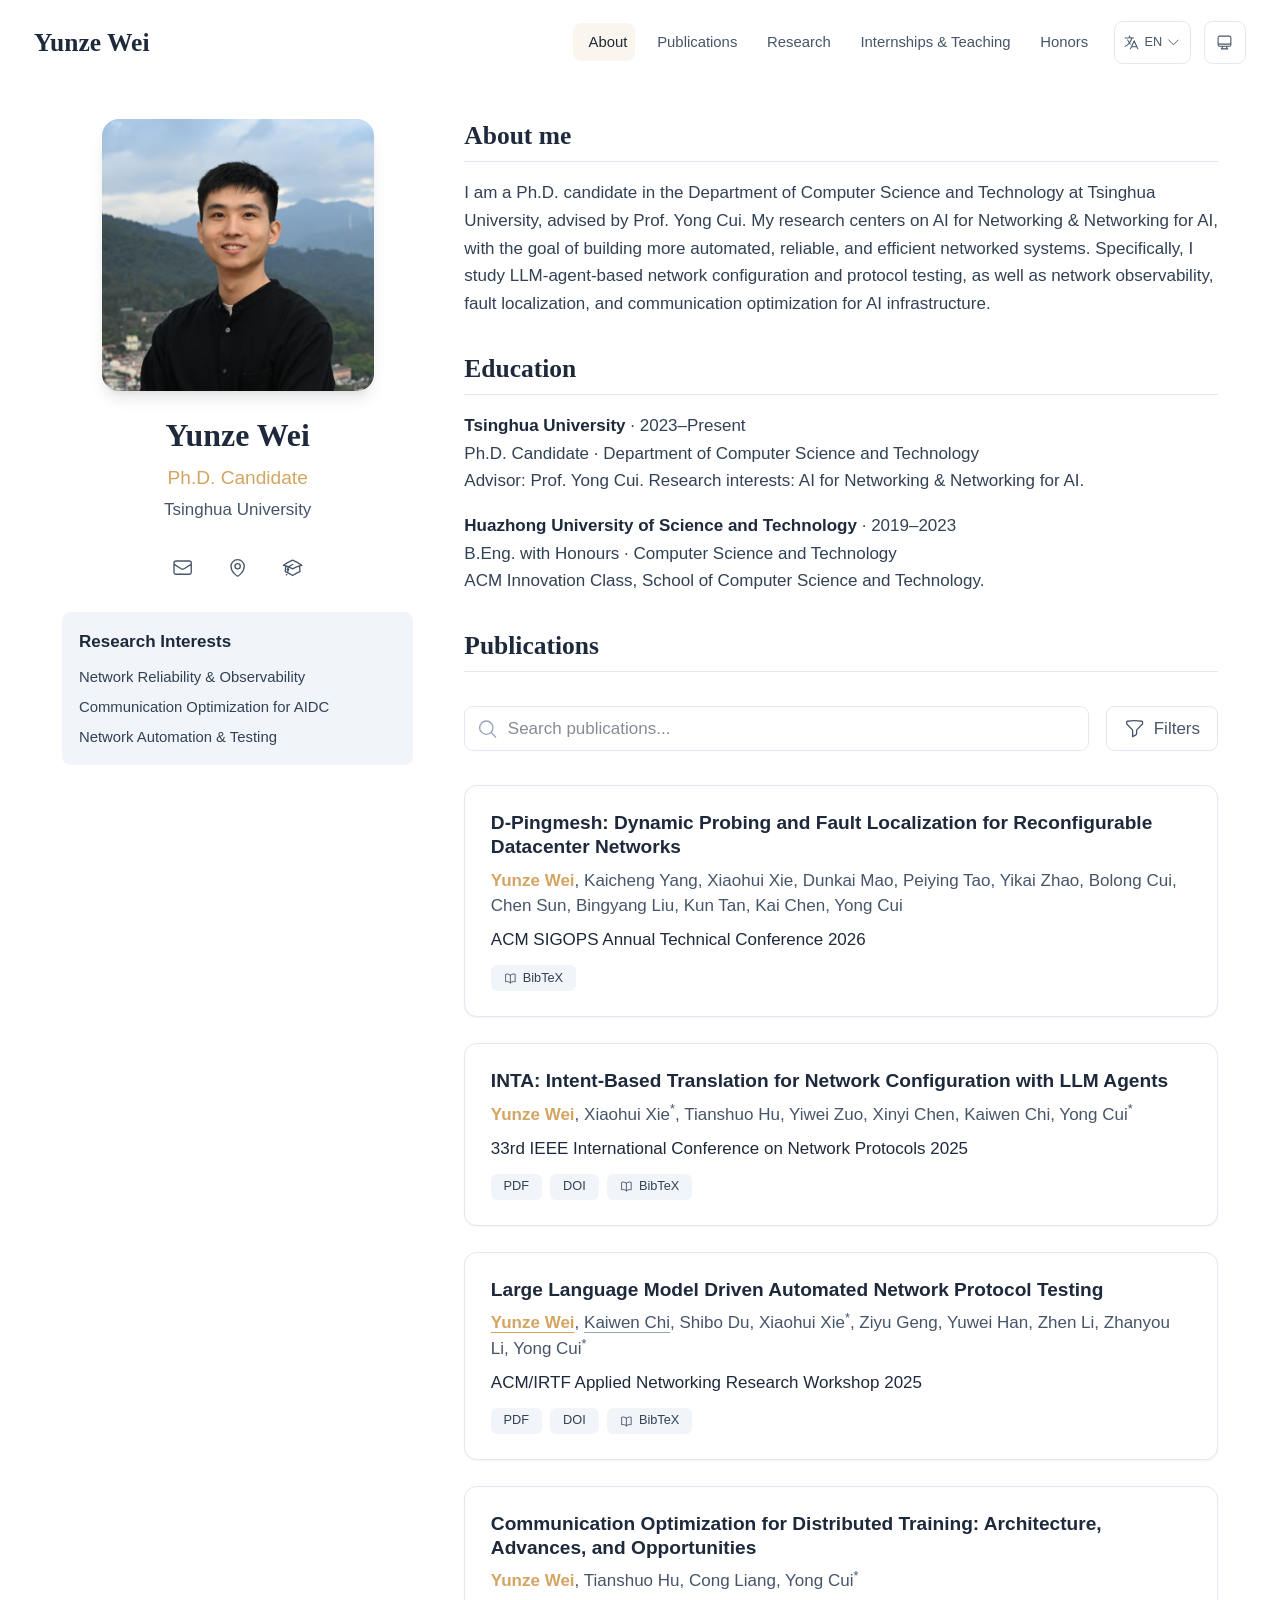
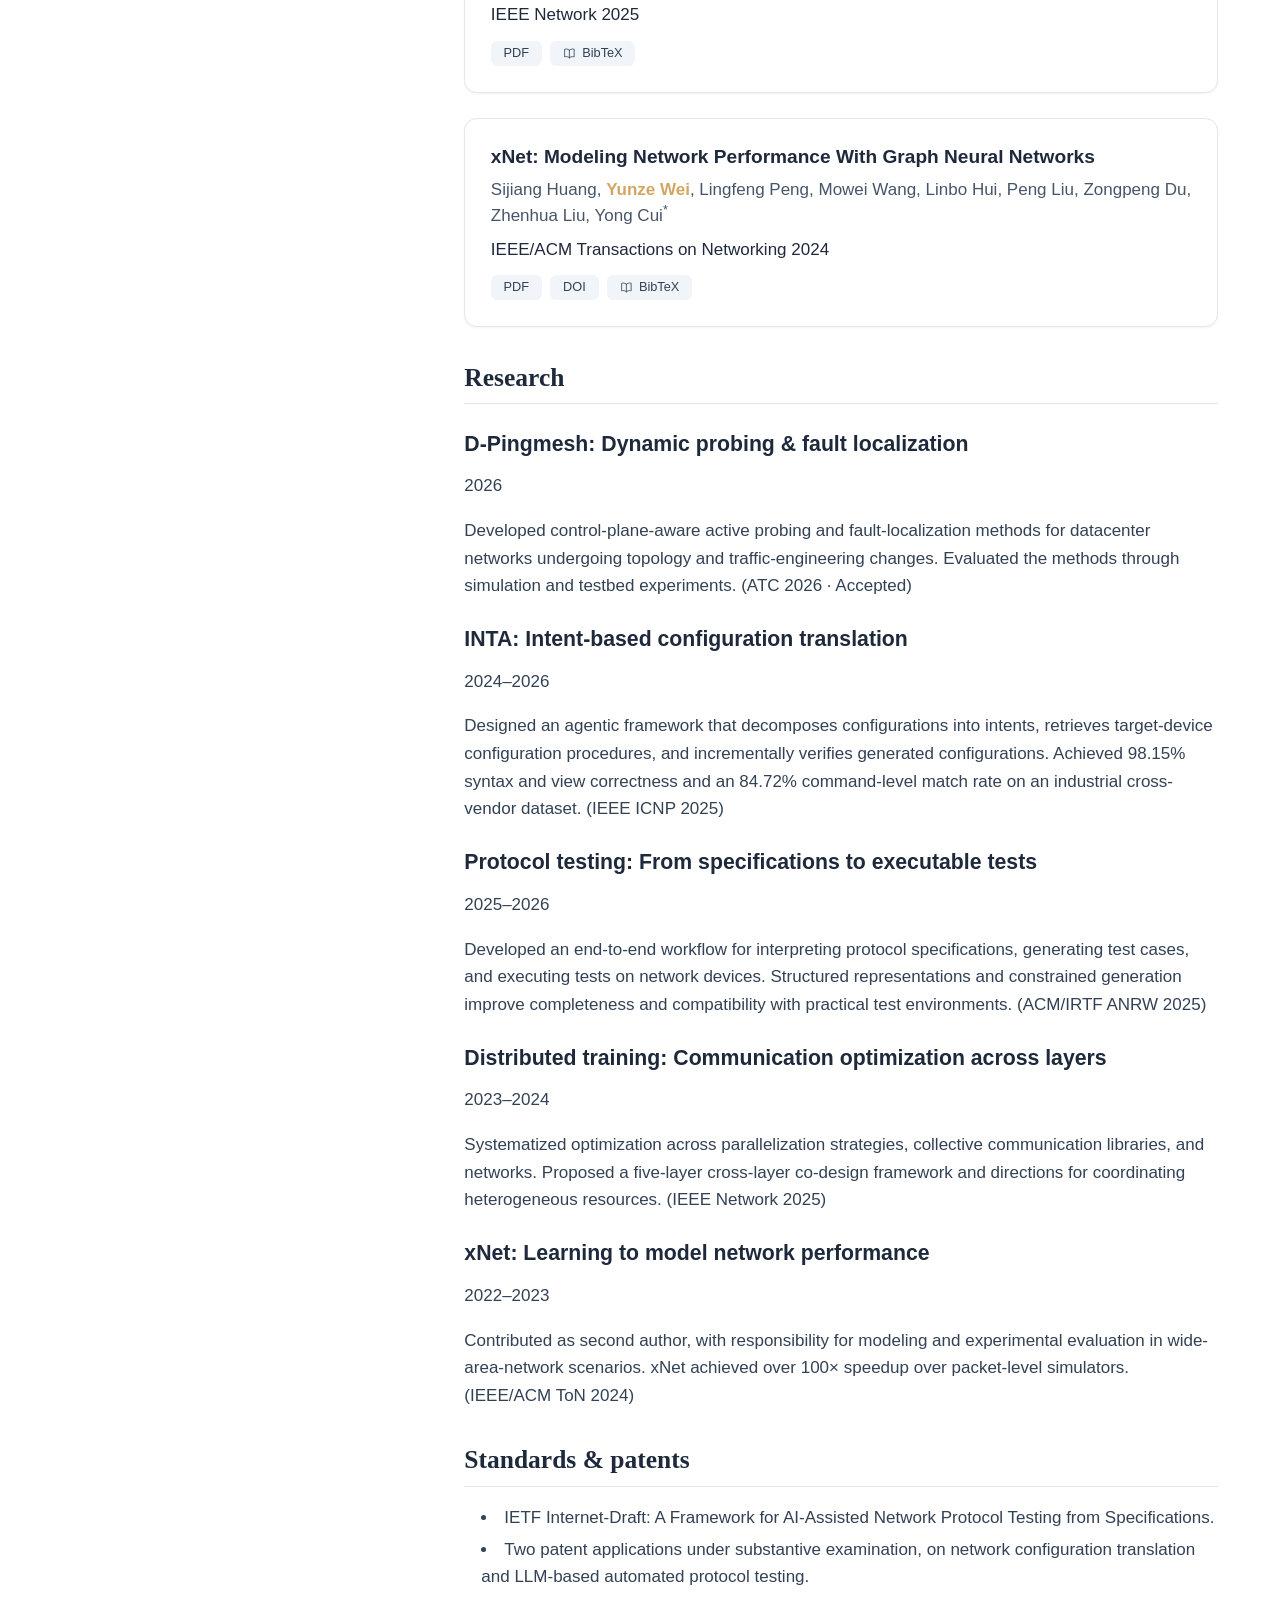
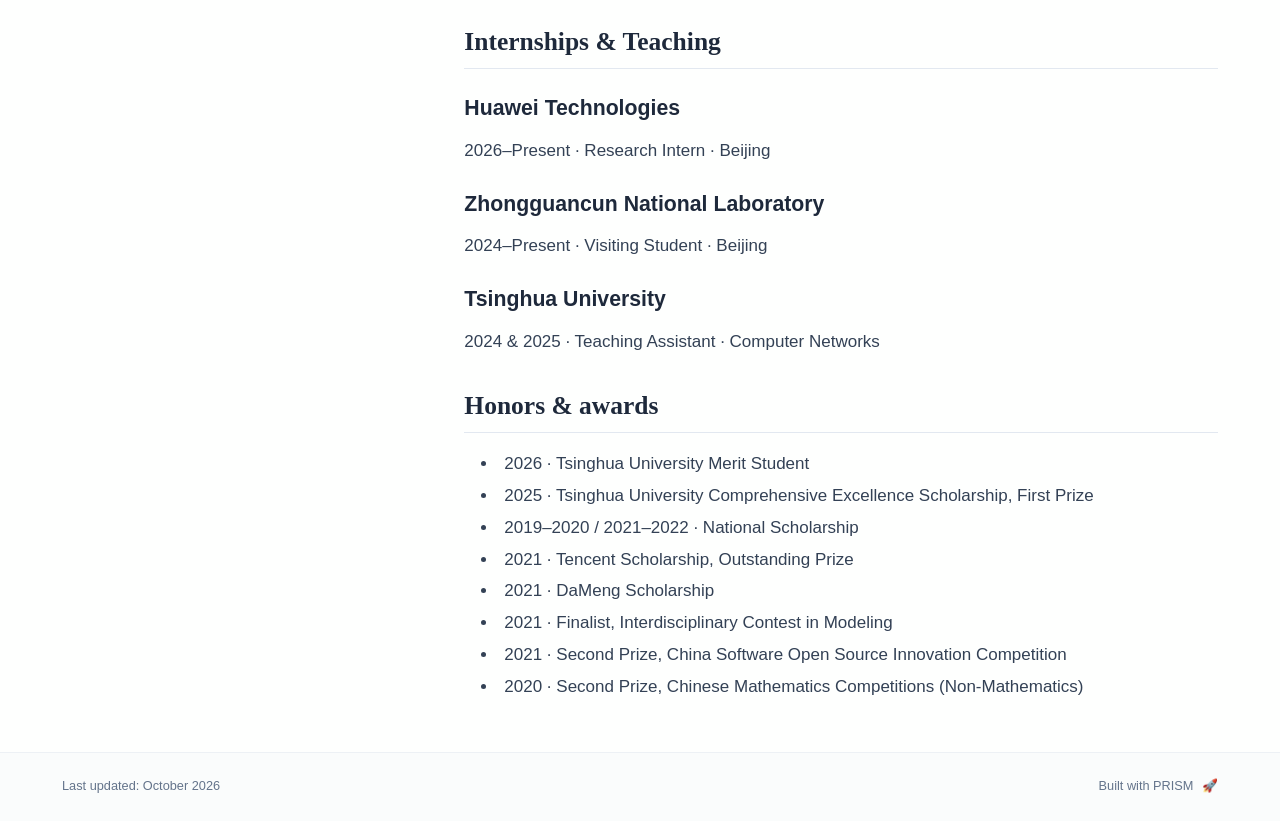
<file: index.html>
<!DOCTYPE html><html lang="en" class="scroll-smooth"><head><meta charSet="utf-8"/><meta name="viewport" content="width=device-width, initial-scale=1"/><link rel="preload" as="image" href="/bio.jpg"/><link rel="stylesheet" href="/_next/static/css/4e24a5f51312d075.css" data-precedence="next"/><link rel="preload" as="script" fetchPriority="low" href="/_next/static/chunks/webpack-679b75d1c4c2027c.js"/><script src="/_next/static/chunks/4bd1b696-70b6d399998de86a.js" async=""></script><script src="/_next/static/chunks/684-5aaa8290a129f299.js" async=""></script><script src="/_next/static/chunks/main-app-5a9e0c9a00fca289.js" async=""></script><script src="/_next/static/chunks/461-a9a5d7b05a71d978.js" async=""></script><script src="/_next/static/chunks/874-6cc630662f3664af.js" async=""></script><script src="/_next/static/chunks/291-e39730cc9327e39b.js" async=""></script><script src="/_next/static/chunks/app/layout-a68a4ec8c9a90234.js" async=""></script><script src="/_next/static/chunks/178-595a94b9af1e67b5.js" async=""></script><script src="/_next/static/chunks/748-1b493219cdc8b791.js" async=""></script><script src="/_next/static/chunks/app/page-a76b5cdf10793e28.js" async=""></script><link rel="icon" href="/favicon.svg" type="image/svg+xml"/><script>
              try {
                const theme = localStorage.getItem('theme-storage');
                const parsed = theme ? JSON.parse(theme) : null;
                const setting = parsed?.state?.theme || 'system';
                const prefersDark = typeof window !== 'undefined' && window.matchMedia && window.matchMedia('(prefers-color-scheme: dark)').matches;
                const effective = setting === 'dark' ? 'dark' : (setting === 'light' ? 'light' : (prefersDark ? 'dark' : 'light'));
                var root = document.documentElement;
                root.classList.add(effective);
                root.setAttribute('data-theme', effective);
              } catch (e) {
                var root = document.documentElement;
                root.classList.add('light');
                root.setAttribute('data-theme', 'light');
              }
            </script><script>
    try {
      const cfg = {"enabled":true,"locales":["en","zh"],"defaultLocale":"en","mode":"fixed","fixedLocale":"en","persist":true,"switcher":true,"labels":{"en":"EN","zh":"中文"}};
      const storageKey = 'locale-storage';
      const normalize = (value) => typeof value === 'string' ? value.trim().replace('_', '-').toLowerCase() : '';
      const matchLocale = (candidate) => {
        const normalized = normalize(candidate);
        if (!normalized) return null;
        if (cfg.locales.includes(normalized)) return normalized;
        const language = normalized.split('-')[0];
        if (cfg.locales.includes(language)) return language;
        return null;
      };

      let resolved = null;

      if (!cfg.enabled) {
        resolved = cfg.defaultLocale;
      } else if (cfg.persist) {
        resolved = matchLocale(localStorage.getItem(storageKey));
      }

      if (!resolved) {
        if (cfg.mode === 'fixed') {
          resolved = cfg.fixedLocale;
        } else {
          resolved = matchLocale(navigator.language);
        }
      }

      if (!resolved) {
        resolved = cfg.defaultLocale;
      }

      const root = document.documentElement;
      root.lang = resolved;
      root.setAttribute('data-locale', resolved);

      if (cfg.persist) {
        localStorage.setItem(storageKey, resolved);
      }
    } catch (e) {
      const root = document.documentElement;
      root.lang = 'en';
      root.setAttribute('data-locale', 'en');
    }
  </script><title>Yunze Wei (WheaterW) | Ph.D. Candidate | Tsinghua University</title><meta name="description" content="Yunze Wei, Ph.D. candidate at Tsinghua University. AI for Networking &amp; Networking for AI: network configuration, protocol testing, reliability, and communication optimization."/><meta name="author" content="Yunze Wei"/><meta name="keywords" content="Yunze Wei,PhD,Research,Tsinghua University"/><meta name="creator" content="Yunze Wei"/><meta name="publisher" content="Yunze Wei"/><meta property="og:title" content="Yunze Wei (WheaterW) | Ph.D. Candidate | Tsinghua University"/><meta property="og:description" content="Yunze Wei, Ph.D. candidate at Tsinghua University. AI for Networking &amp; Networking for AI: network configuration, protocol testing, reliability, and communication optimization."/><meta property="og:site_name" content="Yunze Wei&#x27;s Academic Website"/><meta property="og:locale" content="en_US"/><meta property="og:type" content="website"/><meta name="twitter:card" content="summary"/><meta name="twitter:title" content="Yunze Wei (WheaterW) | Ph.D. Candidate | Tsinghua University"/><meta name="twitter:description" content="Yunze Wei, Ph.D. candidate at Tsinghua University. AI for Networking &amp; Networking for AI: network configuration, protocol testing, reliability, and communication optimization."/><link rel="icon" href="/favicon.svg"/><script>document.querySelectorAll('body link[rel="icon"], body link[rel="apple-touch-icon"]').forEach(el => document.head.appendChild(el))</script><script src="/_next/static/chunks/polyfills-42372ed130431b0a.js" noModule=""></script></head><body class="font-sans antialiased"><div style="visibility:hidden"><nav class="fixed top-0 left-0 right-0 z-50" data-headlessui-state=""><div class="transition-all duration-300 ease-out bg-transparent" style="transform:translateY(-100px)"><div class="max-w-7xl mx-auto px-4 sm:px-6 lg:px-8"><div class="flex justify-between items-center h-16 lg:h-20"><div class="flex-shrink-0" tabindex="0"><a class="text-xl lg:text-2xl font-serif font-semibold text-primary hover:text-accent transition-colors duration-200" href="/">Yunze Wei</a></div><div class="hidden lg:block"><div class="ml-10 flex items-center space-x-3"><div class="relative flex items-baseline space-x-1"><a data-nav-href="/#about" class="relative px-3 py-2 text-sm font-medium rounded-lg transition-colors duration-150 text-primary" href="/#about">About</a><a data-nav-href="/#publications" class="relative px-3 py-2 text-sm font-medium rounded-lg transition-colors duration-150 text-neutral-600" href="/#publications">Publications</a><a data-nav-href="/#research" class="relative px-3 py-2 text-sm font-medium rounded-lg transition-colors duration-150 text-neutral-600" href="/#research">Research</a><a data-nav-href="/#experience" class="relative px-3 py-2 text-sm font-medium rounded-lg transition-colors duration-150 text-neutral-600" href="/#experience">Internships &amp; Teaching</a><a data-nav-href="/#awards" class="relative px-3 py-2 text-sm font-medium rounded-lg transition-colors duration-150 text-neutral-600" href="/#awards">Honors</a></div><div class="flex items-center justify-center w-14 h-10 rounded-lg border border-neutral-200 dark:border-[rgba(148,163,184,0.24)] bg-background dark:bg-neutral-800"><div class="w-6 h-4 rounded bg-neutral-300 animate-pulse"></div></div><div class="flex items-center justify-center w-10 h-10 rounded-lg border border-neutral-200 dark:border-[rgba(148,163,184,0.24)] bg-background dark:bg-neutral-800"><div class="w-4 h-4 rounded-full bg-neutral-300 animate-pulse"></div></div></div></div><div class="lg:hidden flex items-center space-x-2"><div class="flex items-center justify-center w-14 h-10 rounded-lg border border-neutral-200 dark:border-[rgba(148,163,184,0.24)] bg-background dark:bg-neutral-800"><div class="w-6 h-4 rounded bg-neutral-300 animate-pulse"></div></div><div class="flex items-center justify-center w-10 h-10 rounded-lg border border-neutral-200 dark:border-[rgba(148,163,184,0.24)] bg-background dark:bg-neutral-800"><div class="w-4 h-4 rounded-full bg-neutral-300 animate-pulse"></div></div><button class="inline-flex items-center justify-center p-2 rounded-md text-neutral-600 hover:text-primary hover:bg-neutral-100 dark:hover:bg-neutral-800 focus:outline-none focus:ring-2 focus:ring-inset focus:ring-accent transition-colors duration-200" id="headlessui-disclosure-button-«R7pdb»" type="button" aria-expanded="false" data-headlessui-state=""><span class="sr-only">Open main menu</span><div><svg xmlns="http://www.w3.org/2000/svg" fill="none" viewBox="0 0 24 24" stroke-width="1.5" stroke="currentColor" aria-hidden="true" data-slot="icon" class="block h-6 w-6"><path stroke-linecap="round" stroke-linejoin="round" d="M3.75 6.75h16.5M3.75 12h16.5m-16.5 5.25h16.5"></path></svg></div></button></div></div></div></div></nav><main class="min-h-screen pt-16 lg:pt-20"><div class="max-w-6xl mx-auto px-4 sm:px-6 lg:px-8 py-8 bg-background min-h-screen"><div class="grid grid-cols-1 lg:grid-cols-3 gap-12"><div class="lg:col-span-1"><div class="sticky top-28" style="opacity:0;transform:translateY(20px)"><div class="w-64 h-64 mx-auto mb-6 rounded-2xl overflow-hidden shadow-lg hover:shadow-xl transition-all duration-200 hover:scale-105"><img alt="Yunze Wei" width="256" height="256" decoding="async" data-nimg="1" class="w-full h-full object-cover object-[32%_center]" style="color:transparent" src="/bio.jpg"/></div><div class="text-center mb-6"><h1 class="text-3xl font-serif font-bold text-primary mb-2">Yunze Wei</h1><p class="text-lg text-accent font-medium mb-1">Ph.D. Candidate</p><p class="text-neutral-600 mb-2">Tsinghua University</p></div><div class="flex flex-wrap justify-center gap-3 sm:gap-4 mb-6 relative px-2"><div class="relative"><button class="p-2 sm:p-2 transition-colors duration-200 text-neutral-600 dark:text-neutral-400 hover:text-accent" aria-label="Email"><svg xmlns="http://www.w3.org/2000/svg" fill="none" viewBox="0 0 24 24" stroke-width="1.5" stroke="currentColor" aria-hidden="true" data-slot="icon" class="h-5 w-5"><path stroke-linecap="round" stroke-linejoin="round" d="M21.75 6.75v10.5a2.25 2.25 0 0 1-2.25 2.25h-15a2.25 2.25 0 0 1-2.25-2.25V6.75m19.5 0A2.25 2.25 0 0 0 19.5 4.5h-15a2.25 2.25 0 0 0-2.25 2.25m19.5 0v.243a2.25 2.25 0 0 1-1.07 1.916l-7.5 4.615a2.25 2.25 0 0 1-2.36 0L3.32 8.91a2.25 2.25 0 0 1-1.07-1.916V6.75"></path></svg></button></div><div class="relative"><button class="p-2 sm:p-2 transition-colors duration-200 text-neutral-600 dark:text-neutral-400 hover:text-accent" aria-label="Location"><svg xmlns="http://www.w3.org/2000/svg" fill="none" viewBox="0 0 24 24" stroke-width="1.5" stroke="currentColor" aria-hidden="true" data-slot="icon" class="h-5 w-5"><path stroke-linecap="round" stroke-linejoin="round" d="M15 10.5a3 3 0 1 1-6 0 3 3 0 0 1 6 0Z"></path><path stroke-linecap="round" stroke-linejoin="round" d="M19.5 10.5c0 7.142-7.5 11.25-7.5 11.25S4.5 17.642 4.5 10.5a7.5 7.5 0 1 1 15 0Z"></path></svg></button></div><a href="https://scholar.google.com/citations?user=lNP6GM8AAAAJ" target="_blank" rel="noopener noreferrer" class="p-2 sm:p-2 text-neutral-600 dark:text-neutral-400 hover:text-accent transition-colors duration-200" aria-label="Google Scholar"><svg xmlns="http://www.w3.org/2000/svg" fill="none" viewBox="0 0 24 24" stroke-width="1.5" stroke="currentColor" aria-hidden="true" data-slot="icon" class="h-5 w-5"><path stroke-linecap="round" stroke-linejoin="round" d="M4.26 10.147a60.438 60.438 0 0 0-.491 6.347A48.62 48.62 0 0 1 12 20.904a48.62 48.62 0 0 1 8.232-4.41 60.46 60.46 0 0 0-.491-6.347m-15.482 0a50.636 50.636 0 0 0-2.658-.813A59.906 59.906 0 0 1 12 3.493a59.903 59.903 0 0 1 10.399 5.84c-.896.248-1.783.52-2.658.814m-15.482 0A50.717 50.717 0 0 1 12 13.489a50.702 50.702 0 0 1 7.74-3.342M6.75 15a.75.75 0 1 0 0-1.5.75.75 0 0 0 0 1.5Zm0 0v-3.675A55.378 55.378 0 0 1 12 8.443m-7.007 11.55A5.981 5.981 0 0 0 6.75 15.75v-1.5"></path></svg></a></div><div class="bg-neutral-100 dark:bg-neutral-800 rounded-lg p-4 mb-6 hover:shadow-lg transition-all duration-200 hover:scale-[1.02]"><h3 class="font-semibold text-primary mb-3">Research Interests</h3><div class="space-y-2 text-sm text-neutral-700 dark:text-neutral-500"><div>Network Reliability &amp; Observability</div><div>Communication Optimization for AIDC</div><div>Network Automation &amp; Testing</div></div></div></div></div><div class="lg:col-span-2 space-y-8"><section id="about" class="scroll-mt-24 space-y-8"><section style="opacity:0;transform:translateY(20px)"><h2 class="text-2xl font-serif font-bold text-primary mb-4 border-b border-neutral-200 dark:border-neutral-800 pb-2">About me</h2><div class="text-neutral-700 dark:text-neutral-600 leading-relaxed"><p class="mb-4 last:mb-0">I am a Ph.D. candidate in the Department of Computer Science and Technology at Tsinghua University, advised by Prof. Yong Cui. My research centers on AI for Networking &amp; Networking for AI, with the goal of building more automated, reliable, and efficient networked systems. Specifically, I study LLM-agent-based network configuration and protocol testing, as well as network observability, fault localization, and communication optimization for AI infrastructure.</p>
<h2 class="text-2xl font-serif font-bold text-primary mt-8 mb-4 border-b border-neutral-200 dark:border-neutral-800 pb-2">Education</h2>
<p class="mb-4 last:mb-0"><strong class="font-semibold text-primary">Tsinghua University</strong> · 2023–Present<br/>
<!-- -->Ph.D. Candidate · Department of Computer Science and Technology<br/>
<!-- -->Advisor: Prof. Yong Cui. Research interests: AI for Networking &amp; Networking for AI.</p>
<p class="mb-4 last:mb-0"><strong class="font-semibold text-primary">Huazhong University of Science and Technology</strong> · 2019–2023<br/>
<!-- -->B.Eng. with Honours · Computer Science and Technology<br/>
<!-- -->ACM Innovation Class, School of Computer Science and Technology.</p></div></section></section><section id="publications" class="scroll-mt-24 space-y-8"><div style="opacity:0;transform:translateY(20px)"><div class="mb-8"><h1 class="text-2xl font-serif font-bold text-primary mb-4 border-b border-neutral-200 dark:border-neutral-800 pb-2">Publications</h1></div><div class="mb-8 space-y-4"><div class="flex flex-col sm:flex-row gap-4"><div class="relative flex-grow"><svg xmlns="http://www.w3.org/2000/svg" fill="none" viewBox="0 0 24 24" stroke-width="1.5" stroke="currentColor" aria-hidden="true" data-slot="icon" class="absolute left-3 top-1/2 transform -translate-y-1/2 h-5 w-5 text-neutral-400"><path stroke-linecap="round" stroke-linejoin="round" d="m21 21-5.197-5.197m0 0A7.5 7.5 0 1 0 5.196 5.196a7.5 7.5 0 0 0 10.607 10.607Z"></path></svg><input type="text" placeholder="Search publications..." class="w-full pl-10 pr-4 py-2 rounded-lg border border-neutral-200 dark:border-neutral-800 bg-white dark:bg-neutral-900 focus:ring-2 focus:ring-accent focus:border-transparent transition-all duration-200" value=""/></div><button class="flex items-center justify-center px-4 py-2 rounded-lg border transition-all duration-200 bg-white dark:bg-neutral-900 border-neutral-200 dark:border-neutral-800 text-neutral-600 hover:border-accent hover:text-accent"><svg xmlns="http://www.w3.org/2000/svg" fill="none" viewBox="0 0 24 24" stroke-width="1.5" stroke="currentColor" aria-hidden="true" data-slot="icon" class="h-5 w-5 mr-2"><path stroke-linecap="round" stroke-linejoin="round" d="M12 3c2.755 0 5.455.232 8.083.678.533.09.917.556.917 1.096v1.044a2.25 2.25 0 0 1-.659 1.591l-5.432 5.432a2.25 2.25 0 0 0-.659 1.591v2.927a2.25 2.25 0 0 1-1.244 2.013L9.75 21v-6.568a2.25 2.25 0 0 0-.659-1.591L3.659 7.409A2.25 2.25 0 0 1 3 5.818V4.774c0-.54.384-1.006.917-1.096A48.32 48.32 0 0 1 12 3Z"></path></svg>Filters</button></div></div><div class="space-y-6"><div class="bg-white dark:bg-neutral-900 p-6 rounded-xl shadow-sm border border-neutral-200 dark:border-neutral-800 hover:shadow-md transition-all duration-200" style="opacity:0;transform:translateY(20px)"><div class="flex flex-col md:flex-row gap-6"><div class="flex-grow"><h3 class="text-lg font-semibold text-primary mb-2 leading-tight">D-Pingmesh: Dynamic Probing and Fault Localization for Reconfigurable Datacenter Networks</h3><p class="text-base text-neutral-600 dark:text-neutral-400 mb-2"><span><span class="font-semibold text-accent ">Yunze Wei</span>, </span><span><span class=" ">Kaicheng Yang</span>, </span><span><span class=" ">Xiaohui Xie</span>, </span><span><span class=" ">Dunkai Mao</span>, </span><span><span class=" ">Peiying Tao</span>, </span><span><span class=" ">Yikai Zhao</span>, </span><span><span class=" ">Bolong Cui</span>, </span><span><span class=" ">Chen Sun</span>, </span><span><span class=" ">Bingyang Liu</span>, </span><span><span class=" ">Kun Tan</span>, </span><span><span class=" ">Kai Chen</span>, </span><span><span class=" ">Yong Cui</span></span></p><p class="text-base font-medium text-neutral-800 dark:text-neutral-600 mb-3">ACM SIGOPS Annual Technical Conference<!-- --> <!-- -->2026</p><div class="flex flex-wrap gap-2 mt-auto"><button class="inline-flex items-center px-3 py-1 rounded-md text-xs font-medium transition-colors bg-neutral-100 dark:bg-neutral-800 text-neutral-700 dark:text-neutral-300 hover:bg-accent hover:text-white"><svg xmlns="http://www.w3.org/2000/svg" fill="none" viewBox="0 0 24 24" stroke-width="1.5" stroke="currentColor" aria-hidden="true" data-slot="icon" class="h-3 w-3 mr-1.5"><path stroke-linecap="round" stroke-linejoin="round" d="M12 6.042A8.967 8.967 0 0 0 6 3.75c-1.052 0-2.062.18-3 .512v14.25A8.987 8.987 0 0 1 6 18c2.305 0 4.408.867 6 2.292m0-14.25a8.966 8.966 0 0 1 6-2.292c1.052 0 2.062.18 3 .512v14.25A8.987 8.987 0 0 0 18 18a8.967 8.967 0 0 0-6 2.292m0-14.25v14.25"></path></svg>BibTeX</button></div></div></div></div><div class="bg-white dark:bg-neutral-900 p-6 rounded-xl shadow-sm border border-neutral-200 dark:border-neutral-800 hover:shadow-md transition-all duration-200" style="opacity:0;transform:translateY(20px)"><div class="flex flex-col md:flex-row gap-6"><div class="flex-grow"><h3 class="text-lg font-semibold text-primary mb-2 leading-tight">INTA: Intent-Based Translation for Network Configuration with LLM Agents</h3><p class="text-base text-neutral-600 dark:text-neutral-400 mb-2"><span><span class="font-semibold text-accent ">Yunze Wei</span>, </span><span><span class=" ">Xiaohui Xie</span><sup class="ml-0 text-neutral-600 dark:text-neutral-400">*</sup>, </span><span><span class=" ">Tianshuo Hu</span>, </span><span><span class=" ">Yiwei Zuo</span>, </span><span><span class=" ">Xinyi Chen</span>, </span><span><span class=" ">Kaiwen Chi</span>, </span><span><span class=" ">Yong Cui</span><sup class="ml-0 text-neutral-600 dark:text-neutral-400">*</sup></span></p><p class="text-base font-medium text-neutral-800 dark:text-neutral-600 mb-3">33rd IEEE International Conference on Network Protocols<!-- --> <!-- -->2025</p><div class="flex flex-wrap gap-2 mt-auto"><a href="/papers/inta.pdf" target="_blank" rel="noopener noreferrer" class="inline-flex items-center px-3 py-1 rounded-md text-xs font-medium bg-neutral-100 dark:bg-neutral-800 text-neutral-700 dark:text-neutral-300 hover:bg-accent hover:text-white transition-colors">PDF</a><a href="https://doi.org/10.1109/ICNP65844.2025.11192391" target="_blank" rel="noopener noreferrer" class="inline-flex items-center px-3 py-1 rounded-md text-xs font-medium bg-neutral-100 dark:bg-neutral-800 text-neutral-700 dark:text-neutral-300 hover:bg-accent hover:text-white transition-colors">DOI</a><button class="inline-flex items-center px-3 py-1 rounded-md text-xs font-medium transition-colors bg-neutral-100 dark:bg-neutral-800 text-neutral-700 dark:text-neutral-300 hover:bg-accent hover:text-white"><svg xmlns="http://www.w3.org/2000/svg" fill="none" viewBox="0 0 24 24" stroke-width="1.5" stroke="currentColor" aria-hidden="true" data-slot="icon" class="h-3 w-3 mr-1.5"><path stroke-linecap="round" stroke-linejoin="round" d="M12 6.042A8.967 8.967 0 0 0 6 3.75c-1.052 0-2.062.18-3 .512v14.25A8.987 8.987 0 0 1 6 18c2.305 0 4.408.867 6 2.292m0-14.25a8.966 8.966 0 0 1 6-2.292c1.052 0 2.062.18 3 .512v14.25A8.987 8.987 0 0 0 18 18a8.967 8.967 0 0 0-6 2.292m0-14.25v14.25"></path></svg>BibTeX</button></div></div></div></div><div class="bg-white dark:bg-neutral-900 p-6 rounded-xl shadow-sm border border-neutral-200 dark:border-neutral-800 hover:shadow-md transition-all duration-200" style="opacity:0;transform:translateY(20px)"><div class="flex flex-col md:flex-row gap-6"><div class="flex-grow"><h3 class="text-lg font-semibold text-primary mb-2 leading-tight">Large Language Model Driven Automated Network Protocol Testing</h3><p class="text-base text-neutral-600 dark:text-neutral-400 mb-2"><span><span class="font-semibold text-accent underline underline-offset-4 decoration-accent">Yunze Wei</span>, </span><span><span class=" underline underline-offset-4 decoration-neutral-400">Kaiwen Chi</span>, </span><span><span class=" ">Shibo Du</span>, </span><span><span class=" ">Xiaohui Xie</span><sup class="ml-0 text-neutral-600 dark:text-neutral-400">*</sup>, </span><span><span class=" ">Ziyu Geng</span>, </span><span><span class=" ">Yuwei Han</span>, </span><span><span class=" ">Zhen Li</span>, </span><span><span class=" ">Zhanyou Li</span>, </span><span><span class=" ">Yong Cui</span><sup class="ml-0 text-neutral-600 dark:text-neutral-400">*</sup></span></p><p class="text-base font-medium text-neutral-800 dark:text-neutral-600 mb-3">ACM/IRTF Applied Networking Research Workshop<!-- --> <!-- -->2025</p><div class="flex flex-wrap gap-2 mt-auto"><a href="/papers/protocol-testing.pdf" target="_blank" rel="noopener noreferrer" class="inline-flex items-center px-3 py-1 rounded-md text-xs font-medium bg-neutral-100 dark:bg-neutral-800 text-neutral-700 dark:text-neutral-300 hover:bg-accent hover:text-white transition-colors">PDF</a><a href="https://doi.org/10.1145/3744200.3744763" target="_blank" rel="noopener noreferrer" class="inline-flex items-center px-3 py-1 rounded-md text-xs font-medium bg-neutral-100 dark:bg-neutral-800 text-neutral-700 dark:text-neutral-300 hover:bg-accent hover:text-white transition-colors">DOI</a><button class="inline-flex items-center px-3 py-1 rounded-md text-xs font-medium transition-colors bg-neutral-100 dark:bg-neutral-800 text-neutral-700 dark:text-neutral-300 hover:bg-accent hover:text-white"><svg xmlns="http://www.w3.org/2000/svg" fill="none" viewBox="0 0 24 24" stroke-width="1.5" stroke="currentColor" aria-hidden="true" data-slot="icon" class="h-3 w-3 mr-1.5"><path stroke-linecap="round" stroke-linejoin="round" d="M12 6.042A8.967 8.967 0 0 0 6 3.75c-1.052 0-2.062.18-3 .512v14.25A8.987 8.987 0 0 1 6 18c2.305 0 4.408.867 6 2.292m0-14.25a8.966 8.966 0 0 1 6-2.292c1.052 0 2.062.18 3 .512v14.25A8.987 8.987 0 0 0 18 18a8.967 8.967 0 0 0-6 2.292m0-14.25v14.25"></path></svg>BibTeX</button></div></div></div></div><div class="bg-white dark:bg-neutral-900 p-6 rounded-xl shadow-sm border border-neutral-200 dark:border-neutral-800 hover:shadow-md transition-all duration-200" style="opacity:0;transform:translateY(20px)"><div class="flex flex-col md:flex-row gap-6"><div class="flex-grow"><h3 class="text-lg font-semibold text-primary mb-2 leading-tight">Communication Optimization for Distributed Training: Architecture, Advances, and Opportunities</h3><p class="text-base text-neutral-600 dark:text-neutral-400 mb-2"><span><span class="font-semibold text-accent ">Yunze Wei</span>, </span><span><span class=" ">Tianshuo Hu</span>, </span><span><span class=" ">Cong Liang</span>, </span><span><span class=" ">Yong Cui</span><sup class="ml-0 text-neutral-600 dark:text-neutral-400">*</sup></span></p><p class="text-base font-medium text-neutral-800 dark:text-neutral-600 mb-3">IEEE Network<!-- --> <!-- -->2025</p><div class="flex flex-wrap gap-2 mt-auto"><a href="/papers/communication.pdf" target="_blank" rel="noopener noreferrer" class="inline-flex items-center px-3 py-1 rounded-md text-xs font-medium bg-neutral-100 dark:bg-neutral-800 text-neutral-700 dark:text-neutral-300 hover:bg-accent hover:text-white transition-colors">PDF</a><button class="inline-flex items-center px-3 py-1 rounded-md text-xs font-medium transition-colors bg-neutral-100 dark:bg-neutral-800 text-neutral-700 dark:text-neutral-300 hover:bg-accent hover:text-white"><svg xmlns="http://www.w3.org/2000/svg" fill="none" viewBox="0 0 24 24" stroke-width="1.5" stroke="currentColor" aria-hidden="true" data-slot="icon" class="h-3 w-3 mr-1.5"><path stroke-linecap="round" stroke-linejoin="round" d="M12 6.042A8.967 8.967 0 0 0 6 3.75c-1.052 0-2.062.18-3 .512v14.25A8.987 8.987 0 0 1 6 18c2.305 0 4.408.867 6 2.292m0-14.25a8.966 8.966 0 0 1 6-2.292c1.052 0 2.062.18 3 .512v14.25A8.987 8.987 0 0 0 18 18a8.967 8.967 0 0 0-6 2.292m0-14.25v14.25"></path></svg>BibTeX</button></div></div></div></div><div class="bg-white dark:bg-neutral-900 p-6 rounded-xl shadow-sm border border-neutral-200 dark:border-neutral-800 hover:shadow-md transition-all duration-200" style="opacity:0;transform:translateY(20px)"><div class="flex flex-col md:flex-row gap-6"><div class="flex-grow"><h3 class="text-lg font-semibold text-primary mb-2 leading-tight">xNet: Modeling Network Performance With Graph Neural Networks</h3><p class="text-base text-neutral-600 dark:text-neutral-400 mb-2"><span><span class=" ">Sijiang Huang</span>, </span><span><span class="font-semibold text-accent ">Yunze Wei</span>, </span><span><span class=" ">Lingfeng Peng</span>, </span><span><span class=" ">Mowei Wang</span>, </span><span><span class=" ">Linbo Hui</span>, </span><span><span class=" ">Peng Liu</span>, </span><span><span class=" ">Zongpeng Du</span>, </span><span><span class=" ">Zhenhua Liu</span>, </span><span><span class=" ">Yong Cui</span><sup class="ml-0 text-neutral-600 dark:text-neutral-400">*</sup></span></p><p class="text-base font-medium text-neutral-800 dark:text-neutral-600 mb-3">IEEE/ACM Transactions on Networking<!-- --> <!-- -->2024</p><div class="flex flex-wrap gap-2 mt-auto"><a href="/papers/xnet.pdf" target="_blank" rel="noopener noreferrer" class="inline-flex items-center px-3 py-1 rounded-md text-xs font-medium bg-neutral-100 dark:bg-neutral-800 text-neutral-700 dark:text-neutral-300 hover:bg-accent hover:text-white transition-colors">PDF</a><a href="https://doi.org/10.1109/TNET.2023.3329357" target="_blank" rel="noopener noreferrer" class="inline-flex items-center px-3 py-1 rounded-md text-xs font-medium bg-neutral-100 dark:bg-neutral-800 text-neutral-700 dark:text-neutral-300 hover:bg-accent hover:text-white transition-colors">DOI</a><button class="inline-flex items-center px-3 py-1 rounded-md text-xs font-medium transition-colors bg-neutral-100 dark:bg-neutral-800 text-neutral-700 dark:text-neutral-300 hover:bg-accent hover:text-white"><svg xmlns="http://www.w3.org/2000/svg" fill="none" viewBox="0 0 24 24" stroke-width="1.5" stroke="currentColor" aria-hidden="true" data-slot="icon" class="h-3 w-3 mr-1.5"><path stroke-linecap="round" stroke-linejoin="round" d="M12 6.042A8.967 8.967 0 0 0 6 3.75c-1.052 0-2.062.18-3 .512v14.25A8.987 8.987 0 0 1 6 18c2.305 0 4.408.867 6 2.292m0-14.25a8.966 8.966 0 0 1 6-2.292c1.052 0 2.062.18 3 .512v14.25A8.987 8.987 0 0 0 18 18a8.967 8.967 0 0 0-6 2.292m0-14.25v14.25"></path></svg>BibTeX</button></div></div></div></div></div></div></section><section id="research" class="scroll-mt-24 space-y-8"><div class="" style="opacity:0;transform:translateY(20px)"><h1 class="text-2xl font-serif font-bold text-primary mb-4 border-b border-neutral-200 dark:border-neutral-800 pb-2">Research</h1><div class="text-neutral-700 dark:text-neutral-600 leading-relaxed"><h3 class="text-xl font-semibold text-primary mt-6 mb-3">D-Pingmesh: Dynamic probing &amp; fault localization</h3>
<p class="mb-4 last:mb-0">2026</p>
<p class="mb-4 last:mb-0">Developed control-plane-aware active probing and fault-localization methods for datacenter networks undergoing topology and traffic-engineering changes. Evaluated the methods through simulation and testbed experiments. (ATC 2026 · Accepted)</p>
<h3 class="text-xl font-semibold text-primary mt-6 mb-3">INTA: Intent-based configuration translation</h3>
<p class="mb-4 last:mb-0">2024–2026</p>
<p class="mb-4 last:mb-0">Designed an agentic framework that decomposes configurations into intents, retrieves target-device configuration procedures, and incrementally verifies generated configurations. Achieved 98.15% syntax and view correctness and an 84.72% command-level match rate on an industrial cross-vendor dataset. (IEEE ICNP 2025)</p>
<h3 class="text-xl font-semibold text-primary mt-6 mb-3">Protocol testing: From specifications to executable tests</h3>
<p class="mb-4 last:mb-0">2025–2026</p>
<p class="mb-4 last:mb-0">Developed an end-to-end workflow for interpreting protocol specifications, generating test cases, and executing tests on network devices. Structured representations and constrained generation improve completeness and compatibility with practical test environments. (ACM/IRTF ANRW 2025)</p>
<h3 class="text-xl font-semibold text-primary mt-6 mb-3">Distributed training: Communication optimization across layers</h3>
<p class="mb-4 last:mb-0">2023–2024</p>
<p class="mb-4 last:mb-0">Systematized optimization across parallelization strategies, collective communication libraries, and networks. Proposed a five-layer cross-layer co-design framework and directions for coordinating heterogeneous resources. (IEEE Network 2025)</p>
<h3 class="text-xl font-semibold text-primary mt-6 mb-3">xNet: Learning to model network performance</h3>
<p class="mb-4 last:mb-0">2022–2023</p>
<p class="mb-4 last:mb-0">Contributed as second author, with responsibility for modeling and experimental evaluation in wide-area-network scenarios. xNet achieved over 100× speedup over packet-level simulators. (IEEE/ACM ToN 2024)</p>
<h2 class="text-2xl font-serif font-bold text-primary mt-8 mb-4 border-b border-neutral-200 dark:border-neutral-800 pb-2">Standards &amp; patents</h2>
<ul class="list-disc list-inside mb-4 space-y-1 ml-4">
<li class="mb-1">IETF Internet-Draft: A Framework for AI-Assisted Network Protocol Testing from Specifications.</li>
<li class="mb-1">Two patent applications under substantive examination, on network configuration translation and LLM-based automated protocol testing.</li>
</ul></div></div></section><section id="experience" class="scroll-mt-24 space-y-8"><div class="" style="opacity:0;transform:translateY(20px)"><h1 class="text-2xl font-serif font-bold text-primary mb-4 border-b border-neutral-200 dark:border-neutral-800 pb-2">Internships &amp; Teaching</h1><div class="text-neutral-700 dark:text-neutral-600 leading-relaxed"><h3 class="text-xl font-semibold text-primary mt-6 mb-3">Huawei Technologies</h3>
<p class="mb-4 last:mb-0">2026–Present · Research Intern · Beijing</p>
<h3 class="text-xl font-semibold text-primary mt-6 mb-3">Zhongguancun National Laboratory</h3>
<p class="mb-4 last:mb-0">2024–Present · Visiting Student · Beijing</p>
<h3 class="text-xl font-semibold text-primary mt-6 mb-3">Tsinghua University</h3>
<p class="mb-4 last:mb-0">2024 &amp; 2025 · Teaching Assistant · Computer Networks</p></div></div></section><section id="awards" class="scroll-mt-24 space-y-8"><div class="" style="opacity:0;transform:translateY(20px)"><h1 class="text-2xl font-serif font-bold text-primary mb-4 border-b border-neutral-200 dark:border-neutral-800 pb-2">Honors &amp; awards</h1><div class="text-neutral-700 dark:text-neutral-600 leading-relaxed"><ul class="list-disc list-inside mb-4 space-y-1 ml-4">
<li class="mb-1">2026 · Tsinghua University Merit Student</li>
<li class="mb-1">2025 · Tsinghua University Comprehensive Excellence Scholarship, First Prize</li>
<li class="mb-1">2019–2020 / 2021–2022 · National Scholarship</li>
<li class="mb-1">2021 · Tencent Scholarship, Outstanding Prize</li>
<li class="mb-1">2021 · DaMeng Scholarship</li>
<li class="mb-1">2021 · Finalist, Interdisciplinary Contest in Modeling</li>
<li class="mb-1">2021 · Second Prize, China Software Open Source Innovation Competition</li>
<li class="mb-1">2020 · Second Prize, Chinese Mathematics Competitions (Non-Mathematics)</li>
</ul></div></div></section></div></div></div><!--$--><!--/$--><!--$--><!--/$--></main><footer class="border-t border-neutral-200/50 bg-neutral-50/50 dark:bg-neutral-900/50 dark:border-neutral-700/50"><div class="max-w-6xl mx-auto px-4 sm:px-6 lg:px-8 py-6"><div class="flex flex-col sm:flex-row justify-between items-center gap-2"><p class="text-xs text-neutral-500">Last updated<!-- -->: <!-- -->October 2026</p><p class="text-xs text-neutral-500 flex items-center">Built with PRISM<span class="ml-2">🚀</span></p></div></div></footer></div><script src="/_next/static/chunks/webpack-679b75d1c4c2027c.js" async=""></script><script>(self.__next_f=self.__next_f||[]).push([0])</script><script>self.__next_f.push([1,"1:\"$Sreact.fragment\"\n3:I[3719,[\"461\",\"static/chunks/461-a9a5d7b05a71d978.js\",\"874\",\"static/chunks/874-6cc630662f3664af.js\",\"291\",\"static/chunks/291-e39730cc9327e39b.js\",\"177\",\"static/chunks/app/layout-a68a4ec8c9a90234.js\"],\"ThemeProvider\"]\n4:I[310,[\"461\",\"static/chunks/461-a9a5d7b05a71d978.js\",\"874\",\"static/chunks/874-6cc630662f3664af.js\",\"291\",\"static/chunks/291-e39730cc9327e39b.js\",\"177\",\"static/chunks/app/layout-a68a4ec8c9a90234.js\"],\"LocaleProvider\"]\n5:I[4574,[\"461\",\"static/chunks/461-a9a5d7b05a71d978.js\",\"874\",\"static/chunks/874-6cc630662f3664af.js\",\"291\",\"static/chunks/291-e39730cc9327e39b.js\",\"177\",\"static/chunks/app/layout-a68a4ec8c9a90234.js\"],\"default\"]\n6:I[7555,[],\"\"]\n7:I[1295,[],\"\"]\n8:I[2548,[\"461\",\"static/chunks/461-a9a5d7b05a71d978.js\",\"874\",\"static/chunks/874-6cc630662f3664af.js\",\"291\",\"static/chunks/291-e39730cc9327e39b.js\",\"177\",\"static/chunks/app/layout-a68a4ec8c9a90234.js\"],\"default\"]\n9:I[6613,[\"461\",\"static/chunks/461-a9a5d7b05a71d978.js\",\"178\",\"static/chunks/178-595a94b9af1e67b5.js\",\"874\",\"static/chunks/874-6cc630662f3664af.js\",\"748\",\"static/chunks/748-1b493219cdc8b791.js\",\"974\",\"static/chunks/app/page-a76b5cdf10793e28.js\"],\"default\"]\nb:I[9665,[],\"MetadataBoundary\"]\nd:I[9665,[],\"OutletBoundary\"]\n10:I[4911,[],\"AsyncMetadataOutlet\"]\n12:I[9665,[],\"ViewportBoundary\"]\n14:I[6614,[],\"\"]\n:HL[\"/_next/static/css/4e24a5f51312d075.css\",\"style\"]\n2:T5d3,\n    try {\n      const cfg = {\"enabled\":true,\"locales\":[\"en\",\"zh\"],\"defaultLocale\":\"en\",\"mode\":\"fixed\",\"fixedLocale\":\"en\",\"persist\":true,\"switcher\":true,\"labels\":{\"en\":\"EN\",\"zh\":\"中文\"}};\n      const storageKey = 'locale-storage';\n      const normalize = (value) =\u003e typeof value === 'string' ? value.trim().replace('_', '-').toLowerCase() : '';\n      const matchLocale = (candidate) =\u003e {\n        const normalized = normalize(candidate);\n        if (!normalized) return null;\n        if (cfg.locales.includes(normalized)) return normalized;\n        const language = normalized.split('-')[0];\n        if (cfg.locales.includes(language)) return language;\n        ret"])</script><script>self.__next_f.push([1,"urn null;\n      };\n\n      let resolved = null;\n\n      if (!cfg.enabled) {\n        resolved = cfg.defaultLocale;\n      } else if (cfg.persist) {\n        resolved = matchLocale(localStorage.getItem(storageKey));\n      }\n\n      if (!resolved) {\n        if (cfg.mode === 'fixed') {\n          resolved = cfg.fixedLocale;\n        } else {\n          resolved = matchLocale(navigator.language);\n        }\n      }\n\n      if (!resolved) {\n        resolved = cfg.defaultLocale;\n      }\n\n      const root = document.documentElement;\n      root.lang = resolved;\n      root.setAttribute('data-locale', resolved);\n\n      if (cfg.persist) {\n        localStorage.setItem(storageKey, resolved);\n      }\n    } catch (e) {\n      const root = document.documentElement;\n      root.lang = 'en';\n      root.setAttribute('data-locale', 'en');\n    }\n  a:T769,### D-Pingmesh: Dynamic probing \u0026 fault localization\n\n2026\n\nDeveloped control-plane-aware active probing and fault-localization methods for datacenter networks undergoing topology and traffic-engineering changes. Evaluated the methods through simulation and testbed experiments. (ATC 2026 · Accepted)\n\n### INTA: Intent-based configuration translation\n\n2024–2026\n\nDesigned an agentic framework that decomposes configurations into intents, retrieves target-device configuration procedures, and incrementally verifies generated configurations. Achieved 98.15% syntax and view correctness and an 84.72% command-level match rate on an industrial cross-vendor dataset. (IEEE ICNP 2025)\n\n### Protocol testing: From specifications to executable tests\n\n2025–2026\n\nDeveloped an end-to-end workflow for interpreting protocol specifications, generating test cases, and executing tests on network devices. Structured representations and constrained generation improve completeness and compatibility with practical test environments. (ACM/IRTF ANRW 2025)\n\n### Distributed training: Communication optimization across layers\n\n2023–2024\n\nSystematized optimization across parallelization strategies, collective communication l"])</script><script>self.__next_f.push([1,"ibraries, and networks. Proposed a five-layer cross-layer co-design framework and directions for coordinating heterogeneous resources. (IEEE Network 2025)\n\n### xNet: Learning to model network performance\n\n2022–2023\n\nContributed as second author, with responsibility for modeling and experimental evaluation in wide-area-network scenarios. xNet achieved over 100× speedup over packet-level simulators. (IEEE/ACM ToN 2024)\n\n## Standards \u0026 patents\n\n- IETF Internet-Draft: A Framework for AI-Assisted Network Protocol Testing from Specifications.\n- Two patent applications under substantive examination, on network configuration translation and LLM-based automated protocol testing.\n"])</script><script>self.__next_f.push([1,"0:{\"P\":null,\"b\":\"XPzcy8YIu-JFH0OrsEoJX\",\"p\":\"\",\"c\":[\"\",\"\"],\"i\":false,\"f\":[[[\"\",{\"children\":[\"__PAGE__\",{}]},\"$undefined\",\"$undefined\",true],[\"\",[\"$\",\"$1\",\"c\",{\"children\":[[[\"$\",\"link\",\"0\",{\"rel\":\"stylesheet\",\"href\":\"/_next/static/css/4e24a5f51312d075.css\",\"precedence\":\"next\",\"crossOrigin\":\"$undefined\",\"nonce\":\"$undefined\"}]],[\"$\",\"html\",null,{\"lang\":\"en\",\"className\":\"scroll-smooth\",\"suppressHydrationWarning\":true,\"children\":[[\"$\",\"head\",null,{\"children\":[[\"$\",\"link\",null,{\"rel\":\"icon\",\"href\":\"/favicon.svg\",\"type\":\"image/svg+xml\"}],[\"$\",\"script\",null,{\"dangerouslySetInnerHTML\":{\"__html\":\"\\n              try {\\n                const theme = localStorage.getItem('theme-storage');\\n                const parsed = theme ? JSON.parse(theme) : null;\\n                const setting = parsed?.state?.theme || 'system';\\n                const prefersDark = typeof window !== 'undefined' \u0026\u0026 window.matchMedia \u0026\u0026 window.matchMedia('(prefers-color-scheme: dark)').matches;\\n                const effective = setting === 'dark' ? 'dark' : (setting === 'light' ? 'light' : (prefersDark ? 'dark' : 'light'));\\n                var root = document.documentElement;\\n                root.classList.add(effective);\\n                root.setAttribute('data-theme', effective);\\n              } catch (e) {\\n                var root = document.documentElement;\\n                root.classList.add('light');\\n                root.setAttribute('data-theme', 'light');\\n              }\\n            \"}}],[\"$\",\"script\",null,{\"dangerouslySetInnerHTML\":{\"__html\":\"$2\"}}]]}],[\"$\",\"body\",null,{\"className\":\"font-sans antialiased\",\"children\":[\"$\",\"$L3\",null,{\"children\":[\"$\",\"$L4\",null,{\"config\":{\"enabled\":true,\"locales\":[\"en\",\"zh\"],\"defaultLocale\":\"en\",\"mode\":\"fixed\",\"fixedLocale\":\"en\",\"persist\":true,\"switcher\":true,\"labels\":{\"en\":\"EN\",\"zh\":\"中文\"}},\"children\":[[\"$\",\"$L5\",null,{\"items\":[{\"title\":\"About\",\"type\":\"page\",\"target\":\"about\",\"href\":\"/\"},{\"title\":\"Publications\",\"type\":\"page\",\"target\":\"publications\",\"href\":\"/publications\"},{\"title\":\"Research\",\"type\":\"page\",\"target\":\"research\",\"href\":\"/research\"},{\"title\":\"Internships \u0026 Teaching\",\"type\":\"page\",\"target\":\"experience\",\"href\":\"/experience\"},{\"title\":\"Honors\",\"type\":\"page\",\"target\":\"awards\",\"href\":\"/awards\"}],\"siteTitle\":\"Yunze Wei\",\"enableOnePageMode\":true,\"i18n\":\"$0:f:0:1:1:props:children:1:props:children:1:props:children:props:children:props:config\",\"itemsByLocale\":{\"en\":[{\"title\":\"About\",\"type\":\"page\",\"target\":\"about\",\"href\":\"/\"},{\"title\":\"Publications\",\"type\":\"page\",\"target\":\"publications\",\"href\":\"/publications\"},{\"title\":\"Research\",\"type\":\"page\",\"target\":\"research\",\"href\":\"/research\"},{\"title\":\"Internships \u0026 Teaching\",\"type\":\"page\",\"target\":\"experience\",\"href\":\"/experience\"},{\"title\":\"Honors\",\"type\":\"page\",\"target\":\"awards\",\"href\":\"/awards\"}],\"zh\":[{\"title\":\"关于我\",\"type\":\"page\",\"target\":\"about\",\"href\":\"/\"},{\"title\":\"论文发表\",\"type\":\"page\",\"target\":\"publications\",\"href\":\"/publications\"},{\"title\":\"科研工作\",\"type\":\"page\",\"target\":\"research\",\"href\":\"/research\"},{\"title\":\"实习与教学\",\"type\":\"page\",\"target\":\"experience\",\"href\":\"/experience\"},{\"title\":\"荣誉奖励\",\"type\":\"page\",\"target\":\"awards\",\"href\":\"/awards\"}]},\"siteTitleByLocale\":{\"en\":\"Yunze Wei\",\"zh\":\"Yunze Wei\"}}],[\"$\",\"main\",null,{\"className\":\"min-h-screen pt-16 lg:pt-20\",\"children\":[\"$\",\"$L6\",null,{\"parallelRouterKey\":\"children\",\"error\":\"$undefined\",\"errorStyles\":\"$undefined\",\"errorScripts\":\"$undefined\",\"template\":[\"$\",\"$L7\",null,{}],\"templateStyles\":\"$undefined\",\"templateScripts\":\"$undefined\",\"notFound\":[[[\"$\",\"title\",null,{\"children\":\"404: This page could not be found.\"}],[\"$\",\"div\",null,{\"style\":{\"fontFamily\":\"system-ui,\\\"Segoe UI\\\",Roboto,Helvetica,Arial,sans-serif,\\\"Apple Color Emoji\\\",\\\"Segoe UI Emoji\\\"\",\"height\":\"100vh\",\"textAlign\":\"center\",\"display\":\"flex\",\"flexDirection\":\"column\",\"alignItems\":\"center\",\"justifyContent\":\"center\"},\"children\":[\"$\",\"div\",null,{\"children\":[[\"$\",\"style\",null,{\"dangerouslySetInnerHTML\":{\"__html\":\"body{color:#000;background:#fff;margin:0}.next-error-h1{border-right:1px solid rgba(0,0,0,.3)}@media (prefers-color-scheme:dark){body{color:#fff;background:#000}.next-error-h1{border-right:1px solid rgba(255,255,255,.3)}}\"}}],[\"$\",\"h1\",null,{\"className\":\"next-error-h1\",\"style\":{\"display\":\"inline-block\",\"margin\":\"0 20px 0 0\",\"padding\":\"0 23px 0 0\",\"fontSize\":24,\"fontWeight\":500,\"verticalAlign\":\"top\",\"lineHeight\":\"49px\"},\"children\":404}],[\"$\",\"div\",null,{\"style\":{\"display\":\"inline-block\"},\"children\":[\"$\",\"h2\",null,{\"style\":{\"fontSize\":14,\"fontWeight\":400,\"lineHeight\":\"49px\",\"margin\":0},\"children\":\"This page could not be found.\"}]}]]}]}]],[]],\"forbidden\":\"$undefined\",\"unauthorized\":\"$undefined\"}]}],[\"$\",\"$L8\",null,{\"lastUpdated\":\"October 2026\",\"lastUpdatedByLocale\":{\"en\":\"October 2026\",\"zh\":\"2026 年 10 月\"},\"defaultLocale\":\"en\"}]]}]}]}]]}]]}],{\"children\":[\"__PAGE__\",[\"$\",\"$1\",\"c\",{\"children\":[[\"$\",\"$L9\",null,{\"dataByLocale\":{\"en\":{\"author\":{\"name\":\"Yunze Wei\",\"title\":\"Ph.D. Candidate\",\"institution\":\"Tsinghua University\",\"avatar\":\"/bio.jpg\"},\"social\":{\"email\":\"wyz23@mails.tsinghua.edu.cn\",\"google_scholar\":\"https://scholar.google.com/citations?user=lNP6GM8AAAAJ\",\"location\":\"Beijing, China\",\"location_details\":[\"Tsinghua University, Beijing, China\"]},\"features\":{\"enable_likes\":false,\"enable_one_page_mode\":true},\"enableOnePageMode\":true,\"researchInterests\":[\"Network Reliability \u0026 Observability\",\"Communication Optimization for AIDC\",\"Network Automation \u0026 Testing\"],\"pagesToShow\":[{\"type\":\"about\",\"id\":\"about\",\"sections\":[{\"id\":\"biography\",\"type\":\"markdown\",\"source\":\"bio.md\",\"title\":\"About me\",\"content\":\"I am a Ph.D. candidate in the Department of Computer Science and Technology at Tsinghua University, advised by Prof. Yong Cui. My research centers on AI for Networking \u0026 Networking for AI, with the goal of building more automated, reliable, and efficient networked systems. Specifically, I study LLM-agent-based network configuration and protocol testing, as well as network observability, fault localization, and communication optimization for AI infrastructure.\\n\\n## Education\\n\\n**Tsinghua University** · 2023–Present  \\nPh.D. Candidate · Department of Computer Science and Technology  \\nAdvisor: Prof. Yong Cui. Research interests: AI for Networking \u0026 Networking for AI.\\n\\n**Huazhong University of Science and Technology** · 2019–2023  \\nB.Eng. with Honours · Computer Science and Technology  \\nACM Innovation Class, School of Computer Science and Technology.\\n\\n\"}]},{\"type\":\"publication\",\"id\":\"publications\",\"config\":{\"type\":\"publication\",\"title\":\"Publications\",\"source\":\"publications.bib\"},\"publications\":[{\"id\":\"wei-d-pingmesh\",\"title\":\"D-Pingmesh: Dynamic Probing and Fault Localization for Reconfigurable Datacenter Networks\",\"titleNodes\":[{\"type\":\"text\",\"text\":\"D-Pingmesh: Dynamic Probing and Fault Localization for Reconfigurable Datacenter Networks\"}],\"authors\":[{\"name\":\"Yunze Wei\",\"isHighlighted\":true,\"isCorresponding\":false,\"isCoAuthor\":false},{\"name\":\"Kaicheng Yang\",\"isHighlighted\":false,\"isCorresponding\":false,\"isCoAuthor\":false},{\"name\":\"Xiaohui Xie\",\"isHighlighted\":false,\"isCorresponding\":false,\"isCoAuthor\":false},{\"name\":\"Dunkai Mao\",\"isHighlighted\":false,\"isCorresponding\":false,\"isCoAuthor\":false},{\"name\":\"Peiying Tao\",\"isHighlighted\":false,\"isCorresponding\":false,\"isCoAuthor\":false},{\"name\":\"Yikai Zhao\",\"isHighlighted\":false,\"isCorresponding\":false,\"isCoAuthor\":false},{\"name\":\"Bolong Cui\",\"isHighlighted\":false,\"isCorresponding\":false,\"isCoAuthor\":false},{\"name\":\"Chen Sun\",\"isHighlighted\":false,\"isCorresponding\":false,\"isCoAuthor\":false},{\"name\":\"Bingyang Liu\",\"isHighlighted\":false,\"isCorresponding\":false,\"isCoAuthor\":false},{\"name\":\"Kun Tan\",\"isHighlighted\":false,\"isCorresponding\":false,\"isCoAuthor\":false},{\"name\":\"Kai Chen\",\"isHighlighted\":false,\"isCorresponding\":false,\"isCoAuthor\":false},{\"name\":\"Yong Cui\",\"isHighlighted\":false,\"isCorresponding\":false,\"isCoAuthor\":false}],\"year\":2026,\"type\":\"conference\",\"status\":\"accepted\",\"tags\":[],\"keywords\":\"$0:f:0:1:2:children:1:props:children:0:props:dataByLocale:en:pagesToShow:1:publications:0:tags\",\"researchArea\":\"reliability-engineering\",\"journal\":\"\",\"conference\":\"ACM SIGOPS Annual Technical Conference\",\"abstract\":\"\",\"description\":\"\",\"selected\":false,\"bibtex\":\"@inproceedings{wei-d-pingmesh,\\n  title = {D-Pingmesh: Dynamic Probing and Fault Localization for Reconfigurable Datacenter Networks},\\n  author = {Yunze Wei and Kaicheng Yang and Xiaohui Xie and Dunkai Mao and Peiying Tao and Yikai Zhao and Bolong Cui and Chen Sun and Bingyang Liu and Kun Tan and Kai Chen and Yong Cui},\\n  year = {2026},\\n  booktitle = {ACM SIGOPS Annual Technical Conference}\\n}\"},{\"id\":\"wei-inta\",\"title\":\"INTA: Intent-Based Translation for Network Configuration with LLM Agents\",\"titleNodes\":[{\"type\":\"text\",\"text\":\"INTA: Intent-Based Translation for Network Configuration with LLM Agents\"}],\"authors\":[{\"name\":\"Yunze Wei\",\"isHighlighted\":true,\"isCorresponding\":false,\"isCoAuthor\":false},{\"name\":\"Xiaohui Xie\",\"isHighlighted\":false,\"isCorresponding\":true,\"isCoAuthor\":false},{\"name\":\"Tianshuo Hu\",\"isHighlighted\":false,\"isCorresponding\":false,\"isCoAuthor\":false},{\"name\":\"Yiwei Zuo\",\"isHighlighted\":false,\"isCorresponding\":false,\"isCoAuthor\":false},{\"name\":\"Xinyi Chen\",\"isHighlighted\":false,\"isCorresponding\":false,\"isCoAuthor\":false},{\"name\":\"Kaiwen Chi\",\"isHighlighted\":false,\"isCorresponding\":false,\"isCoAuthor\":false},{\"name\":\"Yong Cui\",\"isHighlighted\":false,\"isCorresponding\":true,\"isCoAuthor\":false}],\"year\":2025,\"type\":\"conference\",\"status\":\"published\",\"tags\":[],\"keywords\":\"$0:f:0:1:2:children:1:props:children:0:props:dataByLocale:en:pagesToShow:1:publications:1:tags\",\"researchArea\":\"machine-learning\",\"journal\":\"\",\"conference\":\"33rd IEEE International Conference on Network Protocols\",\"doi\":\"10.1109/ICNP65844.2025.11192391\",\"pdfUrl\":\"/papers/inta.pdf\",\"abstract\":\"\",\"description\":\"\",\"selected\":false,\"bibtex\":\"@inproceedings{wei-inta,\\n  title = {INTA: Intent-Based Translation for Network Configuration with LLM Agents},\\n  author = {Yunze Wei and Xiaohui Xie and Tianshuo Hu and Yiwei Zuo and Xinyi Chen and Kaiwen Chi and Yong Cui},\\n  year = {2025},\\n  booktitle = {33rd IEEE International Conference on Network Protocols},\\n  doi = {10.1109/ICNP65844.2025.11192391}\\n}\"},{\"id\":\"wei-protocol-testing\",\"title\":\"Large Language Model Driven Automated Network Protocol Testing\",\"titleNodes\":[{\"type\":\"text\",\"text\":\"Large Language Model Driven Automated Network Protocol Testing\"}],\"authors\":[{\"name\":\"Yunze Wei\",\"isHighlighted\":true,\"isCorresponding\":false,\"isCoAuthor\":true},{\"name\":\"Kaiwen Chi\",\"isHighlighted\":false,\"isCorresponding\":false,\"isCoAuthor\":true},{\"name\":\"Shibo Du\",\"isHighlighted\":false,\"isCorresponding\":false,\"isCoAuthor\":false},{\"name\":\"Xiaohui Xie\",\"isHighlighted\":false,\"isCorresponding\":true,\"isCoAuthor\":false},{\"name\":\"Ziyu Geng\",\"isHighlighted\":false,\"isCorresponding\":false,\"isCoAuthor\":false},{\"name\":\"Yuwei Han\",\"isHighlighted\":false,\"isCorresponding\":false,\"isCoAuthor\":false},{\"name\":\"Zhen Li\",\"isHighlighted\":false,\"isCorresponding\":false,\"isCoAuthor\":false},{\"name\":\"Zhanyou Li\",\"isHighlighted\":false,\"isCorresponding\":false,\"isCoAuthor\":false},{\"name\":\"Yong Cui\",\"isHighlighted\":false,\"isCorresponding\":true,\"isCoAuthor\":false}],\"year\":2025,\"type\":\"conference\",\"status\":\"published\",\"tags\":[],\"keywords\":\"$0:f:0:1:2:children:1:props:children:0:props:dataByLocale:en:pagesToShow:1:publications:2:tags\",\"researchArea\":\"machine-learning\",\"journal\":\"\",\"conference\":\"ACM/IRTF Applied Networking Research Workshop\",\"doi\":\"10.1145/3744200.3744763\",\"pdfUrl\":\"/papers/protocol-testing.pdf\",\"abstract\":\"\",\"description\":\"\",\"selected\":false,\"bibtex\":\"@inproceedings{wei-protocol-testing,\\n  title = {Large Language Model Driven Automated Network Protocol Testing},\\n  author = {Yunze Wei  and Kaiwen Chi and Shibo Du and Xiaohui Xie and Ziyu Geng and Yuwei Han and Zhen Li and Zhanyou Li and Yong Cui},\\n  year = {2025},\\n  booktitle = {ACM/IRTF Applied Networking Research Workshop},\\n  doi = {10.1145/3744200.3744763}\\n}\"},{\"id\":\"wei-communication\",\"title\":\"Communication Optimization for Distributed Training: Architecture, Advances, and Opportunities\",\"titleNodes\":[{\"type\":\"text\",\"text\":\"Communication Optimization for Distributed Training: Architecture, Advances, and Opportunities\"}],\"authors\":[{\"name\":\"Yunze Wei\",\"isHighlighted\":true,\"isCorresponding\":false,\"isCoAuthor\":false},{\"name\":\"Tianshuo Hu\",\"isHighlighted\":false,\"isCorresponding\":false,\"isCoAuthor\":false},{\"name\":\"Cong Liang\",\"isHighlighted\":false,\"isCorresponding\":false,\"isCoAuthor\":false},{\"name\":\"Yong Cui\",\"isHighlighted\":false,\"isCorresponding\":true,\"isCoAuthor\":false}],\"year\":2025,\"type\":\"journal\",\"status\":\"published\",\"tags\":[],\"keywords\":\"$0:f:0:1:2:children:1:props:children:0:props:dataByLocale:en:pagesToShow:1:publications:3:tags\",\"researchArea\":\"machine-learning\",\"journal\":\"IEEE Network\",\"conference\":\"\",\"volume\":\"39\",\"issue\":\"3\",\"pages\":\"241--248\",\"pdfUrl\":\"/papers/communication.pdf\",\"abstract\":\"\",\"description\":\"\",\"selected\":false,\"bibtex\":\"@article{wei-communication,\\n  title = {Communication Optimization for Distributed Training: Architecture, Advances, and Opportunities},\\n  author = {Yunze Wei and Tianshuo Hu and Cong Liang and Yong Cui},\\n  year = {2025},\\n  journal = {IEEE Network},\\n  volume = {39},\\n  number = {3},\\n  pages = {241--248}\\n}\"},{\"id\":\"wei-xnet\",\"title\":\"xNet: Modeling Network Performance With Graph Neural Networks\",\"titleNodes\":[{\"type\":\"text\",\"text\":\"xNet: Modeling Network Performance With Graph Neural Networks\"}],\"authors\":[{\"name\":\"Sijiang Huang\",\"isHighlighted\":false,\"isCorresponding\":false,\"isCoAuthor\":false},{\"name\":\"Yunze Wei\",\"isHighlighted\":true,\"isCorresponding\":false,\"isCoAuthor\":false},{\"name\":\"Lingfeng Peng\",\"isHighlighted\":false,\"isCorresponding\":false,\"isCoAuthor\":false},{\"name\":\"Mowei Wang\",\"isHighlighted\":false,\"isCorresponding\":false,\"isCoAuthor\":false},{\"name\":\"Linbo Hui\",\"isHighlighted\":false,\"isCorresponding\":false,\"isCoAuthor\":false},{\"name\":\"Peng Liu\",\"isHighlighted\":false,\"isCorresponding\":false,\"isCoAuthor\":false},{\"name\":\"Zongpeng Du\",\"isHighlighted\":false,\"isCorresponding\":false,\"isCoAuthor\":false},{\"name\":\"Zhenhua Liu\",\"isHighlighted\":false,\"isCorresponding\":false,\"isCoAuthor\":false},{\"name\":\"Yong Cui\",\"isHighlighted\":false,\"isCorresponding\":true,\"isCoAuthor\":false}],\"year\":2024,\"type\":\"journal\",\"status\":\"published\",\"tags\":[],\"keywords\":\"$0:f:0:1:2:children:1:props:children:0:props:dataByLocale:en:pagesToShow:1:publications:4:tags\",\"researchArea\":\"neural-networks\",\"journal\":\"IEEE/ACM Transactions on Networking\",\"conference\":\"\",\"volume\":\"32\",\"issue\":\"2\",\"doi\":\"10.1109/TNET.2023.3329357\",\"pdfUrl\":\"/papers/xnet.pdf\",\"abstract\":\"\",\"description\":\"\",\"selected\":false,\"bibtex\":\"@article{wei-xnet,\\n  title = {xNet: Modeling Network Performance With Graph Neural Networks},\\n  author = {Sijiang Huang and Yunze Wei and Lingfeng Peng and Mowei Wang and Linbo Hui and Peng Liu and Zongpeng Du and Zhenhua Liu and Yong Cui},\\n  year = {2024},\\n  journal = {IEEE/ACM Transactions on Networking},\\n  doi = {10.1109/TNET.2023.3329357},\\n  volume = {32},\\n  number = {2}\\n}\"}]},{\"type\":\"text\",\"id\":\"research\",\"config\":{\"type\":\"text\",\"title\":\"Research\",\"source\":\"research.md\"},\"content\":\"$a\"},{\"type\":\"text\",\"id\":\"experience\",\"config\":{\"type\":\"text\",\"title\":\"Internships \u0026 Teaching\",\"source\":\"experience.md\"},\"content\":\"### Huawei Technologies\\n\\n2026–Present · Research Intern · Beijing\\n\\n### Zhongguancun National Laboratory\\n\\n2024–Present · Visiting Student · Beijing\\n\\n### Tsinghua University\\n\\n2024 \u0026 2025 · Teaching Assistant · Computer Networks\\n\\n\"},{\"type\":\"text\",\"id\":\"awards\",\"config\":{\"type\":\"text\",\"title\":\"Honors \u0026 awards\",\"source\":\"awards.md\"},\"content\":\"- 2026 · Tsinghua University Merit Student\\n- 2025 · Tsinghua University Comprehensive Excellence Scholarship, First Prize\\n- 2019–2020 / 2021–2022 · National Scholarship\\n- 2021 · Tencent Scholarship, Outstanding Prize\\n- 2021 · DaMeng Scholarship\\n- 2021 · Finalist, Interdisciplinary Contest in Modeling\\n- 2021 · Second Prize, China Software Open Source Innovation Competition\\n- 2020 · Second Prize, Chinese Mathematics Competitions (Non-Mathematics)\\n\"}]},\"zh\":{\"author\":{\"name\":\"卫云泽\",\"title\":\"博士研究生\",\"institution\":\"清华大学\",\"avatar\":\"/bio.jpg\"},\"social\":{\"email\":\"wyz23@mails.tsinghua.edu.cn\",\"google_scholar\":\"https://scholar.google.com/citations?user=lNP6GM8AAAAJ\",\"location\":\"中国 · 北京\",\"location_details\":[\"中国北京市，清华大学\"]},\"features\":{\"enable_likes\":false,\"enable_one_page_mode\":true},\"enableOnePageMode\":true,\"researchInterests\":[\"网络可靠性与可观测性\",\"智算数据中心通信优化\",\"网络自动化与测试\"],\"pagesToShow\":[{\"type\":\"about\",\"id\":\"about\",\"sections\":[{\"id\":\"biography\",\"type\":\"markdown\",\"source\":\"bio.md\",\"title\":\"个人简介\",\"content\":\"我是清华大学计算机科学与技术系的博士研究生，导师为崔勇教授。我的研究聚焦于人工智能与网络系统的交叉融合（AI for Networking \u0026 Networking for AI），致力于提升网络系统的自动化水平、可靠性与运行效率。具体研究包括基于大语言模型智能体的网络配置与协议测试，以及面向 AI 基础设施的网络可观测性、故障定位与通信优化。\\n\\n## 教育背景\\n\\n**清华大学** · 2023 至今  \\n计算机科学与技术系 · 博士研究生  \\n导师：崔勇教授。研究方向：AI for Networking \u0026 Networking for AI。\\n\\n**华中科技大学** · 2019–2023  \\n计算机科学与技术 · 荣誉工学学士  \\n计算机科学与技术学院，计算机科学创新实验班（ACM 班）。\\n\\n\"}]},{\"type\":\"publication\",\"id\":\"publications\",\"config\":{\"type\":\"publication\",\"title\":\"论文发表\",\"source\":\"publications.bib\"},\"publications\":[{\"id\":\"wei-d-pingmesh\",\"title\":\"D-Pingmesh: Dynamic Probing and Fault Localization for Reconfigurable Datacenter Networks\",\"titleNodes\":[{\"type\":\"text\",\"text\":\"D-Pingmesh: Dynamic Probing and Fault Localization for Reconfigurable Datacenter Networks\"}],\"authors\":[{\"name\":\"Yunze Wei\",\"isHighlighted\":true,\"isCorresponding\":false,\"isCoAuthor\":false},{\"name\":\"Kaicheng Yang\",\"isHighlighted\":false,\"isCorresponding\":false,\"isCoAuthor\":false},{\"name\":\"Xiaohui Xie\",\"isHighlighted\":false,\"isCorresponding\":false,\"isCoAuthor\":false},{\"name\":\"Dunkai Mao\",\"isHighlighted\":false,\"isCorresponding\":false,\"isCoAuthor\":false},{\"name\":\"Peiying Tao\",\"isHighlighted\":false,\"isCorresponding\":false,\"isCoAuthor\":false},{\"name\":\"Yikai Zhao\",\"isHighlighted\":false,\"isCorresponding\":false,\"isCoAuthor\":false},{\"name\":\"Bolong Cui\",\"isHighlighted\":false,\"isCorresponding\":false,\"isCoAuthor\":false},{\"name\":\"Chen Sun\",\"isHighlighted\":false,\"isCorresponding\":false,\"isCoAuthor\":false},{\"name\":\"Bingyang Liu\",\"isHighlighted\":false,\"isCorresponding\":false,\"isCoAuthor\":false},{\"name\":\"Kun Tan\",\"isHighlighted\":false,\"isCorresponding\":false,\"isCoAuthor\":false},{\"name\":\"Kai Chen\",\"isHighlighted\":false,\"isCorresponding\":false,\"isCoAuthor\":false},{\"name\":\"Yong Cui\",\"isHighlighted\":false,\"isCorresponding\":false,\"isCoAuthor\":false}],\"year\":2026,\"type\":\"conference\",\"status\":\"accepted\",\"tags\":[],\"keywords\":\"$0:f:0:1:2:children:1:props:children:0:props:dataByLocale:zh:pagesToShow:1:publications:0:tags\",\"researchArea\":\"reliability-engineering\",\"journal\":\"\",\"conference\":\"ACM SIGOPS Annual Technical Conference\",\"abstract\":\"\",\"description\":\"\",\"selected\":false,\"bibtex\":\"@inproceedings{wei-d-pingmesh,\\n  title = {D-Pingmesh: Dynamic Probing and Fault Localization for Reconfigurable Datacenter Networks},\\n  author = {Yunze Wei and Kaicheng Yang and Xiaohui Xie and Dunkai Mao and Peiying Tao and Yikai Zhao and Bolong Cui and Chen Sun and Bingyang Liu and Kun Tan and Kai Chen and Yong Cui},\\n  year = {2026},\\n  booktitle = {ACM SIGOPS Annual Technical Conference}\\n}\"},{\"id\":\"wei-inta\",\"title\":\"INTA: Intent-Based Translation for Network Configuration with LLM Agents\",\"titleNodes\":[{\"type\":\"text\",\"text\":\"INTA: Intent-Based Translation for Network Configuration with LLM Agents\"}],\"authors\":[{\"name\":\"Yunze Wei\",\"isHighlighted\":true,\"isCorresponding\":false,\"isCoAuthor\":false},{\"name\":\"Xiaohui Xie\",\"isHighlighted\":false,\"isCorresponding\":true,\"isCoAuthor\":false},{\"name\":\"Tianshuo Hu\",\"isHighlighted\":false,\"isCorresponding\":false,\"isCoAuthor\":false},{\"name\":\"Yiwei Zuo\",\"isHighlighted\":false,\"isCorresponding\":false,\"isCoAuthor\":false},{\"name\":\"Xinyi Chen\",\"isHighlighted\":false,\"isCorresponding\":false,\"isCoAuthor\":false},{\"name\":\"Kaiwen Chi\",\"isHighlighted\":false,\"isCorresponding\":false,\"isCoAuthor\":false},{\"name\":\"Yong Cui\",\"isHighlighted\":false,\"isCorresponding\":true,\"isCoAuthor\":false}],\"year\":2025,\"type\":\"conference\",\"status\":\"published\",\"tags\":[],\"keywords\":\"$0:f:0:1:2:children:1:props:children:0:props:dataByLocale:zh:pagesToShow:1:publications:1:tags\",\"researchArea\":\"machine-learning\",\"journal\":\"\",\"conference\":\"33rd IEEE International Conference on Network Protocols\",\"doi\":\"10.1109/ICNP65844.2025.11192391\",\"pdfUrl\":\"/papers/inta.pdf\",\"abstract\":\"\",\"description\":\"\",\"selected\":false,\"bibtex\":\"@inproceedings{wei-inta,\\n  title = {INTA: Intent-Based Translation for Network Configuration with LLM Agents},\\n  author = {Yunze Wei and Xiaohui Xie and Tianshuo Hu and Yiwei Zuo and Xinyi Chen and Kaiwen Chi and Yong Cui},\\n  year = {2025},\\n  booktitle = {33rd IEEE International Conference on Network Protocols},\\n  doi = {10.1109/ICNP65844.2025.11192391}\\n}\"},{\"id\":\"wei-protocol-testing\",\"title\":\"Large Language Model Driven Automated Network Protocol Testing\",\"titleNodes\":[{\"type\":\"text\",\"text\":\"Large Language Model Driven Automated Network Protocol Testing\"}],\"authors\":[{\"name\":\"Yunze Wei\",\"isHighlighted\":true,\"isCorresponding\":false,\"isCoAuthor\":true},{\"name\":\"Kaiwen Chi\",\"isHighlighted\":false,\"isCorresponding\":false,\"isCoAuthor\":true},{\"name\":\"Shibo Du\",\"isHighlighted\":false,\"isCorresponding\":false,\"isCoAuthor\":false},{\"name\":\"Xiaohui Xie\",\"isHighlighted\":false,\"isCorresponding\":true,\"isCoAuthor\":false},{\"name\":\"Ziyu Geng\",\"isHighlighted\":false,\"isCorresponding\":false,\"isCoAuthor\":false},{\"name\":\"Yuwei Han\",\"isHighlighted\":false,\"isCorresponding\":false,\"isCoAuthor\":false},{\"name\":\"Zhen Li\",\"isHighlighted\":false,\"isCorresponding\":false,\"isCoAuthor\":false},{\"name\":\"Zhanyou Li\",\"isHighlighted\":false,\"isCorresponding\":false,\"isCoAuthor\":false},{\"name\":\"Yong Cui\",\"isHighlighted\":false,\"isCorresponding\":true,\"isCoAuthor\":false}],\"year\":2025,\"type\":\"conference\",\"status\":\"published\",\"tags\":[],\"keywords\":\"$0:f:0:1:2:children:1:props:children:0:props:dataByLocale:zh:pagesToShow:1:publications:2:tags\",\"researchArea\":\"machine-learning\",\"journal\":\"\",\"conference\":\"ACM/IRTF Applied Networking Research Workshop\",\"doi\":\"10.1145/3744200.3744763\",\"pdfUrl\":\"/papers/protocol-testing.pdf\",\"abstract\":\"\",\"description\":\"\",\"selected\":false,\"bibtex\":\"@inproceedings{wei-protocol-testing,\\n  title = {Large Language Model Driven Automated Network Protocol Testing},\\n  author = {Yunze Wei  and Kaiwen Chi and Shibo Du and Xiaohui Xie and Ziyu Geng and Yuwei Han and Zhen Li and Zhanyou Li and Yong Cui},\\n  year = {2025},\\n  booktitle = {ACM/IRTF Applied Networking Research Workshop},\\n  doi = {10.1145/3744200.3744763}\\n}\"},{\"id\":\"wei-communication\",\"title\":\"Communication Optimization for Distributed Training: Architecture, Advances, and Opportunities\",\"titleNodes\":[{\"type\":\"text\",\"text\":\"Communication Optimization for Distributed Training: Architecture, Advances, and Opportunities\"}],\"authors\":[{\"name\":\"Yunze Wei\",\"isHighlighted\":true,\"isCorresponding\":false,\"isCoAuthor\":false},{\"name\":\"Tianshuo Hu\",\"isHighlighted\":false,\"isCorresponding\":false,\"isCoAuthor\":false},{\"name\":\"Cong Liang\",\"isHighlighted\":false,\"isCorresponding\":false,\"isCoAuthor\":false},{\"name\":\"Yong Cui\",\"isHighlighted\":false,\"isCorresponding\":true,\"isCoAuthor\":false}],\"year\":2025,\"type\":\"journal\",\"status\":\"published\",\"tags\":[],\"keywords\":\"$0:f:0:1:2:children:1:props:children:0:props:dataByLocale:zh:pagesToShow:1:publications:3:tags\",\"researchArea\":\"machine-learning\",\"journal\":\"IEEE Network\",\"conference\":\"\",\"volume\":\"39\",\"issue\":\"3\",\"pages\":\"241--248\",\"pdfUrl\":\"/papers/communication.pdf\",\"abstract\":\"\",\"description\":\"\",\"selected\":false,\"bibtex\":\"@article{wei-communication,\\n  title = {Communication Optimization for Distributed Training: Architecture, Advances, and Opportunities},\\n  author = {Yunze Wei and Tianshuo Hu and Cong Liang and Yong Cui},\\n  year = {2025},\\n  journal = {IEEE Network},\\n  volume = {39},\\n  number = {3},\\n  pages = {241--248}\\n}\"},{\"id\":\"wei-xnet\",\"title\":\"xNet: Modeling Network Performance With Graph Neural Networks\",\"titleNodes\":[{\"type\":\"text\",\"text\":\"xNet: Modeling Network Performance With Graph Neural Networks\"}],\"authors\":[{\"name\":\"Sijiang Huang\",\"isHighlighted\":false,\"isCorresponding\":false,\"isCoAuthor\":false},{\"name\":\"Yunze Wei\",\"isHighlighted\":true,\"isCorresponding\":false,\"isCoAuthor\":false},{\"name\":\"Lingfeng Peng\",\"isHighlighted\":false,\"isCorresponding\":false,\"isCoAuthor\":false},{\"name\":\"Mowei Wang\",\"isHighlighted\":false,\"isCorresponding\":false,\"isCoAuthor\":false},{\"name\":\"Linbo Hui\",\"isHighlighted\":false,\"isCorresponding\":false,\"isCoAuthor\":false},{\"name\":\"Peng Liu\",\"isHighlighted\":false,\"isCorresponding\":false,\"isCoAuthor\":false},{\"name\":\"Zongpeng Du\",\"isHighlighted\":false,\"isCorresponding\":false,\"isCoAuthor\":false},{\"name\":\"Zhenhua Liu\",\"isHighlighted\":false,\"isCorresponding\":false,\"isCoAuthor\":false},{\"name\":\"Yong Cui\",\"isHighlighted\":false,\"isCorresponding\":true,\"isCoAuthor\":false}],\"year\":2024,\"type\":\"journal\",\"status\":\"published\",\"tags\":[],\"keywords\":\"$0:f:0:1:2:children:1:props:children:0:props:dataByLocale:zh:pagesToShow:1:publications:4:tags\",\"researchArea\":\"neural-networks\",\"journal\":\"IEEE/ACM Transactions on Networking\",\"conference\":\"\",\"volume\":\"32\",\"issue\":\"2\",\"doi\":\"10.1109/TNET.2023.3329357\",\"pdfUrl\":\"/papers/xnet.pdf\",\"abstract\":\"\",\"description\":\"\",\"selected\":false,\"bibtex\":\"@article{wei-xnet,\\n  title = {xNet: Modeling Network Performance With Graph Neural Networks},\\n  author = {Sijiang Huang and Yunze Wei and Lingfeng Peng and Mowei Wang and Linbo Hui and Peng Liu and Zongpeng Du and Zhenhua Liu and Yong Cui},\\n  year = {2024},\\n  journal = {IEEE/ACM Transactions on Networking},\\n  doi = {10.1109/TNET.2023.3329357},\\n  volume = {32},\\n  number = {2}\\n}\"}]},{\"type\":\"text\",\"id\":\"research\",\"config\":{\"type\":\"text\",\"title\":\"科研工作\",\"source\":\"research.md\"},\"content\":\"### D-Pingmesh: 动态探测与故障定位\\n\\n2026\\n\\n面向拓扑与流量工程动态调整的数据中心网络，研发控制平面感知的主动探测与故障定位方法，并通过仿真与测试床实验开展评估。（ATC 2026 · 已接收）\\n\\n### INTA: 基于意图的网络配置翻译\\n\\n2024–2026\\n\\n设计智能体框架，将配置分解为意图，检索目标设备的配置流程，并对生成配置进行增量验证。在工业级跨厂商数据集上实现 98.15% 的语法与视图正确率，以及 84.72% 的命令级匹配率。（IEEE ICNP 2025）\\n\\n### 网络协议测试: 从协议规范到可执行网络测试\\n\\n2025–2026\\n\\n研发端到端工作流，实现协议规范解读、测试用例生成及网络设备测试执行。通过结构化表示与受约束生成，提升测试完整性以及与实际测试环境的兼容性。（ACM/IRTF ANRW 2025）\\n\\n### 分布式训练: 分布式训练通信优化\\n\\n2023–2024\\n\\n系统梳理并行策略、集合通信库和网络层面的通信优化方法，提出五层跨层协同设计框架及异构资源协同优化方向。（IEEE Network 2025）\\n\\n### xNet: 基于图神经网络的网络性能建模\\n\\n2022–2023\\n\\n作为第二作者参与研究，负责广域网场景的建模与实验评估。xNet 相比数据包级仿真器实现超过 100 倍的加速。（IEEE/ACM ToN 2024）\\n\\n## 标准与专利\\n\\n- IETF 互联网草案：《基于规范的 AI 辅助网络协议测试框架》。\\n- 两项专利申请处于实质审查阶段，分别涉及网络设备配置转换和基于大语言模型的自动化网络协议测试。\\n\"},{\"type\":\"text\",\"id\":\"experience\",\"config\":{\"type\":\"text\",\"title\":\"实习与教学\",\"source\":\"experience.md\"},\"content\":\"### 华为技术有限公司\\n\\n2026 至今 · 研究实习生 · 北京\\n\\n### 中关村国家实验室\\n\\n2024 至今 · 访问学生 · 北京\\n\\n### 清华大学\\n\\n2024、2025 年 · 《计算机网络原理》课程助教\\n\\n\"},{\"type\":\"text\",\"id\":\"awards\",\"config\":{\"type\":\"text\",\"title\":\"荣誉奖励\",\"source\":\"awards.md\"},\"content\":\"- 2026 · 清华大学三好学生\\n- 2025 · 清华大学综合优秀奖学金一等奖\\n- 2019–2020 / 2021–2022 · 国家奖学金\\n- 2021 · 腾讯奖学金特等奖\\n- 2021 · 达梦奖学金\\n- 2021 · 美国大学生数学建模竞赛特等奖提名（Finalist）\\n- 2021 · 第四届中国软件开源创新大赛二等奖\\n- 2020 · 第十二届全国大学生数学竞赛（非数学类）二等奖\\n\"}]}},\"defaultLocale\":\"en\"}],[\"$\",\"$Lb\",null,{\"children\":\"$Lc\"}],null,[\"$\",\"$Ld\",null,{\"children\":[\"$Le\",\"$Lf\",[\"$\",\"$L10\",null,{\"promise\":\"$@11\"}]]}]]}],{},null,false]},null,false],[\"$\",\"$1\",\"h\",{\"children\":[null,[\"$\",\"$1\",\"gGL5-ledGG1AJldD2yTdx\",{\"children\":[[\"$\",\"$L12\",null,{\"children\":\"$L13\"}],null]}],null]}],false]],\"m\":\"$undefined\",\"G\":[\"$14\",\"$undefined\"],\"s\":false,\"S\":true}\n"])</script><script>self.__next_f.push([1,"15:\"$Sreact.suspense\"\n16:I[4911,[],\"AsyncMetadata\"]\nc:[\"$\",\"$15\",null,{\"fallback\":null,\"children\":[\"$\",\"$L16\",null,{\"promise\":\"$@17\"}]}]\n"])</script><script>self.__next_f.push([1,"f:null\n"])</script><script>self.__next_f.push([1,"13:[[\"$\",\"meta\",\"0\",{\"charSet\":\"utf-8\"}],[\"$\",\"meta\",\"1\",{\"name\":\"viewport\",\"content\":\"width=device-width, initial-scale=1\"}]]\ne:null\n"])</script><script>self.__next_f.push([1,"17:{\"metadata\":[[\"$\",\"title\",\"0\",{\"children\":\"Yunze Wei (WheaterW) | Ph.D. Candidate | Tsinghua University\"}],[\"$\",\"meta\",\"1\",{\"name\":\"description\",\"content\":\"Yunze Wei, Ph.D. candidate at Tsinghua University. AI for Networking \u0026 Networking for AI: network configuration, protocol testing, reliability, and communication optimization.\"}],[\"$\",\"meta\",\"2\",{\"name\":\"author\",\"content\":\"Yunze Wei\"}],[\"$\",\"meta\",\"3\",{\"name\":\"keywords\",\"content\":\"Yunze Wei,PhD,Research,Tsinghua University\"}],[\"$\",\"meta\",\"4\",{\"name\":\"creator\",\"content\":\"Yunze Wei\"}],[\"$\",\"meta\",\"5\",{\"name\":\"publisher\",\"content\":\"Yunze Wei\"}],[\"$\",\"meta\",\"6\",{\"property\":\"og:title\",\"content\":\"Yunze Wei (WheaterW) | Ph.D. Candidate | Tsinghua University\"}],[\"$\",\"meta\",\"7\",{\"property\":\"og:description\",\"content\":\"Yunze Wei, Ph.D. candidate at Tsinghua University. AI for Networking \u0026 Networking for AI: network configuration, protocol testing, reliability, and communication optimization.\"}],[\"$\",\"meta\",\"8\",{\"property\":\"og:site_name\",\"content\":\"Yunze Wei's Academic Website\"}],[\"$\",\"meta\",\"9\",{\"property\":\"og:locale\",\"content\":\"en_US\"}],[\"$\",\"meta\",\"10\",{\"property\":\"og:type\",\"content\":\"website\"}],[\"$\",\"meta\",\"11\",{\"name\":\"twitter:card\",\"content\":\"summary\"}],[\"$\",\"meta\",\"12\",{\"name\":\"twitter:title\",\"content\":\"Yunze Wei (WheaterW) | Ph.D. Candidate | Tsinghua University\"}],[\"$\",\"meta\",\"13\",{\"name\":\"twitter:description\",\"content\":\"Yunze Wei, Ph.D. candidate at Tsinghua University. AI for Networking \u0026 Networking for AI: network configuration, protocol testing, reliability, and communication optimization.\"}],[\"$\",\"link\",\"14\",{\"rel\":\"icon\",\"href\":\"/favicon.svg\"}]],\"error\":null,\"digest\":\"$undefined\"}\n11:{\"metadata\":\"$17:metadata\",\"error\":null,\"digest\":\"$undefined\"}\n"])</script></body></html>
</file>
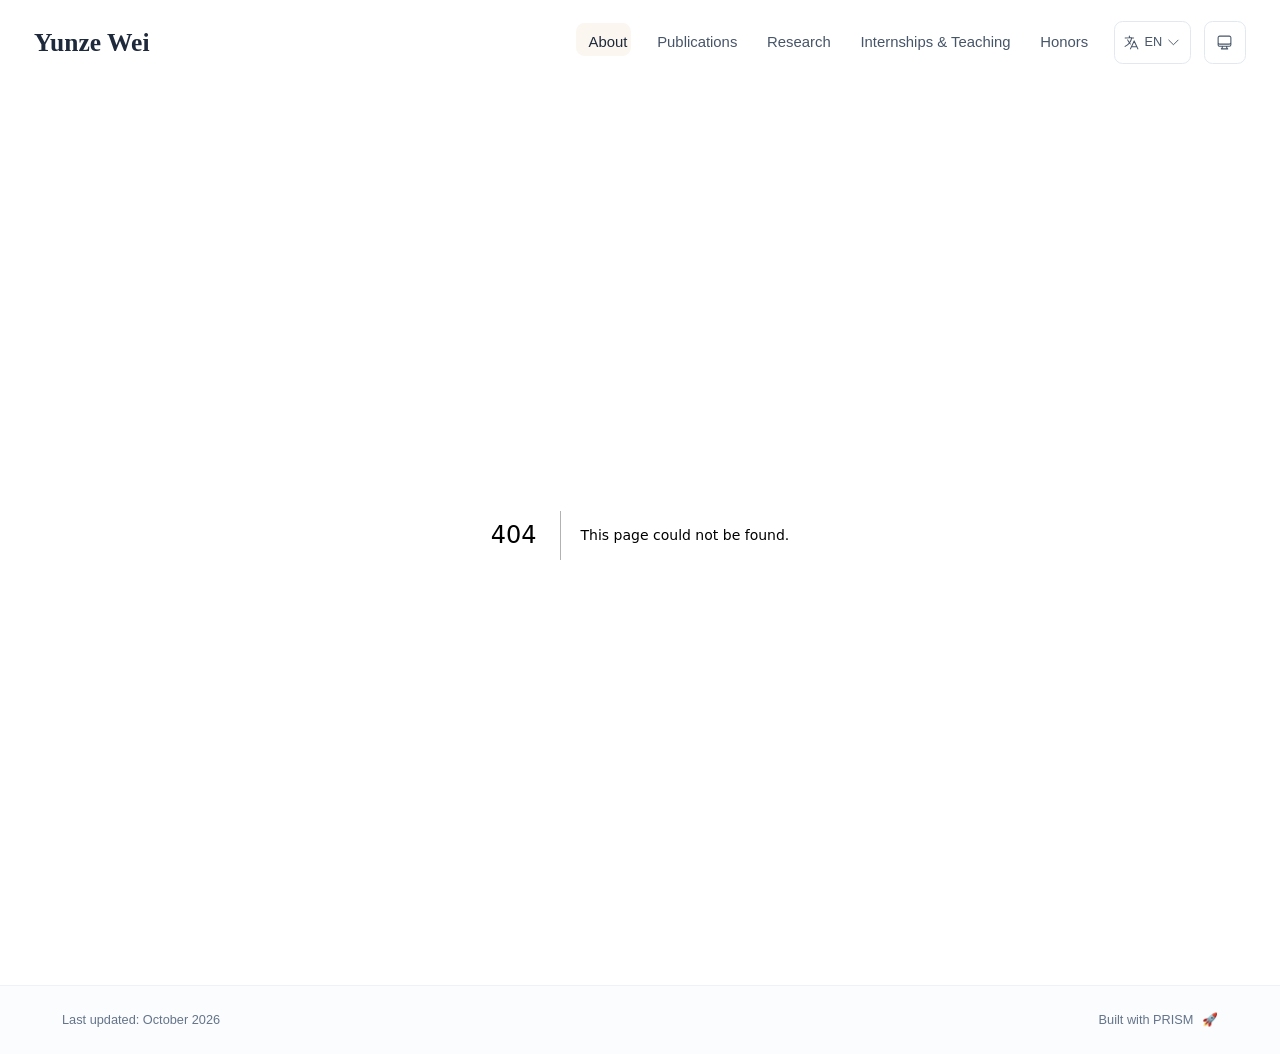
<file: 404/index.html>
<!DOCTYPE html><html lang="en" class="scroll-smooth"><head><meta charSet="utf-8"/><meta name="viewport" content="width=device-width, initial-scale=1"/><link rel="stylesheet" href="/_next/static/css/4e24a5f51312d075.css" data-precedence="next"/><link rel="preload" as="script" fetchPriority="low" href="/_next/static/chunks/webpack-679b75d1c4c2027c.js"/><script src="/_next/static/chunks/4bd1b696-70b6d399998de86a.js" async=""></script><script src="/_next/static/chunks/684-5aaa8290a129f299.js" async=""></script><script src="/_next/static/chunks/main-app-5a9e0c9a00fca289.js" async=""></script><script src="/_next/static/chunks/461-a9a5d7b05a71d978.js" async=""></script><script src="/_next/static/chunks/874-6cc630662f3664af.js" async=""></script><script src="/_next/static/chunks/291-e39730cc9327e39b.js" async=""></script><script src="/_next/static/chunks/app/layout-a68a4ec8c9a90234.js" async=""></script><meta name="robots" content="noindex"/><title>404: This page could not be found.</title><link rel="icon" href="/favicon.svg" type="image/svg+xml"/><script>
              try {
                const theme = localStorage.getItem('theme-storage');
                const parsed = theme ? JSON.parse(theme) : null;
                const setting = parsed?.state?.theme || 'system';
                const prefersDark = typeof window !== 'undefined' && window.matchMedia && window.matchMedia('(prefers-color-scheme: dark)').matches;
                const effective = setting === 'dark' ? 'dark' : (setting === 'light' ? 'light' : (prefersDark ? 'dark' : 'light'));
                var root = document.documentElement;
                root.classList.add(effective);
                root.setAttribute('data-theme', effective);
              } catch (e) {
                var root = document.documentElement;
                root.classList.add('light');
                root.setAttribute('data-theme', 'light');
              }
            </script><script>
    try {
      const cfg = {"enabled":true,"locales":["en","zh"],"defaultLocale":"en","mode":"fixed","fixedLocale":"en","persist":true,"switcher":true,"labels":{"en":"EN","zh":"中文"}};
      const storageKey = 'locale-storage';
      const normalize = (value) => typeof value === 'string' ? value.trim().replace('_', '-').toLowerCase() : '';
      const matchLocale = (candidate) => {
        const normalized = normalize(candidate);
        if (!normalized) return null;
        if (cfg.locales.includes(normalized)) return normalized;
        const language = normalized.split('-')[0];
        if (cfg.locales.includes(language)) return language;
        return null;
      };

      let resolved = null;

      if (!cfg.enabled) {
        resolved = cfg.defaultLocale;
      } else if (cfg.persist) {
        resolved = matchLocale(localStorage.getItem(storageKey));
      }

      if (!resolved) {
        if (cfg.mode === 'fixed') {
          resolved = cfg.fixedLocale;
        } else {
          resolved = matchLocale(navigator.language);
        }
      }

      if (!resolved) {
        resolved = cfg.defaultLocale;
      }

      const root = document.documentElement;
      root.lang = resolved;
      root.setAttribute('data-locale', resolved);

      if (cfg.persist) {
        localStorage.setItem(storageKey, resolved);
      }
    } catch (e) {
      const root = document.documentElement;
      root.lang = 'en';
      root.setAttribute('data-locale', 'en');
    }
  </script><title>Yunze Wei (WheaterW) | Ph.D. Candidate | Tsinghua University</title><meta name="description" content="Yunze Wei, Ph.D. candidate at Tsinghua University. AI for Networking &amp; Networking for AI: network configuration, protocol testing, reliability, and communication optimization."/><meta name="author" content="Yunze Wei"/><meta name="keywords" content="Yunze Wei,PhD,Research,Tsinghua University"/><meta name="creator" content="Yunze Wei"/><meta name="publisher" content="Yunze Wei"/><meta property="og:title" content="Yunze Wei (WheaterW) | Ph.D. Candidate | Tsinghua University"/><meta property="og:description" content="Yunze Wei, Ph.D. candidate at Tsinghua University. AI for Networking &amp; Networking for AI: network configuration, protocol testing, reliability, and communication optimization."/><meta property="og:site_name" content="Yunze Wei&#x27;s Academic Website"/><meta property="og:locale" content="en_US"/><meta property="og:type" content="website"/><meta name="twitter:card" content="summary"/><meta name="twitter:title" content="Yunze Wei (WheaterW) | Ph.D. Candidate | Tsinghua University"/><meta name="twitter:description" content="Yunze Wei, Ph.D. candidate at Tsinghua University. AI for Networking &amp; Networking for AI: network configuration, protocol testing, reliability, and communication optimization."/><link rel="icon" href="/favicon.svg"/><script>document.querySelectorAll('body link[rel="icon"], body link[rel="apple-touch-icon"]').forEach(el => document.head.appendChild(el))</script><script src="/_next/static/chunks/polyfills-42372ed130431b0a.js" noModule=""></script></head><body class="font-sans antialiased"><div style="visibility:hidden"><nav class="fixed top-0 left-0 right-0 z-50" data-headlessui-state=""><div class="transition-all duration-300 ease-out bg-transparent" style="transform:translateY(-100px)"><div class="max-w-7xl mx-auto px-4 sm:px-6 lg:px-8"><div class="flex justify-between items-center h-16 lg:h-20"><div class="flex-shrink-0" tabindex="0"><a class="text-xl lg:text-2xl font-serif font-semibold text-primary hover:text-accent transition-colors duration-200" href="/">Yunze Wei</a></div><div class="hidden lg:block"><div class="ml-10 flex items-center space-x-3"><div class="relative flex items-baseline space-x-1"><a data-nav-href="/#about" class="relative px-3 py-2 text-sm font-medium rounded-lg transition-colors duration-150 text-primary" href="/#about">About</a><a data-nav-href="/#publications" class="relative px-3 py-2 text-sm font-medium rounded-lg transition-colors duration-150 text-neutral-600" href="/#publications">Publications</a><a data-nav-href="/#research" class="relative px-3 py-2 text-sm font-medium rounded-lg transition-colors duration-150 text-neutral-600" href="/#research">Research</a><a data-nav-href="/#experience" class="relative px-3 py-2 text-sm font-medium rounded-lg transition-colors duration-150 text-neutral-600" href="/#experience">Internships &amp; Teaching</a><a data-nav-href="/#awards" class="relative px-3 py-2 text-sm font-medium rounded-lg transition-colors duration-150 text-neutral-600" href="/#awards">Honors</a></div><div class="flex items-center justify-center w-14 h-10 rounded-lg border border-neutral-200 dark:border-[rgba(148,163,184,0.24)] bg-background dark:bg-neutral-800"><div class="w-6 h-4 rounded bg-neutral-300 animate-pulse"></div></div><div class="flex items-center justify-center w-10 h-10 rounded-lg border border-neutral-200 dark:border-[rgba(148,163,184,0.24)] bg-background dark:bg-neutral-800"><div class="w-4 h-4 rounded-full bg-neutral-300 animate-pulse"></div></div></div></div><div class="lg:hidden flex items-center space-x-2"><div class="flex items-center justify-center w-14 h-10 rounded-lg border border-neutral-200 dark:border-[rgba(148,163,184,0.24)] bg-background dark:bg-neutral-800"><div class="w-6 h-4 rounded bg-neutral-300 animate-pulse"></div></div><div class="flex items-center justify-center w-10 h-10 rounded-lg border border-neutral-200 dark:border-[rgba(148,163,184,0.24)] bg-background dark:bg-neutral-800"><div class="w-4 h-4 rounded-full bg-neutral-300 animate-pulse"></div></div><button class="inline-flex items-center justify-center p-2 rounded-md text-neutral-600 hover:text-primary hover:bg-neutral-100 dark:hover:bg-neutral-800 focus:outline-none focus:ring-2 focus:ring-inset focus:ring-accent transition-colors duration-200" id="headlessui-disclosure-button-«R7pdb»" type="button" aria-expanded="false" data-headlessui-state=""><span class="sr-only">Open main menu</span><div><svg xmlns="http://www.w3.org/2000/svg" fill="none" viewBox="0 0 24 24" stroke-width="1.5" stroke="currentColor" aria-hidden="true" data-slot="icon" class="block h-6 w-6"><path stroke-linecap="round" stroke-linejoin="round" d="M3.75 6.75h16.5M3.75 12h16.5m-16.5 5.25h16.5"></path></svg></div></button></div></div></div></div></nav><main class="min-h-screen pt-16 lg:pt-20"><div style="font-family:system-ui,&quot;Segoe UI&quot;,Roboto,Helvetica,Arial,sans-serif,&quot;Apple Color Emoji&quot;,&quot;Segoe UI Emoji&quot;;height:100vh;text-align:center;display:flex;flex-direction:column;align-items:center;justify-content:center"><div><style>body{color:#000;background:#fff;margin:0}.next-error-h1{border-right:1px solid rgba(0,0,0,.3)}@media (prefers-color-scheme:dark){body{color:#fff;background:#000}.next-error-h1{border-right:1px solid rgba(255,255,255,.3)}}</style><h1 class="next-error-h1" style="display:inline-block;margin:0 20px 0 0;padding:0 23px 0 0;font-size:24px;font-weight:500;vertical-align:top;line-height:49px">404</h1><div style="display:inline-block"><h2 style="font-size:14px;font-weight:400;line-height:49px;margin:0">This page could not be found.</h2></div></div></div><!--$--><!--/$--><!--$--><!--/$--></main><footer class="border-t border-neutral-200/50 bg-neutral-50/50 dark:bg-neutral-900/50 dark:border-neutral-700/50"><div class="max-w-6xl mx-auto px-4 sm:px-6 lg:px-8 py-6"><div class="flex flex-col sm:flex-row justify-between items-center gap-2"><p class="text-xs text-neutral-500">Last updated<!-- -->: <!-- -->October 2026</p><p class="text-xs text-neutral-500 flex items-center">Built with PRISM<span class="ml-2">🚀</span></p></div></div></footer></div><script src="/_next/static/chunks/webpack-679b75d1c4c2027c.js" async=""></script><script>(self.__next_f=self.__next_f||[]).push([0])</script><script>self.__next_f.push([1,"1:\"$Sreact.fragment\"\n3:I[3719,[\"461\",\"static/chunks/461-a9a5d7b05a71d978.js\",\"874\",\"static/chunks/874-6cc630662f3664af.js\",\"291\",\"static/chunks/291-e39730cc9327e39b.js\",\"177\",\"static/chunks/app/layout-a68a4ec8c9a90234.js\"],\"ThemeProvider\"]\n4:I[310,[\"461\",\"static/chunks/461-a9a5d7b05a71d978.js\",\"874\",\"static/chunks/874-6cc630662f3664af.js\",\"291\",\"static/chunks/291-e39730cc9327e39b.js\",\"177\",\"static/chunks/app/layout-a68a4ec8c9a90234.js\"],\"LocaleProvider\"]\n5:I[4574,[\"461\",\"static/chunks/461-a9a5d7b05a71d978.js\",\"874\",\"static/chunks/874-6cc630662f3664af.js\",\"291\",\"static/chunks/291-e39730cc9327e39b.js\",\"177\",\"static/chunks/app/layout-a68a4ec8c9a90234.js\"],\"default\"]\n6:I[7555,[],\"\"]\n7:I[1295,[],\"\"]\n8:I[2548,[\"461\",\"static/chunks/461-a9a5d7b05a71d978.js\",\"874\",\"static/chunks/874-6cc630662f3664af.js\",\"291\",\"static/chunks/291-e39730cc9327e39b.js\",\"177\",\"static/chunks/app/layout-a68a4ec8c9a90234.js\"],\"default\"]\n9:I[9665,[],\"MetadataBoundary\"]\nb:I[9665,[],\"OutletBoundary\"]\ne:I[4911,[],\"AsyncMetadataOutlet\"]\n10:I[9665,[],\"ViewportBoundary\"]\n12:I[6614,[],\"\"]\n:HL[\"/_next/static/css/4e24a5f51312d075.css\",\"style\"]\n2:T5d3,\n    try {\n      const cfg = {\"enabled\":true,\"locales\":[\"en\",\"zh\"],\"defaultLocale\":\"en\",\"mode\":\"fixed\",\"fixedLocale\":\"en\",\"persist\":true,\"switcher\":true,\"labels\":{\"en\":\"EN\",\"zh\":\"中文\"}};\n      const storageKey = 'locale-storage';\n      const normalize = (value) =\u003e typeof value === 'string' ? value.trim().replace('_', '-').toLowerCase() : '';\n      const matchLocale = (candidate) =\u003e {\n        const normalized = normalize(candidate);\n        if (!normalized) return null;\n        if (cfg.locales.includes(normalized)) return normalized;\n        const language = normalized.split('-')[0];\n        if (cfg.locales.includes(language)) return language;\n        return null;\n      };\n\n      let resolved = null;\n\n      if (!cfg.enabled) {\n        resolved = cfg.defaultLocale;\n      } else if (cfg.persist) {\n        resolved = matchLocale(localStorage.getItem(storageKey));\n      }\n\n      if (!resolved) {\n        if (cfg."])</script><script>self.__next_f.push([1,"mode === 'fixed') {\n          resolved = cfg.fixedLocale;\n        } else {\n          resolved = matchLocale(navigator.language);\n        }\n      }\n\n      if (!resolved) {\n        resolved = cfg.defaultLocale;\n      }\n\n      const root = document.documentElement;\n      root.lang = resolved;\n      root.setAttribute('data-locale', resolved);\n\n      if (cfg.persist) {\n        localStorage.setItem(storageKey, resolved);\n      }\n    } catch (e) {\n      const root = document.documentElement;\n      root.lang = 'en';\n      root.setAttribute('data-locale', 'en');\n    }\n  "])</script><script>self.__next_f.push([1,"0:{\"P\":null,\"b\":\"XPzcy8YIu-JFH0OrsEoJX\",\"p\":\"\",\"c\":[\"\",\"_not-found\",\"\"],\"i\":false,\"f\":[[[\"\",{\"children\":[\"/_not-found\",{\"children\":[\"__PAGE__\",{}]}]},\"$undefined\",\"$undefined\",true],[\"\",[\"$\",\"$1\",\"c\",{\"children\":[[[\"$\",\"link\",\"0\",{\"rel\":\"stylesheet\",\"href\":\"/_next/static/css/4e24a5f51312d075.css\",\"precedence\":\"next\",\"crossOrigin\":\"$undefined\",\"nonce\":\"$undefined\"}]],[\"$\",\"html\",null,{\"lang\":\"en\",\"className\":\"scroll-smooth\",\"suppressHydrationWarning\":true,\"children\":[[\"$\",\"head\",null,{\"children\":[[\"$\",\"link\",null,{\"rel\":\"icon\",\"href\":\"/favicon.svg\",\"type\":\"image/svg+xml\"}],[\"$\",\"script\",null,{\"dangerouslySetInnerHTML\":{\"__html\":\"\\n              try {\\n                const theme = localStorage.getItem('theme-storage');\\n                const parsed = theme ? JSON.parse(theme) : null;\\n                const setting = parsed?.state?.theme || 'system';\\n                const prefersDark = typeof window !== 'undefined' \u0026\u0026 window.matchMedia \u0026\u0026 window.matchMedia('(prefers-color-scheme: dark)').matches;\\n                const effective = setting === 'dark' ? 'dark' : (setting === 'light' ? 'light' : (prefersDark ? 'dark' : 'light'));\\n                var root = document.documentElement;\\n                root.classList.add(effective);\\n                root.setAttribute('data-theme', effective);\\n              } catch (e) {\\n                var root = document.documentElement;\\n                root.classList.add('light');\\n                root.setAttribute('data-theme', 'light');\\n              }\\n            \"}}],[\"$\",\"script\",null,{\"dangerouslySetInnerHTML\":{\"__html\":\"$2\"}}]]}],[\"$\",\"body\",null,{\"className\":\"font-sans antialiased\",\"children\":[\"$\",\"$L3\",null,{\"children\":[\"$\",\"$L4\",null,{\"config\":{\"enabled\":true,\"locales\":[\"en\",\"zh\"],\"defaultLocale\":\"en\",\"mode\":\"fixed\",\"fixedLocale\":\"en\",\"persist\":true,\"switcher\":true,\"labels\":{\"en\":\"EN\",\"zh\":\"中文\"}},\"children\":[[\"$\",\"$L5\",null,{\"items\":[{\"title\":\"About\",\"type\":\"page\",\"target\":\"about\",\"href\":\"/\"},{\"title\":\"Publications\",\"type\":\"page\",\"target\":\"publications\",\"href\":\"/publications\"},{\"title\":\"Research\",\"type\":\"page\",\"target\":\"research\",\"href\":\"/research\"},{\"title\":\"Internships \u0026 Teaching\",\"type\":\"page\",\"target\":\"experience\",\"href\":\"/experience\"},{\"title\":\"Honors\",\"type\":\"page\",\"target\":\"awards\",\"href\":\"/awards\"}],\"siteTitle\":\"Yunze Wei\",\"enableOnePageMode\":true,\"i18n\":\"$0:f:0:1:1:props:children:1:props:children:1:props:children:props:children:props:config\",\"itemsByLocale\":{\"en\":[{\"title\":\"About\",\"type\":\"page\",\"target\":\"about\",\"href\":\"/\"},{\"title\":\"Publications\",\"type\":\"page\",\"target\":\"publications\",\"href\":\"/publications\"},{\"title\":\"Research\",\"type\":\"page\",\"target\":\"research\",\"href\":\"/research\"},{\"title\":\"Internships \u0026 Teaching\",\"type\":\"page\",\"target\":\"experience\",\"href\":\"/experience\"},{\"title\":\"Honors\",\"type\":\"page\",\"target\":\"awards\",\"href\":\"/awards\"}],\"zh\":[{\"title\":\"关于我\",\"type\":\"page\",\"target\":\"about\",\"href\":\"/\"},{\"title\":\"论文发表\",\"type\":\"page\",\"target\":\"publications\",\"href\":\"/publications\"},{\"title\":\"科研工作\",\"type\":\"page\",\"target\":\"research\",\"href\":\"/research\"},{\"title\":\"实习与教学\",\"type\":\"page\",\"target\":\"experience\",\"href\":\"/experience\"},{\"title\":\"荣誉奖励\",\"type\":\"page\",\"target\":\"awards\",\"href\":\"/awards\"}]},\"siteTitleByLocale\":{\"en\":\"Yunze Wei\",\"zh\":\"Yunze Wei\"}}],[\"$\",\"main\",null,{\"className\":\"min-h-screen pt-16 lg:pt-20\",\"children\":[\"$\",\"$L6\",null,{\"parallelRouterKey\":\"children\",\"error\":\"$undefined\",\"errorStyles\":\"$undefined\",\"errorScripts\":\"$undefined\",\"template\":[\"$\",\"$L7\",null,{}],\"templateStyles\":\"$undefined\",\"templateScripts\":\"$undefined\",\"notFound\":[[[\"$\",\"title\",null,{\"children\":\"404: This page could not be found.\"}],[\"$\",\"div\",null,{\"style\":{\"fontFamily\":\"system-ui,\\\"Segoe UI\\\",Roboto,Helvetica,Arial,sans-serif,\\\"Apple Color Emoji\\\",\\\"Segoe UI Emoji\\\"\",\"height\":\"100vh\",\"textAlign\":\"center\",\"display\":\"flex\",\"flexDirection\":\"column\",\"alignItems\":\"center\",\"justifyContent\":\"center\"},\"children\":[\"$\",\"div\",null,{\"children\":[[\"$\",\"style\",null,{\"dangerouslySetInnerHTML\":{\"__html\":\"body{color:#000;background:#fff;margin:0}.next-error-h1{border-right:1px solid rgba(0,0,0,.3)}@media (prefers-color-scheme:dark){body{color:#fff;background:#000}.next-error-h1{border-right:1px solid rgba(255,255,255,.3)}}\"}}],[\"$\",\"h1\",null,{\"className\":\"next-error-h1\",\"style\":{\"display\":\"inline-block\",\"margin\":\"0 20px 0 0\",\"padding\":\"0 23px 0 0\",\"fontSize\":24,\"fontWeight\":500,\"verticalAlign\":\"top\",\"lineHeight\":\"49px\"},\"children\":404}],[\"$\",\"div\",null,{\"style\":{\"display\":\"inline-block\"},\"children\":[\"$\",\"h2\",null,{\"style\":{\"fontSize\":14,\"fontWeight\":400,\"lineHeight\":\"49px\",\"margin\":0},\"children\":\"This page could not be found.\"}]}]]}]}]],[]],\"forbidden\":\"$undefined\",\"unauthorized\":\"$undefined\"}]}],[\"$\",\"$L8\",null,{\"lastUpdated\":\"October 2026\",\"lastUpdatedByLocale\":{\"en\":\"October 2026\",\"zh\":\"2026 年 10 月\"},\"defaultLocale\":\"en\"}]]}]}]}]]}]]}],{\"children\":[\"/_not-found\",[\"$\",\"$1\",\"c\",{\"children\":[null,[\"$\",\"$L6\",null,{\"parallelRouterKey\":\"children\",\"error\":\"$undefined\",\"errorStyles\":\"$undefined\",\"errorScripts\":\"$undefined\",\"template\":[\"$\",\"$L7\",null,{}],\"templateStyles\":\"$undefined\",\"templateScripts\":\"$undefined\",\"notFound\":\"$undefined\",\"forbidden\":\"$undefined\",\"unauthorized\":\"$undefined\"}]]}],{\"children\":[\"__PAGE__\",[\"$\",\"$1\",\"c\",{\"children\":[[[\"$\",\"title\",null,{\"children\":\"404: This page could not be found.\"}],[\"$\",\"div\",null,{\"style\":\"$0:f:0:1:1:props:children:1:props:children:1:props:children:props:children:props:children:1:props:children:props:notFound:0:1:props:style\",\"children\":[\"$\",\"div\",null,{\"children\":[[\"$\",\"style\",null,{\"dangerouslySetInnerHTML\":{\"__html\":\"body{color:#000;background:#fff;margin:0}.next-error-h1{border-right:1px solid rgba(0,0,0,.3)}@media (prefers-color-scheme:dark){body{color:#fff;background:#000}.next-error-h1{border-right:1px solid rgba(255,255,255,.3)}}\"}}],[\"$\",\"h1\",null,{\"className\":\"next-error-h1\",\"style\":\"$0:f:0:1:1:props:children:1:props:children:1:props:children:props:children:props:children:1:props:children:props:notFound:0:1:props:children:props:children:1:props:style\",\"children\":404}],[\"$\",\"div\",null,{\"style\":\"$0:f:0:1:1:props:children:1:props:children:1:props:children:props:children:props:children:1:props:children:props:notFound:0:1:props:children:props:children:2:props:style\",\"children\":[\"$\",\"h2\",null,{\"style\":\"$0:f:0:1:1:props:children:1:props:children:1:props:children:props:children:props:children:1:props:children:props:notFound:0:1:props:children:props:children:2:props:children:props:style\",\"children\":\"This page could not be found.\"}]}]]}]}]],[\"$\",\"$L9\",null,{\"children\":\"$La\"}],null,[\"$\",\"$Lb\",null,{\"children\":[\"$Lc\",\"$Ld\",[\"$\",\"$Le\",null,{\"promise\":\"$@f\"}]]}]]}],{},null,false]},null,false]},null,false],[\"$\",\"$1\",\"h\",{\"children\":[[\"$\",\"meta\",null,{\"name\":\"robots\",\"content\":\"noindex\"}],[\"$\",\"$1\",\"cabqDcfpvV3pskDlclpvm\",{\"children\":[[\"$\",\"$L10\",null,{\"children\":\"$L11\"}],null]}],null]}],false]],\"m\":\"$undefined\",\"G\":[\"$12\",\"$undefined\"],\"s\":false,\"S\":true}\n"])</script><script>self.__next_f.push([1,"13:\"$Sreact.suspense\"\n14:I[4911,[],\"AsyncMetadata\"]\na:[\"$\",\"$13\",null,{\"fallback\":null,\"children\":[\"$\",\"$L14\",null,{\"promise\":\"$@15\"}]}]\n"])</script><script>self.__next_f.push([1,"d:null\n"])</script><script>self.__next_f.push([1,"11:[[\"$\",\"meta\",\"0\",{\"charSet\":\"utf-8\"}],[\"$\",\"meta\",\"1\",{\"name\":\"viewport\",\"content\":\"width=device-width, initial-scale=1\"}]]\nc:null\n"])</script><script>self.__next_f.push([1,"15:{\"metadata\":[[\"$\",\"title\",\"0\",{\"children\":\"Yunze Wei (WheaterW) | Ph.D. Candidate | Tsinghua University\"}],[\"$\",\"meta\",\"1\",{\"name\":\"description\",\"content\":\"Yunze Wei, Ph.D. candidate at Tsinghua University. AI for Networking \u0026 Networking for AI: network configuration, protocol testing, reliability, and communication optimization.\"}],[\"$\",\"meta\",\"2\",{\"name\":\"author\",\"content\":\"Yunze Wei\"}],[\"$\",\"meta\",\"3\",{\"name\":\"keywords\",\"content\":\"Yunze Wei,PhD,Research,Tsinghua University\"}],[\"$\",\"meta\",\"4\",{\"name\":\"creator\",\"content\":\"Yunze Wei\"}],[\"$\",\"meta\",\"5\",{\"name\":\"publisher\",\"content\":\"Yunze Wei\"}],[\"$\",\"meta\",\"6\",{\"property\":\"og:title\",\"content\":\"Yunze Wei (WheaterW) | Ph.D. Candidate | Tsinghua University\"}],[\"$\",\"meta\",\"7\",{\"property\":\"og:description\",\"content\":\"Yunze Wei, Ph.D. candidate at Tsinghua University. AI for Networking \u0026 Networking for AI: network configuration, protocol testing, reliability, and communication optimization.\"}],[\"$\",\"meta\",\"8\",{\"property\":\"og:site_name\",\"content\":\"Yunze Wei's Academic Website\"}],[\"$\",\"meta\",\"9\",{\"property\":\"og:locale\",\"content\":\"en_US\"}],[\"$\",\"meta\",\"10\",{\"property\":\"og:type\",\"content\":\"website\"}],[\"$\",\"meta\",\"11\",{\"name\":\"twitter:card\",\"content\":\"summary\"}],[\"$\",\"meta\",\"12\",{\"name\":\"twitter:title\",\"content\":\"Yunze Wei (WheaterW) | Ph.D. Candidate | Tsinghua University\"}],[\"$\",\"meta\",\"13\",{\"name\":\"twitter:description\",\"content\":\"Yunze Wei, Ph.D. candidate at Tsinghua University. AI for Networking \u0026 Networking for AI: network configuration, protocol testing, reliability, and communication optimization.\"}],[\"$\",\"link\",\"14\",{\"rel\":\"icon\",\"href\":\"/favicon.svg\"}]],\"error\":null,\"digest\":\"$undefined\"}\nf:{\"metadata\":\"$15:metadata\",\"error\":null,\"digest\":\"$undefined\"}\n"])</script></body></html>
</file>
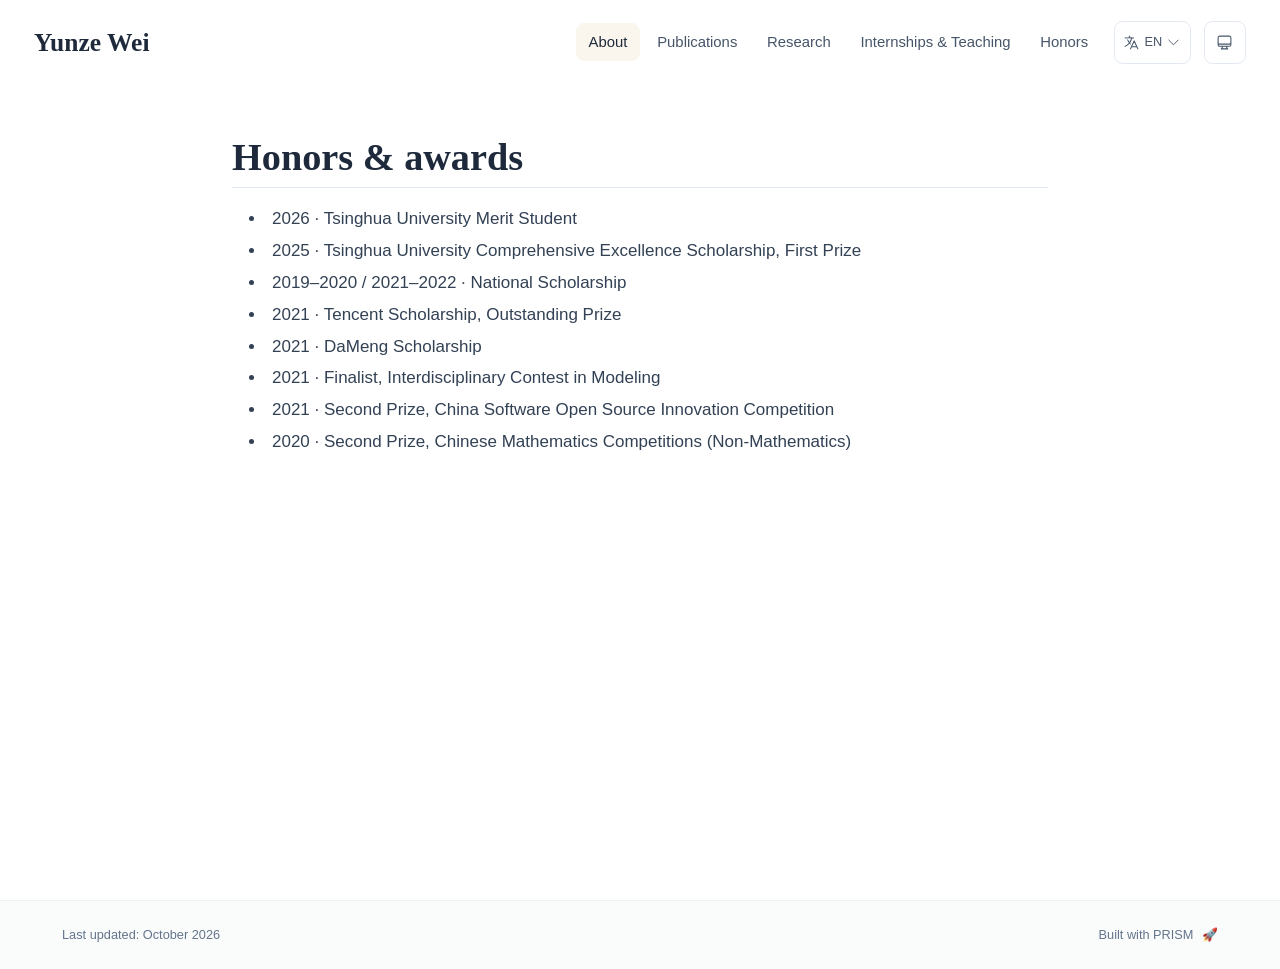
<file: awards/index.html>
<!DOCTYPE html><html lang="en" class="scroll-smooth"><head><meta charSet="utf-8"/><meta name="viewport" content="width=device-width, initial-scale=1"/><link rel="stylesheet" href="/_next/static/css/4e24a5f51312d075.css" data-precedence="next"/><link rel="preload" as="script" fetchPriority="low" href="/_next/static/chunks/webpack-679b75d1c4c2027c.js"/><script src="/_next/static/chunks/4bd1b696-70b6d399998de86a.js" async=""></script><script src="/_next/static/chunks/684-5aaa8290a129f299.js" async=""></script><script src="/_next/static/chunks/main-app-5a9e0c9a00fca289.js" async=""></script><script src="/_next/static/chunks/461-a9a5d7b05a71d978.js" async=""></script><script src="/_next/static/chunks/874-6cc630662f3664af.js" async=""></script><script src="/_next/static/chunks/291-e39730cc9327e39b.js" async=""></script><script src="/_next/static/chunks/app/layout-a68a4ec8c9a90234.js" async=""></script><script src="/_next/static/chunks/178-595a94b9af1e67b5.js" async=""></script><script src="/_next/static/chunks/748-1b493219cdc8b791.js" async=""></script><script src="/_next/static/chunks/app/%5Bslug%5D/page-101ec7b3114f6777.js" async=""></script><link rel="icon" href="/favicon.svg" type="image/svg+xml"/><script>
              try {
                const theme = localStorage.getItem('theme-storage');
                const parsed = theme ? JSON.parse(theme) : null;
                const setting = parsed?.state?.theme || 'system';
                const prefersDark = typeof window !== 'undefined' && window.matchMedia && window.matchMedia('(prefers-color-scheme: dark)').matches;
                const effective = setting === 'dark' ? 'dark' : (setting === 'light' ? 'light' : (prefersDark ? 'dark' : 'light'));
                var root = document.documentElement;
                root.classList.add(effective);
                root.setAttribute('data-theme', effective);
              } catch (e) {
                var root = document.documentElement;
                root.classList.add('light');
                root.setAttribute('data-theme', 'light');
              }
            </script><script>
    try {
      const cfg = {"enabled":true,"locales":["en","zh"],"defaultLocale":"en","mode":"fixed","fixedLocale":"en","persist":true,"switcher":true,"labels":{"en":"EN","zh":"中文"}};
      const storageKey = 'locale-storage';
      const normalize = (value) => typeof value === 'string' ? value.trim().replace('_', '-').toLowerCase() : '';
      const matchLocale = (candidate) => {
        const normalized = normalize(candidate);
        if (!normalized) return null;
        if (cfg.locales.includes(normalized)) return normalized;
        const language = normalized.split('-')[0];
        if (cfg.locales.includes(language)) return language;
        return null;
      };

      let resolved = null;

      if (!cfg.enabled) {
        resolved = cfg.defaultLocale;
      } else if (cfg.persist) {
        resolved = matchLocale(localStorage.getItem(storageKey));
      }

      if (!resolved) {
        if (cfg.mode === 'fixed') {
          resolved = cfg.fixedLocale;
        } else {
          resolved = matchLocale(navigator.language);
        }
      }

      if (!resolved) {
        resolved = cfg.defaultLocale;
      }

      const root = document.documentElement;
      root.lang = resolved;
      root.setAttribute('data-locale', resolved);

      if (cfg.persist) {
        localStorage.setItem(storageKey, resolved);
      }
    } catch (e) {
      const root = document.documentElement;
      root.lang = 'en';
      root.setAttribute('data-locale', 'en');
    }
  </script><title>Honors &amp; awards | Yunze Wei</title><meta name="author" content="Yunze Wei"/><meta name="keywords" content="Yunze Wei,PhD,Research,Tsinghua University"/><meta name="creator" content="Yunze Wei"/><meta name="publisher" content="Yunze Wei"/><meta property="og:title" content="Yunze Wei (WheaterW) | Ph.D. Candidate | Tsinghua University"/><meta property="og:description" content="Yunze Wei, Ph.D. candidate at Tsinghua University. AI for Networking &amp; Networking for AI: network configuration, protocol testing, reliability, and communication optimization."/><meta property="og:site_name" content="Yunze Wei&#x27;s Academic Website"/><meta property="og:locale" content="en_US"/><meta property="og:type" content="website"/><meta name="twitter:card" content="summary"/><meta name="twitter:title" content="Yunze Wei (WheaterW) | Ph.D. Candidate | Tsinghua University"/><meta name="twitter:description" content="Yunze Wei, Ph.D. candidate at Tsinghua University. AI for Networking &amp; Networking for AI: network configuration, protocol testing, reliability, and communication optimization."/><link rel="icon" href="/favicon.svg"/><script>document.querySelectorAll('body link[rel="icon"], body link[rel="apple-touch-icon"]').forEach(el => document.head.appendChild(el))</script><script src="/_next/static/chunks/polyfills-42372ed130431b0a.js" noModule=""></script></head><body class="font-sans antialiased"><div style="visibility:hidden"><nav class="fixed top-0 left-0 right-0 z-50" data-headlessui-state=""><div class="transition-all duration-300 ease-out bg-transparent" style="transform:translateY(-100px)"><div class="max-w-7xl mx-auto px-4 sm:px-6 lg:px-8"><div class="flex justify-between items-center h-16 lg:h-20"><div class="flex-shrink-0" tabindex="0"><a class="text-xl lg:text-2xl font-serif font-semibold text-primary hover:text-accent transition-colors duration-200" href="/">Yunze Wei</a></div><div class="hidden lg:block"><div class="ml-10 flex items-center space-x-3"><div class="relative flex items-baseline space-x-1"><a data-nav-href="/#about" class="relative px-3 py-2 text-sm font-medium rounded-lg transition-colors duration-150 text-primary" href="/#about">About</a><a data-nav-href="/#publications" class="relative px-3 py-2 text-sm font-medium rounded-lg transition-colors duration-150 text-neutral-600" href="/#publications">Publications</a><a data-nav-href="/#research" class="relative px-3 py-2 text-sm font-medium rounded-lg transition-colors duration-150 text-neutral-600" href="/#research">Research</a><a data-nav-href="/#experience" class="relative px-3 py-2 text-sm font-medium rounded-lg transition-colors duration-150 text-neutral-600" href="/#experience">Internships &amp; Teaching</a><a data-nav-href="/#awards" class="relative px-3 py-2 text-sm font-medium rounded-lg transition-colors duration-150 text-neutral-600" href="/#awards">Honors</a></div><div class="flex items-center justify-center w-14 h-10 rounded-lg border border-neutral-200 dark:border-[rgba(148,163,184,0.24)] bg-background dark:bg-neutral-800"><div class="w-6 h-4 rounded bg-neutral-300 animate-pulse"></div></div><div class="flex items-center justify-center w-10 h-10 rounded-lg border border-neutral-200 dark:border-[rgba(148,163,184,0.24)] bg-background dark:bg-neutral-800"><div class="w-4 h-4 rounded-full bg-neutral-300 animate-pulse"></div></div></div></div><div class="lg:hidden flex items-center space-x-2"><div class="flex items-center justify-center w-14 h-10 rounded-lg border border-neutral-200 dark:border-[rgba(148,163,184,0.24)] bg-background dark:bg-neutral-800"><div class="w-6 h-4 rounded bg-neutral-300 animate-pulse"></div></div><div class="flex items-center justify-center w-10 h-10 rounded-lg border border-neutral-200 dark:border-[rgba(148,163,184,0.24)] bg-background dark:bg-neutral-800"><div class="w-4 h-4 rounded-full bg-neutral-300 animate-pulse"></div></div><button class="inline-flex items-center justify-center p-2 rounded-md text-neutral-600 hover:text-primary hover:bg-neutral-100 dark:hover:bg-neutral-800 focus:outline-none focus:ring-2 focus:ring-inset focus:ring-accent transition-colors duration-200" id="headlessui-disclosure-button-«R7pdb»" type="button" aria-expanded="false" data-headlessui-state=""><span class="sr-only">Open main menu</span><div><svg xmlns="http://www.w3.org/2000/svg" fill="none" viewBox="0 0 24 24" stroke-width="1.5" stroke="currentColor" aria-hidden="true" data-slot="icon" class="block h-6 w-6"><path stroke-linecap="round" stroke-linejoin="round" d="M3.75 6.75h16.5M3.75 12h16.5m-16.5 5.25h16.5"></path></svg></div></button></div></div></div></div></nav><main class="min-h-screen pt-16 lg:pt-20"><div class="max-w-4xl mx-auto px-4 sm:px-6 lg:px-8 py-12"><div class="max-w-3xl mx-auto" style="opacity:0;transform:translateY(20px)"><h1 class="text-4xl font-serif font-bold text-primary mb-4 border-b border-neutral-200 dark:border-neutral-800 pb-2">Honors &amp; awards</h1><div class="text-neutral-700 dark:text-neutral-600 leading-relaxed"><ul class="list-disc list-inside mb-4 space-y-1 ml-4">
<li class="mb-1">2026 · Tsinghua University Merit Student</li>
<li class="mb-1">2025 · Tsinghua University Comprehensive Excellence Scholarship, First Prize</li>
<li class="mb-1">2019–2020 / 2021–2022 · National Scholarship</li>
<li class="mb-1">2021 · Tencent Scholarship, Outstanding Prize</li>
<li class="mb-1">2021 · DaMeng Scholarship</li>
<li class="mb-1">2021 · Finalist, Interdisciplinary Contest in Modeling</li>
<li class="mb-1">2021 · Second Prize, China Software Open Source Innovation Competition</li>
<li class="mb-1">2020 · Second Prize, Chinese Mathematics Competitions (Non-Mathematics)</li>
</ul></div></div></div><!--$--><!--/$--><!--$--><!--/$--></main><footer class="border-t border-neutral-200/50 bg-neutral-50/50 dark:bg-neutral-900/50 dark:border-neutral-700/50"><div class="max-w-6xl mx-auto px-4 sm:px-6 lg:px-8 py-6"><div class="flex flex-col sm:flex-row justify-between items-center gap-2"><p class="text-xs text-neutral-500">Last updated<!-- -->: <!-- -->October 2026</p><p class="text-xs text-neutral-500 flex items-center">Built with PRISM<span class="ml-2">🚀</span></p></div></div></footer></div><script src="/_next/static/chunks/webpack-679b75d1c4c2027c.js" async=""></script><script>(self.__next_f=self.__next_f||[]).push([0])</script><script>self.__next_f.push([1,"1:\"$Sreact.fragment\"\n3:I[3719,[\"461\",\"static/chunks/461-a9a5d7b05a71d978.js\",\"874\",\"static/chunks/874-6cc630662f3664af.js\",\"291\",\"static/chunks/291-e39730cc9327e39b.js\",\"177\",\"static/chunks/app/layout-a68a4ec8c9a90234.js\"],\"ThemeProvider\"]\n4:I[310,[\"461\",\"static/chunks/461-a9a5d7b05a71d978.js\",\"874\",\"static/chunks/874-6cc630662f3664af.js\",\"291\",\"static/chunks/291-e39730cc9327e39b.js\",\"177\",\"static/chunks/app/layout-a68a4ec8c9a90234.js\"],\"LocaleProvider\"]\n5:I[4574,[\"461\",\"static/chunks/461-a9a5d7b05a71d978.js\",\"874\",\"static/chunks/874-6cc630662f3664af.js\",\"291\",\"static/chunks/291-e39730cc9327e39b.js\",\"177\",\"static/chunks/app/layout-a68a4ec8c9a90234.js\"],\"default\"]\n6:I[7555,[],\"\"]\n7:I[1295,[],\"\"]\n8:I[2548,[\"461\",\"static/chunks/461-a9a5d7b05a71d978.js\",\"874\",\"static/chunks/874-6cc630662f3664af.js\",\"291\",\"static/chunks/291-e39730cc9327e39b.js\",\"177\",\"static/chunks/app/layout-a68a4ec8c9a90234.js\"],\"default\"]\na:I[9665,[],\"MetadataBoundary\"]\nc:I[9665,[],\"OutletBoundary\"]\nf:I[4911,[],\"AsyncMetadataOutlet\"]\n11:I[9665,[],\"ViewportBoundary\"]\n13:I[6614,[],\"\"]\n:HL[\"/_next/static/css/4e24a5f51312d075.css\",\"style\"]\n2:T5d3,\n    try {\n      const cfg = {\"enabled\":true,\"locales\":[\"en\",\"zh\"],\"defaultLocale\":\"en\",\"mode\":\"fixed\",\"fixedLocale\":\"en\",\"persist\":true,\"switcher\":true,\"labels\":{\"en\":\"EN\",\"zh\":\"中文\"}};\n      const storageKey = 'locale-storage';\n      const normalize = (value) =\u003e typeof value === 'string' ? value.trim().replace('_', '-').toLowerCase() : '';\n      const matchLocale = (candidate) =\u003e {\n        const normalized = normalize(candidate);\n        if (!normalized) return null;\n        if (cfg.locales.includes(normalized)) return normalized;\n        const language = normalized.split('-')[0];\n        if (cfg.locales.includes(language)) return language;\n        return null;\n      };\n\n      let resolved = null;\n\n      if (!cfg.enabled) {\n        resolved = cfg.defaultLocale;\n      } else if (cfg.persist) {\n        resolved = matchLocale(localStorage.getItem(storageKey));\n      }\n\n      if (!resolved) {\n        if (cfg."])</script><script>self.__next_f.push([1,"mode === 'fixed') {\n          resolved = cfg.fixedLocale;\n        } else {\n          resolved = matchLocale(navigator.language);\n        }\n      }\n\n      if (!resolved) {\n        resolved = cfg.defaultLocale;\n      }\n\n      const root = document.documentElement;\n      root.lang = resolved;\n      root.setAttribute('data-locale', resolved);\n\n      if (cfg.persist) {\n        localStorage.setItem(storageKey, resolved);\n      }\n    } catch (e) {\n      const root = document.documentElement;\n      root.lang = 'en';\n      root.setAttribute('data-locale', 'en');\n    }\n  "])</script><script>self.__next_f.push([1,"0:{\"P\":null,\"b\":\"XPzcy8YIu-JFH0OrsEoJX\",\"p\":\"\",\"c\":[\"\",\"awards\",\"\"],\"i\":false,\"f\":[[[\"\",{\"children\":[[\"slug\",\"awards\",\"d\"],{\"children\":[\"__PAGE__\",{}]}]},\"$undefined\",\"$undefined\",true],[\"\",[\"$\",\"$1\",\"c\",{\"children\":[[[\"$\",\"link\",\"0\",{\"rel\":\"stylesheet\",\"href\":\"/_next/static/css/4e24a5f51312d075.css\",\"precedence\":\"next\",\"crossOrigin\":\"$undefined\",\"nonce\":\"$undefined\"}]],[\"$\",\"html\",null,{\"lang\":\"en\",\"className\":\"scroll-smooth\",\"suppressHydrationWarning\":true,\"children\":[[\"$\",\"head\",null,{\"children\":[[\"$\",\"link\",null,{\"rel\":\"icon\",\"href\":\"/favicon.svg\",\"type\":\"image/svg+xml\"}],[\"$\",\"script\",null,{\"dangerouslySetInnerHTML\":{\"__html\":\"\\n              try {\\n                const theme = localStorage.getItem('theme-storage');\\n                const parsed = theme ? JSON.parse(theme) : null;\\n                const setting = parsed?.state?.theme || 'system';\\n                const prefersDark = typeof window !== 'undefined' \u0026\u0026 window.matchMedia \u0026\u0026 window.matchMedia('(prefers-color-scheme: dark)').matches;\\n                const effective = setting === 'dark' ? 'dark' : (setting === 'light' ? 'light' : (prefersDark ? 'dark' : 'light'));\\n                var root = document.documentElement;\\n                root.classList.add(effective);\\n                root.setAttribute('data-theme', effective);\\n              } catch (e) {\\n                var root = document.documentElement;\\n                root.classList.add('light');\\n                root.setAttribute('data-theme', 'light');\\n              }\\n            \"}}],[\"$\",\"script\",null,{\"dangerouslySetInnerHTML\":{\"__html\":\"$2\"}}]]}],[\"$\",\"body\",null,{\"className\":\"font-sans antialiased\",\"children\":[\"$\",\"$L3\",null,{\"children\":[\"$\",\"$L4\",null,{\"config\":{\"enabled\":true,\"locales\":[\"en\",\"zh\"],\"defaultLocale\":\"en\",\"mode\":\"fixed\",\"fixedLocale\":\"en\",\"persist\":true,\"switcher\":true,\"labels\":{\"en\":\"EN\",\"zh\":\"中文\"}},\"children\":[[\"$\",\"$L5\",null,{\"items\":[{\"title\":\"About\",\"type\":\"page\",\"target\":\"about\",\"href\":\"/\"},{\"title\":\"Publications\",\"type\":\"page\",\"target\":\"publications\",\"href\":\"/publications\"},{\"title\":\"Research\",\"type\":\"page\",\"target\":\"research\",\"href\":\"/research\"},{\"title\":\"Internships \u0026 Teaching\",\"type\":\"page\",\"target\":\"experience\",\"href\":\"/experience\"},{\"title\":\"Honors\",\"type\":\"page\",\"target\":\"awards\",\"href\":\"/awards\"}],\"siteTitle\":\"Yunze Wei\",\"enableOnePageMode\":true,\"i18n\":\"$0:f:0:1:1:props:children:1:props:children:1:props:children:props:children:props:config\",\"itemsByLocale\":{\"en\":[{\"title\":\"About\",\"type\":\"page\",\"target\":\"about\",\"href\":\"/\"},{\"title\":\"Publications\",\"type\":\"page\",\"target\":\"publications\",\"href\":\"/publications\"},{\"title\":\"Research\",\"type\":\"page\",\"target\":\"research\",\"href\":\"/research\"},{\"title\":\"Internships \u0026 Teaching\",\"type\":\"page\",\"target\":\"experience\",\"href\":\"/experience\"},{\"title\":\"Honors\",\"type\":\"page\",\"target\":\"awards\",\"href\":\"/awards\"}],\"zh\":[{\"title\":\"关于我\",\"type\":\"page\",\"target\":\"about\",\"href\":\"/\"},{\"title\":\"论文发表\",\"type\":\"page\",\"target\":\"publications\",\"href\":\"/publications\"},{\"title\":\"科研工作\",\"type\":\"page\",\"target\":\"research\",\"href\":\"/research\"},{\"title\":\"实习与教学\",\"type\":\"page\",\"target\":\"experience\",\"href\":\"/experience\"},{\"title\":\"荣誉奖励\",\"type\":\"page\",\"target\":\"awards\",\"href\":\"/awards\"}]},\"siteTitleByLocale\":{\"en\":\"Yunze Wei\",\"zh\":\"Yunze Wei\"}}],[\"$\",\"main\",null,{\"className\":\"min-h-screen pt-16 lg:pt-20\",\"children\":[\"$\",\"$L6\",null,{\"parallelRouterKey\":\"children\",\"error\":\"$undefined\",\"errorStyles\":\"$undefined\",\"errorScripts\":\"$undefined\",\"template\":[\"$\",\"$L7\",null,{}],\"templateStyles\":\"$undefined\",\"templateScripts\":\"$undefined\",\"notFound\":[[[\"$\",\"title\",null,{\"children\":\"404: This page could not be found.\"}],[\"$\",\"div\",null,{\"style\":{\"fontFamily\":\"system-ui,\\\"Segoe UI\\\",Roboto,Helvetica,Arial,sans-serif,\\\"Apple Color Emoji\\\",\\\"Segoe UI Emoji\\\"\",\"height\":\"100vh\",\"textAlign\":\"center\",\"display\":\"flex\",\"flexDirection\":\"column\",\"alignItems\":\"center\",\"justifyContent\":\"center\"},\"children\":[\"$\",\"div\",null,{\"children\":[[\"$\",\"style\",null,{\"dangerouslySetInnerHTML\":{\"__html\":\"body{color:#000;background:#fff;margin:0}.next-error-h1{border-right:1px solid rgba(0,0,0,.3)}@media (prefers-color-scheme:dark){body{color:#fff;background:#000}.next-error-h1{border-right:1px solid rgba(255,255,255,.3)}}\"}}],[\"$\",\"h1\",null,{\"className\":\"next-error-h1\",\"style\":{\"display\":\"inline-block\",\"margin\":\"0 20px 0 0\",\"padding\":\"0 23px 0 0\",\"fontSize\":24,\"fontWeight\":500,\"verticalAlign\":\"top\",\"lineHeight\":\"49px\"},\"children\":404}],[\"$\",\"div\",null,{\"style\":{\"display\":\"inline-block\"},\"children\":[\"$\",\"h2\",null,{\"style\":{\"fontSize\":14,\"fontWeight\":400,\"lineHeight\":\"49px\",\"margin\":0},\"children\":\"This page could not be found.\"}]}]]}]}]],[]],\"forbidden\":\"$undefined\",\"unauthorized\":\"$undefined\"}]}],[\"$\",\"$L8\",null,{\"lastUpdated\":\"October 2026\",\"lastUpdatedByLocale\":{\"en\":\"October 2026\",\"zh\":\"2026 年 10 月\"},\"defaultLocale\":\"en\"}]]}]}]}]]}]]}],{\"children\":[[\"slug\",\"awards\",\"d\"],[\"$\",\"$1\",\"c\",{\"children\":[null,[\"$\",\"$L6\",null,{\"parallelRouterKey\":\"children\",\"error\":\"$undefined\",\"errorStyles\":\"$undefined\",\"errorScripts\":\"$undefined\",\"template\":[\"$\",\"$L7\",null,{}],\"templateStyles\":\"$undefined\",\"templateScripts\":\"$undefined\",\"notFound\":\"$undefined\",\"forbidden\":\"$undefined\",\"unauthorized\":\"$undefined\"}]]}],{\"children\":[\"__PAGE__\",[\"$\",\"$1\",\"c\",{\"children\":[\"$L9\",[\"$\",\"$La\",null,{\"children\":\"$Lb\"}],null,[\"$\",\"$Lc\",null,{\"children\":[\"$Ld\",\"$Le\",[\"$\",\"$Lf\",null,{\"promise\":\"$@10\"}]]}]]}],{},null,false]},null,false]},null,false],[\"$\",\"$1\",\"h\",{\"children\":[null,[\"$\",\"$1\",\"zms7AwKB7rJ8D94lMhFMQ\",{\"children\":[[\"$\",\"$L11\",null,{\"children\":\"$L12\"}],null]}],null]}],false]],\"m\":\"$undefined\",\"G\":[\"$13\",\"$undefined\"],\"s\":false,\"S\":true}\n"])</script><script>self.__next_f.push([1,"14:\"$Sreact.suspense\"\n15:I[4911,[],\"AsyncMetadata\"]\n17:I[2382,[\"461\",\"static/chunks/461-a9a5d7b05a71d978.js\",\"178\",\"static/chunks/178-595a94b9af1e67b5.js\",\"748\",\"static/chunks/748-1b493219cdc8b791.js\",\"182\",\"static/chunks/app/%5Bslug%5D/page-101ec7b3114f6777.js\"],\"default\"]\nb:[\"$\",\"$14\",null,{\"fallback\":null,\"children\":[\"$\",\"$L15\",null,{\"promise\":\"$@16\"}]}]\n9:[\"$\",\"$L17\",null,{\"dataByLocale\":{\"en\":{\"type\":\"text\",\"config\":{\"type\":\"text\",\"title\":\"Honors \u0026 awards\",\"source\":\"awards.md\"},\"content\":\"- 2026 · Tsinghua University Merit Student\\n- 2025 · Tsinghua University Comprehensive Excellence Scholarship, First Prize\\n- 2019–2020 / 2021–2022 · National Scholarship\\n- 2021 · Tencent Scholarship, Outstanding Prize\\n- 2021 · DaMeng Scholarship\\n- 2021 · Finalist, Interdisciplinary Contest in Modeling\\n- 2021 · Second Prize, China Software Open Source Innovation Competition\\n- 2020 · Second Prize, Chinese Mathematics Competitions (Non-Mathematics)\\n\"},\"zh\":{\"type\":\"text\",\"config\":{\"type\":\"text\",\"title\":\"荣誉奖励\",\"source\":\"awards.md\"},\"content\":\"- 2026 · 清华大学三好学生\\n- 2025 · 清华大学综合优秀奖学金一等奖\\n- 2019–2020 / 2021–2022 · 国家奖学金\\n- 2021 · 腾讯奖学金特等奖\\n- 2021 · 达梦奖学金\\n- 2021 · 美国大学生数学建模竞赛特等奖提名（Finalist）\\n- 2021 · 第四届中国软件开源创新大赛二等奖\\n- 2020 · 第十二届全国大学生数学竞赛（非数学类）二等奖\\n\"}},\"defaultLocale\":\"en\"}]\n"])</script><script>self.__next_f.push([1,"e:null\n"])</script><script>self.__next_f.push([1,"12:[[\"$\",\"meta\",\"0\",{\"charSet\":\"utf-8\"}],[\"$\",\"meta\",\"1\",{\"name\":\"viewport\",\"content\":\"width=device-width, initial-scale=1\"}]]\nd:null\n"])</script><script>self.__next_f.push([1,"16:{\"metadata\":[[\"$\",\"title\",\"0\",{\"children\":\"Honors \u0026 awards | Yunze Wei\"}],[\"$\",\"meta\",\"1\",{\"name\":\"author\",\"content\":\"Yunze Wei\"}],[\"$\",\"meta\",\"2\",{\"name\":\"keywords\",\"content\":\"Yunze Wei,PhD,Research,Tsinghua University\"}],[\"$\",\"meta\",\"3\",{\"name\":\"creator\",\"content\":\"Yunze Wei\"}],[\"$\",\"meta\",\"4\",{\"name\":\"publisher\",\"content\":\"Yunze Wei\"}],[\"$\",\"meta\",\"5\",{\"property\":\"og:title\",\"content\":\"Yunze Wei (WheaterW) | Ph.D. Candidate | Tsinghua University\"}],[\"$\",\"meta\",\"6\",{\"property\":\"og:description\",\"content\":\"Yunze Wei, Ph.D. candidate at Tsinghua University. AI for Networking \u0026 Networking for AI: network configuration, protocol testing, reliability, and communication optimization.\"}],[\"$\",\"meta\",\"7\",{\"property\":\"og:site_name\",\"content\":\"Yunze Wei's Academic Website\"}],[\"$\",\"meta\",\"8\",{\"property\":\"og:locale\",\"content\":\"en_US\"}],[\"$\",\"meta\",\"9\",{\"property\":\"og:type\",\"content\":\"website\"}],[\"$\",\"meta\",\"10\",{\"name\":\"twitter:card\",\"content\":\"summary\"}],[\"$\",\"meta\",\"11\",{\"name\":\"twitter:title\",\"content\":\"Yunze Wei (WheaterW) | Ph.D. Candidate | Tsinghua University\"}],[\"$\",\"meta\",\"12\",{\"name\":\"twitter:description\",\"content\":\"Yunze Wei, Ph.D. candidate at Tsinghua University. AI for Networking \u0026 Networking for AI: network configuration, protocol testing, reliability, and communication optimization.\"}],[\"$\",\"link\",\"13\",{\"rel\":\"icon\",\"href\":\"/favicon.svg\"}]],\"error\":null,\"digest\":\"$undefined\"}\n10:{\"metadata\":\"$16:metadata\",\"error\":null,\"digest\":\"$undefined\"}\n"])</script></body></html>
</file>
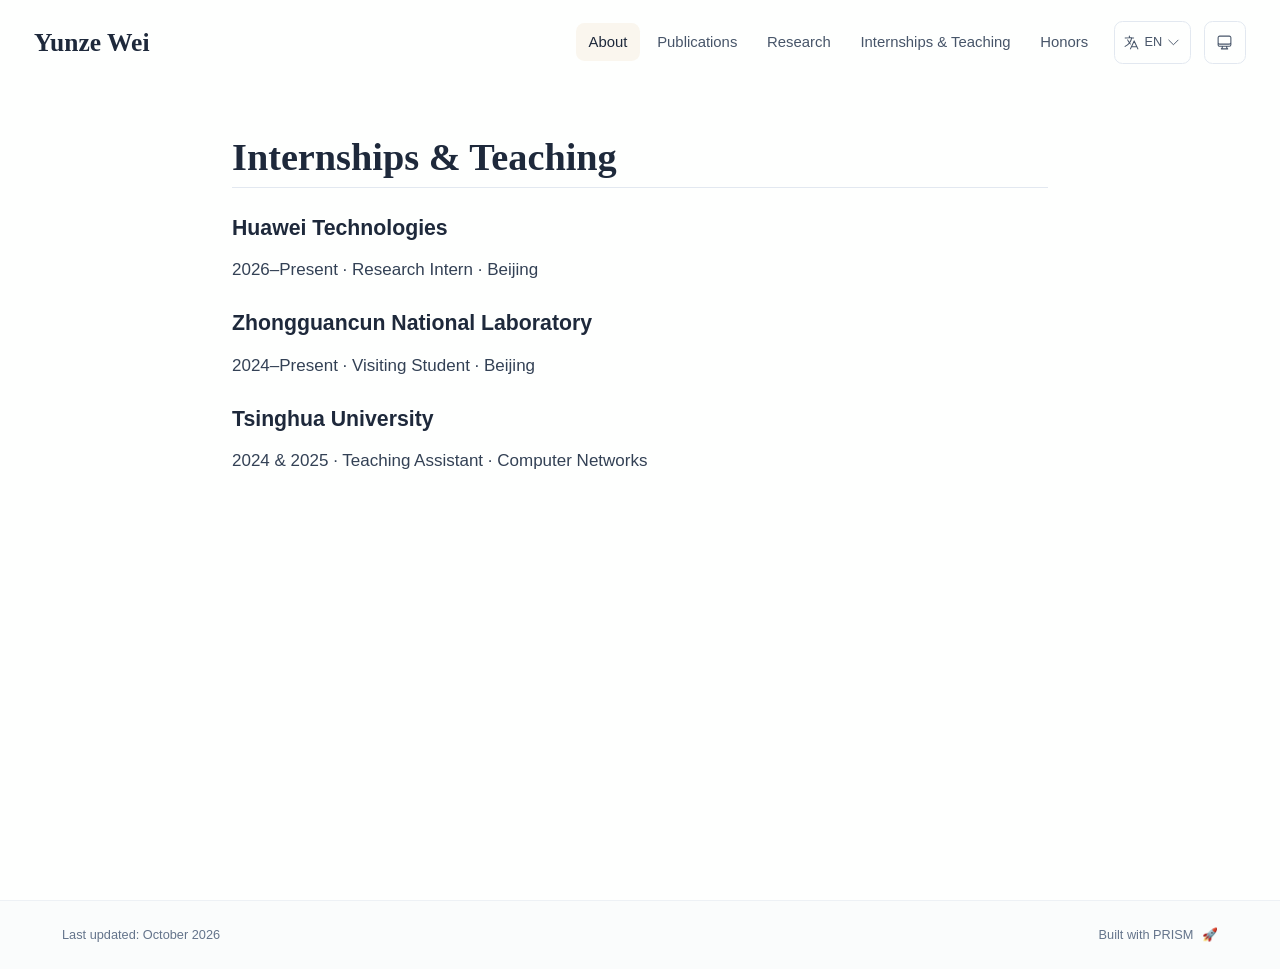
<file: experience/index.html>
<!DOCTYPE html><html lang="en" class="scroll-smooth"><head><meta charSet="utf-8"/><meta name="viewport" content="width=device-width, initial-scale=1"/><link rel="stylesheet" href="/_next/static/css/4e24a5f51312d075.css" data-precedence="next"/><link rel="preload" as="script" fetchPriority="low" href="/_next/static/chunks/webpack-679b75d1c4c2027c.js"/><script src="/_next/static/chunks/4bd1b696-70b6d399998de86a.js" async=""></script><script src="/_next/static/chunks/684-5aaa8290a129f299.js" async=""></script><script src="/_next/static/chunks/main-app-5a9e0c9a00fca289.js" async=""></script><script src="/_next/static/chunks/461-a9a5d7b05a71d978.js" async=""></script><script src="/_next/static/chunks/874-6cc630662f3664af.js" async=""></script><script src="/_next/static/chunks/291-e39730cc9327e39b.js" async=""></script><script src="/_next/static/chunks/app/layout-a68a4ec8c9a90234.js" async=""></script><script src="/_next/static/chunks/178-595a94b9af1e67b5.js" async=""></script><script src="/_next/static/chunks/748-1b493219cdc8b791.js" async=""></script><script src="/_next/static/chunks/app/%5Bslug%5D/page-101ec7b3114f6777.js" async=""></script><link rel="icon" href="/favicon.svg" type="image/svg+xml"/><script>
              try {
                const theme = localStorage.getItem('theme-storage');
                const parsed = theme ? JSON.parse(theme) : null;
                const setting = parsed?.state?.theme || 'system';
                const prefersDark = typeof window !== 'undefined' && window.matchMedia && window.matchMedia('(prefers-color-scheme: dark)').matches;
                const effective = setting === 'dark' ? 'dark' : (setting === 'light' ? 'light' : (prefersDark ? 'dark' : 'light'));
                var root = document.documentElement;
                root.classList.add(effective);
                root.setAttribute('data-theme', effective);
              } catch (e) {
                var root = document.documentElement;
                root.classList.add('light');
                root.setAttribute('data-theme', 'light');
              }
            </script><script>
    try {
      const cfg = {"enabled":true,"locales":["en","zh"],"defaultLocale":"en","mode":"fixed","fixedLocale":"en","persist":true,"switcher":true,"labels":{"en":"EN","zh":"中文"}};
      const storageKey = 'locale-storage';
      const normalize = (value) => typeof value === 'string' ? value.trim().replace('_', '-').toLowerCase() : '';
      const matchLocale = (candidate) => {
        const normalized = normalize(candidate);
        if (!normalized) return null;
        if (cfg.locales.includes(normalized)) return normalized;
        const language = normalized.split('-')[0];
        if (cfg.locales.includes(language)) return language;
        return null;
      };

      let resolved = null;

      if (!cfg.enabled) {
        resolved = cfg.defaultLocale;
      } else if (cfg.persist) {
        resolved = matchLocale(localStorage.getItem(storageKey));
      }

      if (!resolved) {
        if (cfg.mode === 'fixed') {
          resolved = cfg.fixedLocale;
        } else {
          resolved = matchLocale(navigator.language);
        }
      }

      if (!resolved) {
        resolved = cfg.defaultLocale;
      }

      const root = document.documentElement;
      root.lang = resolved;
      root.setAttribute('data-locale', resolved);

      if (cfg.persist) {
        localStorage.setItem(storageKey, resolved);
      }
    } catch (e) {
      const root = document.documentElement;
      root.lang = 'en';
      root.setAttribute('data-locale', 'en');
    }
  </script><title>Internships &amp; Teaching | Yunze Wei</title><meta name="author" content="Yunze Wei"/><meta name="keywords" content="Yunze Wei,PhD,Research,Tsinghua University"/><meta name="creator" content="Yunze Wei"/><meta name="publisher" content="Yunze Wei"/><meta property="og:title" content="Yunze Wei (WheaterW) | Ph.D. Candidate | Tsinghua University"/><meta property="og:description" content="Yunze Wei, Ph.D. candidate at Tsinghua University. AI for Networking &amp; Networking for AI: network configuration, protocol testing, reliability, and communication optimization."/><meta property="og:site_name" content="Yunze Wei&#x27;s Academic Website"/><meta property="og:locale" content="en_US"/><meta property="og:type" content="website"/><meta name="twitter:card" content="summary"/><meta name="twitter:title" content="Yunze Wei (WheaterW) | Ph.D. Candidate | Tsinghua University"/><meta name="twitter:description" content="Yunze Wei, Ph.D. candidate at Tsinghua University. AI for Networking &amp; Networking for AI: network configuration, protocol testing, reliability, and communication optimization."/><link rel="icon" href="/favicon.svg"/><script>document.querySelectorAll('body link[rel="icon"], body link[rel="apple-touch-icon"]').forEach(el => document.head.appendChild(el))</script><script src="/_next/static/chunks/polyfills-42372ed130431b0a.js" noModule=""></script></head><body class="font-sans antialiased"><div style="visibility:hidden"><nav class="fixed top-0 left-0 right-0 z-50" data-headlessui-state=""><div class="transition-all duration-300 ease-out bg-transparent" style="transform:translateY(-100px)"><div class="max-w-7xl mx-auto px-4 sm:px-6 lg:px-8"><div class="flex justify-between items-center h-16 lg:h-20"><div class="flex-shrink-0" tabindex="0"><a class="text-xl lg:text-2xl font-serif font-semibold text-primary hover:text-accent transition-colors duration-200" href="/">Yunze Wei</a></div><div class="hidden lg:block"><div class="ml-10 flex items-center space-x-3"><div class="relative flex items-baseline space-x-1"><a data-nav-href="/#about" class="relative px-3 py-2 text-sm font-medium rounded-lg transition-colors duration-150 text-primary" href="/#about">About</a><a data-nav-href="/#publications" class="relative px-3 py-2 text-sm font-medium rounded-lg transition-colors duration-150 text-neutral-600" href="/#publications">Publications</a><a data-nav-href="/#research" class="relative px-3 py-2 text-sm font-medium rounded-lg transition-colors duration-150 text-neutral-600" href="/#research">Research</a><a data-nav-href="/#experience" class="relative px-3 py-2 text-sm font-medium rounded-lg transition-colors duration-150 text-neutral-600" href="/#experience">Internships &amp; Teaching</a><a data-nav-href="/#awards" class="relative px-3 py-2 text-sm font-medium rounded-lg transition-colors duration-150 text-neutral-600" href="/#awards">Honors</a></div><div class="flex items-center justify-center w-14 h-10 rounded-lg border border-neutral-200 dark:border-[rgba(148,163,184,0.24)] bg-background dark:bg-neutral-800"><div class="w-6 h-4 rounded bg-neutral-300 animate-pulse"></div></div><div class="flex items-center justify-center w-10 h-10 rounded-lg border border-neutral-200 dark:border-[rgba(148,163,184,0.24)] bg-background dark:bg-neutral-800"><div class="w-4 h-4 rounded-full bg-neutral-300 animate-pulse"></div></div></div></div><div class="lg:hidden flex items-center space-x-2"><div class="flex items-center justify-center w-14 h-10 rounded-lg border border-neutral-200 dark:border-[rgba(148,163,184,0.24)] bg-background dark:bg-neutral-800"><div class="w-6 h-4 rounded bg-neutral-300 animate-pulse"></div></div><div class="flex items-center justify-center w-10 h-10 rounded-lg border border-neutral-200 dark:border-[rgba(148,163,184,0.24)] bg-background dark:bg-neutral-800"><div class="w-4 h-4 rounded-full bg-neutral-300 animate-pulse"></div></div><button class="inline-flex items-center justify-center p-2 rounded-md text-neutral-600 hover:text-primary hover:bg-neutral-100 dark:hover:bg-neutral-800 focus:outline-none focus:ring-2 focus:ring-inset focus:ring-accent transition-colors duration-200" id="headlessui-disclosure-button-«R7pdb»" type="button" aria-expanded="false" data-headlessui-state=""><span class="sr-only">Open main menu</span><div><svg xmlns="http://www.w3.org/2000/svg" fill="none" viewBox="0 0 24 24" stroke-width="1.5" stroke="currentColor" aria-hidden="true" data-slot="icon" class="block h-6 w-6"><path stroke-linecap="round" stroke-linejoin="round" d="M3.75 6.75h16.5M3.75 12h16.5m-16.5 5.25h16.5"></path></svg></div></button></div></div></div></div></nav><main class="min-h-screen pt-16 lg:pt-20"><div class="max-w-4xl mx-auto px-4 sm:px-6 lg:px-8 py-12"><div class="max-w-3xl mx-auto" style="opacity:0;transform:translateY(20px)"><h1 class="text-4xl font-serif font-bold text-primary mb-4 border-b border-neutral-200 dark:border-neutral-800 pb-2">Internships &amp; Teaching</h1><div class="text-neutral-700 dark:text-neutral-600 leading-relaxed"><h3 class="text-xl font-semibold text-primary mt-6 mb-3">Huawei Technologies</h3>
<p class="mb-4 last:mb-0">2026–Present · Research Intern · Beijing</p>
<h3 class="text-xl font-semibold text-primary mt-6 mb-3">Zhongguancun National Laboratory</h3>
<p class="mb-4 last:mb-0">2024–Present · Visiting Student · Beijing</p>
<h3 class="text-xl font-semibold text-primary mt-6 mb-3">Tsinghua University</h3>
<p class="mb-4 last:mb-0">2024 &amp; 2025 · Teaching Assistant · Computer Networks</p></div></div></div><!--$--><!--/$--><!--$--><!--/$--></main><footer class="border-t border-neutral-200/50 bg-neutral-50/50 dark:bg-neutral-900/50 dark:border-neutral-700/50"><div class="max-w-6xl mx-auto px-4 sm:px-6 lg:px-8 py-6"><div class="flex flex-col sm:flex-row justify-between items-center gap-2"><p class="text-xs text-neutral-500">Last updated<!-- -->: <!-- -->October 2026</p><p class="text-xs text-neutral-500 flex items-center">Built with PRISM<span class="ml-2">🚀</span></p></div></div></footer></div><script src="/_next/static/chunks/webpack-679b75d1c4c2027c.js" async=""></script><script>(self.__next_f=self.__next_f||[]).push([0])</script><script>self.__next_f.push([1,"1:\"$Sreact.fragment\"\n3:I[3719,[\"461\",\"static/chunks/461-a9a5d7b05a71d978.js\",\"874\",\"static/chunks/874-6cc630662f3664af.js\",\"291\",\"static/chunks/291-e39730cc9327e39b.js\",\"177\",\"static/chunks/app/layout-a68a4ec8c9a90234.js\"],\"ThemeProvider\"]\n4:I[310,[\"461\",\"static/chunks/461-a9a5d7b05a71d978.js\",\"874\",\"static/chunks/874-6cc630662f3664af.js\",\"291\",\"static/chunks/291-e39730cc9327e39b.js\",\"177\",\"static/chunks/app/layout-a68a4ec8c9a90234.js\"],\"LocaleProvider\"]\n5:I[4574,[\"461\",\"static/chunks/461-a9a5d7b05a71d978.js\",\"874\",\"static/chunks/874-6cc630662f3664af.js\",\"291\",\"static/chunks/291-e39730cc9327e39b.js\",\"177\",\"static/chunks/app/layout-a68a4ec8c9a90234.js\"],\"default\"]\n6:I[7555,[],\"\"]\n7:I[1295,[],\"\"]\n8:I[2548,[\"461\",\"static/chunks/461-a9a5d7b05a71d978.js\",\"874\",\"static/chunks/874-6cc630662f3664af.js\",\"291\",\"static/chunks/291-e39730cc9327e39b.js\",\"177\",\"static/chunks/app/layout-a68a4ec8c9a90234.js\"],\"default\"]\na:I[9665,[],\"MetadataBoundary\"]\nc:I[9665,[],\"OutletBoundary\"]\nf:I[4911,[],\"AsyncMetadataOutlet\"]\n11:I[9665,[],\"ViewportBoundary\"]\n13:I[6614,[],\"\"]\n:HL[\"/_next/static/css/4e24a5f51312d075.css\",\"style\"]\n2:T5d3,\n    try {\n      const cfg = {\"enabled\":true,\"locales\":[\"en\",\"zh\"],\"defaultLocale\":\"en\",\"mode\":\"fixed\",\"fixedLocale\":\"en\",\"persist\":true,\"switcher\":true,\"labels\":{\"en\":\"EN\",\"zh\":\"中文\"}};\n      const storageKey = 'locale-storage';\n      const normalize = (value) =\u003e typeof value === 'string' ? value.trim().replace('_', '-').toLowerCase() : '';\n      const matchLocale = (candidate) =\u003e {\n        const normalized = normalize(candidate);\n        if (!normalized) return null;\n        if (cfg.locales.includes(normalized)) return normalized;\n        const language = normalized.split('-')[0];\n        if (cfg.locales.includes(language)) return language;\n        return null;\n      };\n\n      let resolved = null;\n\n      if (!cfg.enabled) {\n        resolved = cfg.defaultLocale;\n      } else if (cfg.persist) {\n        resolved = matchLocale(localStorage.getItem(storageKey));\n      }\n\n      if (!resolved) {\n        if (cfg."])</script><script>self.__next_f.push([1,"mode === 'fixed') {\n          resolved = cfg.fixedLocale;\n        } else {\n          resolved = matchLocale(navigator.language);\n        }\n      }\n\n      if (!resolved) {\n        resolved = cfg.defaultLocale;\n      }\n\n      const root = document.documentElement;\n      root.lang = resolved;\n      root.setAttribute('data-locale', resolved);\n\n      if (cfg.persist) {\n        localStorage.setItem(storageKey, resolved);\n      }\n    } catch (e) {\n      const root = document.documentElement;\n      root.lang = 'en';\n      root.setAttribute('data-locale', 'en');\n    }\n  "])</script><script>self.__next_f.push([1,"0:{\"P\":null,\"b\":\"XPzcy8YIu-JFH0OrsEoJX\",\"p\":\"\",\"c\":[\"\",\"experience\",\"\"],\"i\":false,\"f\":[[[\"\",{\"children\":[[\"slug\",\"experience\",\"d\"],{\"children\":[\"__PAGE__\",{}]}]},\"$undefined\",\"$undefined\",true],[\"\",[\"$\",\"$1\",\"c\",{\"children\":[[[\"$\",\"link\",\"0\",{\"rel\":\"stylesheet\",\"href\":\"/_next/static/css/4e24a5f51312d075.css\",\"precedence\":\"next\",\"crossOrigin\":\"$undefined\",\"nonce\":\"$undefined\"}]],[\"$\",\"html\",null,{\"lang\":\"en\",\"className\":\"scroll-smooth\",\"suppressHydrationWarning\":true,\"children\":[[\"$\",\"head\",null,{\"children\":[[\"$\",\"link\",null,{\"rel\":\"icon\",\"href\":\"/favicon.svg\",\"type\":\"image/svg+xml\"}],[\"$\",\"script\",null,{\"dangerouslySetInnerHTML\":{\"__html\":\"\\n              try {\\n                const theme = localStorage.getItem('theme-storage');\\n                const parsed = theme ? JSON.parse(theme) : null;\\n                const setting = parsed?.state?.theme || 'system';\\n                const prefersDark = typeof window !== 'undefined' \u0026\u0026 window.matchMedia \u0026\u0026 window.matchMedia('(prefers-color-scheme: dark)').matches;\\n                const effective = setting === 'dark' ? 'dark' : (setting === 'light' ? 'light' : (prefersDark ? 'dark' : 'light'));\\n                var root = document.documentElement;\\n                root.classList.add(effective);\\n                root.setAttribute('data-theme', effective);\\n              } catch (e) {\\n                var root = document.documentElement;\\n                root.classList.add('light');\\n                root.setAttribute('data-theme', 'light');\\n              }\\n            \"}}],[\"$\",\"script\",null,{\"dangerouslySetInnerHTML\":{\"__html\":\"$2\"}}]]}],[\"$\",\"body\",null,{\"className\":\"font-sans antialiased\",\"children\":[\"$\",\"$L3\",null,{\"children\":[\"$\",\"$L4\",null,{\"config\":{\"enabled\":true,\"locales\":[\"en\",\"zh\"],\"defaultLocale\":\"en\",\"mode\":\"fixed\",\"fixedLocale\":\"en\",\"persist\":true,\"switcher\":true,\"labels\":{\"en\":\"EN\",\"zh\":\"中文\"}},\"children\":[[\"$\",\"$L5\",null,{\"items\":[{\"title\":\"About\",\"type\":\"page\",\"target\":\"about\",\"href\":\"/\"},{\"title\":\"Publications\",\"type\":\"page\",\"target\":\"publications\",\"href\":\"/publications\"},{\"title\":\"Research\",\"type\":\"page\",\"target\":\"research\",\"href\":\"/research\"},{\"title\":\"Internships \u0026 Teaching\",\"type\":\"page\",\"target\":\"experience\",\"href\":\"/experience\"},{\"title\":\"Honors\",\"type\":\"page\",\"target\":\"awards\",\"href\":\"/awards\"}],\"siteTitle\":\"Yunze Wei\",\"enableOnePageMode\":true,\"i18n\":\"$0:f:0:1:1:props:children:1:props:children:1:props:children:props:children:props:config\",\"itemsByLocale\":{\"en\":[{\"title\":\"About\",\"type\":\"page\",\"target\":\"about\",\"href\":\"/\"},{\"title\":\"Publications\",\"type\":\"page\",\"target\":\"publications\",\"href\":\"/publications\"},{\"title\":\"Research\",\"type\":\"page\",\"target\":\"research\",\"href\":\"/research\"},{\"title\":\"Internships \u0026 Teaching\",\"type\":\"page\",\"target\":\"experience\",\"href\":\"/experience\"},{\"title\":\"Honors\",\"type\":\"page\",\"target\":\"awards\",\"href\":\"/awards\"}],\"zh\":[{\"title\":\"关于我\",\"type\":\"page\",\"target\":\"about\",\"href\":\"/\"},{\"title\":\"论文发表\",\"type\":\"page\",\"target\":\"publications\",\"href\":\"/publications\"},{\"title\":\"科研工作\",\"type\":\"page\",\"target\":\"research\",\"href\":\"/research\"},{\"title\":\"实习与教学\",\"type\":\"page\",\"target\":\"experience\",\"href\":\"/experience\"},{\"title\":\"荣誉奖励\",\"type\":\"page\",\"target\":\"awards\",\"href\":\"/awards\"}]},\"siteTitleByLocale\":{\"en\":\"Yunze Wei\",\"zh\":\"Yunze Wei\"}}],[\"$\",\"main\",null,{\"className\":\"min-h-screen pt-16 lg:pt-20\",\"children\":[\"$\",\"$L6\",null,{\"parallelRouterKey\":\"children\",\"error\":\"$undefined\",\"errorStyles\":\"$undefined\",\"errorScripts\":\"$undefined\",\"template\":[\"$\",\"$L7\",null,{}],\"templateStyles\":\"$undefined\",\"templateScripts\":\"$undefined\",\"notFound\":[[[\"$\",\"title\",null,{\"children\":\"404: This page could not be found.\"}],[\"$\",\"div\",null,{\"style\":{\"fontFamily\":\"system-ui,\\\"Segoe UI\\\",Roboto,Helvetica,Arial,sans-serif,\\\"Apple Color Emoji\\\",\\\"Segoe UI Emoji\\\"\",\"height\":\"100vh\",\"textAlign\":\"center\",\"display\":\"flex\",\"flexDirection\":\"column\",\"alignItems\":\"center\",\"justifyContent\":\"center\"},\"children\":[\"$\",\"div\",null,{\"children\":[[\"$\",\"style\",null,{\"dangerouslySetInnerHTML\":{\"__html\":\"body{color:#000;background:#fff;margin:0}.next-error-h1{border-right:1px solid rgba(0,0,0,.3)}@media (prefers-color-scheme:dark){body{color:#fff;background:#000}.next-error-h1{border-right:1px solid rgba(255,255,255,.3)}}\"}}],[\"$\",\"h1\",null,{\"className\":\"next-error-h1\",\"style\":{\"display\":\"inline-block\",\"margin\":\"0 20px 0 0\",\"padding\":\"0 23px 0 0\",\"fontSize\":24,\"fontWeight\":500,\"verticalAlign\":\"top\",\"lineHeight\":\"49px\"},\"children\":404}],[\"$\",\"div\",null,{\"style\":{\"display\":\"inline-block\"},\"children\":[\"$\",\"h2\",null,{\"style\":{\"fontSize\":14,\"fontWeight\":400,\"lineHeight\":\"49px\",\"margin\":0},\"children\":\"This page could not be found.\"}]}]]}]}]],[]],\"forbidden\":\"$undefined\",\"unauthorized\":\"$undefined\"}]}],[\"$\",\"$L8\",null,{\"lastUpdated\":\"October 2026\",\"lastUpdatedByLocale\":{\"en\":\"October 2026\",\"zh\":\"2026 年 10 月\"},\"defaultLocale\":\"en\"}]]}]}]}]]}]]}],{\"children\":[[\"slug\",\"experience\",\"d\"],[\"$\",\"$1\",\"c\",{\"children\":[null,[\"$\",\"$L6\",null,{\"parallelRouterKey\":\"children\",\"error\":\"$undefined\",\"errorStyles\":\"$undefined\",\"errorScripts\":\"$undefined\",\"template\":[\"$\",\"$L7\",null,{}],\"templateStyles\":\"$undefined\",\"templateScripts\":\"$undefined\",\"notFound\":\"$undefined\",\"forbidden\":\"$undefined\",\"unauthorized\":\"$undefined\"}]]}],{\"children\":[\"__PAGE__\",[\"$\",\"$1\",\"c\",{\"children\":[\"$L9\",[\"$\",\"$La\",null,{\"children\":\"$Lb\"}],null,[\"$\",\"$Lc\",null,{\"children\":[\"$Ld\",\"$Le\",[\"$\",\"$Lf\",null,{\"promise\":\"$@10\"}]]}]]}],{},null,false]},null,false]},null,false],[\"$\",\"$1\",\"h\",{\"children\":[null,[\"$\",\"$1\",\"HVKbqleo82LN7nhDjfFGc\",{\"children\":[[\"$\",\"$L11\",null,{\"children\":\"$L12\"}],null]}],null]}],false]],\"m\":\"$undefined\",\"G\":[\"$13\",\"$undefined\"],\"s\":false,\"S\":true}\n"])</script><script>self.__next_f.push([1,"14:\"$Sreact.suspense\"\n15:I[4911,[],\"AsyncMetadata\"]\n17:I[2382,[\"461\",\"static/chunks/461-a9a5d7b05a71d978.js\",\"178\",\"static/chunks/178-595a94b9af1e67b5.js\",\"748\",\"static/chunks/748-1b493219cdc8b791.js\",\"182\",\"static/chunks/app/%5Bslug%5D/page-101ec7b3114f6777.js\"],\"default\"]\nb:[\"$\",\"$14\",null,{\"fallback\":null,\"children\":[\"$\",\"$L15\",null,{\"promise\":\"$@16\"}]}]\n9:[\"$\",\"$L17\",null,{\"dataByLocale\":{\"en\":{\"type\":\"text\",\"config\":{\"type\":\"text\",\"title\":\"Internships \u0026 Teaching\",\"source\":\"experience.md\"},\"content\":\"### Huawei Technologies\\n\\n2026–Present · Research Intern · Beijing\\n\\n### Zhongguancun National Laboratory\\n\\n2024–Present · Visiting Student · Beijing\\n\\n### Tsinghua University\\n\\n2024 \u0026 2025 · Teaching Assistant · Computer Networks\\n\\n\"},\"zh\":{\"type\":\"text\",\"config\":{\"type\":\"text\",\"title\":\"实习与教学\",\"source\":\"experience.md\"},\"content\":\"### 华为技术有限公司\\n\\n2026 至今 · 研究实习生 · 北京\\n\\n### 中关村国家实验室\\n\\n2024 至今 · 访问学生 · 北京\\n\\n### 清华大学\\n\\n2024、2025 年 · 《计算机网络原理》课程助教\\n\\n\"}},\"defaultLocale\":\"en\"}]\n"])</script><script>self.__next_f.push([1,"e:null\n"])</script><script>self.__next_f.push([1,"12:[[\"$\",\"meta\",\"0\",{\"charSet\":\"utf-8\"}],[\"$\",\"meta\",\"1\",{\"name\":\"viewport\",\"content\":\"width=device-width, initial-scale=1\"}]]\nd:null\n"])</script><script>self.__next_f.push([1,"16:{\"metadata\":[[\"$\",\"title\",\"0\",{\"children\":\"Internships \u0026 Teaching | Yunze Wei\"}],[\"$\",\"meta\",\"1\",{\"name\":\"author\",\"content\":\"Yunze Wei\"}],[\"$\",\"meta\",\"2\",{\"name\":\"keywords\",\"content\":\"Yunze Wei,PhD,Research,Tsinghua University\"}],[\"$\",\"meta\",\"3\",{\"name\":\"creator\",\"content\":\"Yunze Wei\"}],[\"$\",\"meta\",\"4\",{\"name\":\"publisher\",\"content\":\"Yunze Wei\"}],[\"$\",\"meta\",\"5\",{\"property\":\"og:title\",\"content\":\"Yunze Wei (WheaterW) | Ph.D. Candidate | Tsinghua University\"}],[\"$\",\"meta\",\"6\",{\"property\":\"og:description\",\"content\":\"Yunze Wei, Ph.D. candidate at Tsinghua University. AI for Networking \u0026 Networking for AI: network configuration, protocol testing, reliability, and communication optimization.\"}],[\"$\",\"meta\",\"7\",{\"property\":\"og:site_name\",\"content\":\"Yunze Wei's Academic Website\"}],[\"$\",\"meta\",\"8\",{\"property\":\"og:locale\",\"content\":\"en_US\"}],[\"$\",\"meta\",\"9\",{\"property\":\"og:type\",\"content\":\"website\"}],[\"$\",\"meta\",\"10\",{\"name\":\"twitter:card\",\"content\":\"summary\"}],[\"$\",\"meta\",\"11\",{\"name\":\"twitter:title\",\"content\":\"Yunze Wei (WheaterW) | Ph.D. Candidate | Tsinghua University\"}],[\"$\",\"meta\",\"12\",{\"name\":\"twitter:description\",\"content\":\"Yunze Wei, Ph.D. candidate at Tsinghua University. AI for Networking \u0026 Networking for AI: network configuration, protocol testing, reliability, and communication optimization.\"}],[\"$\",\"link\",\"13\",{\"rel\":\"icon\",\"href\":\"/favicon.svg\"}]],\"error\":null,\"digest\":\"$undefined\"}\n10:{\"metadata\":\"$16:metadata\",\"error\":null,\"digest\":\"$undefined\"}\n"])</script></body></html>
</file>
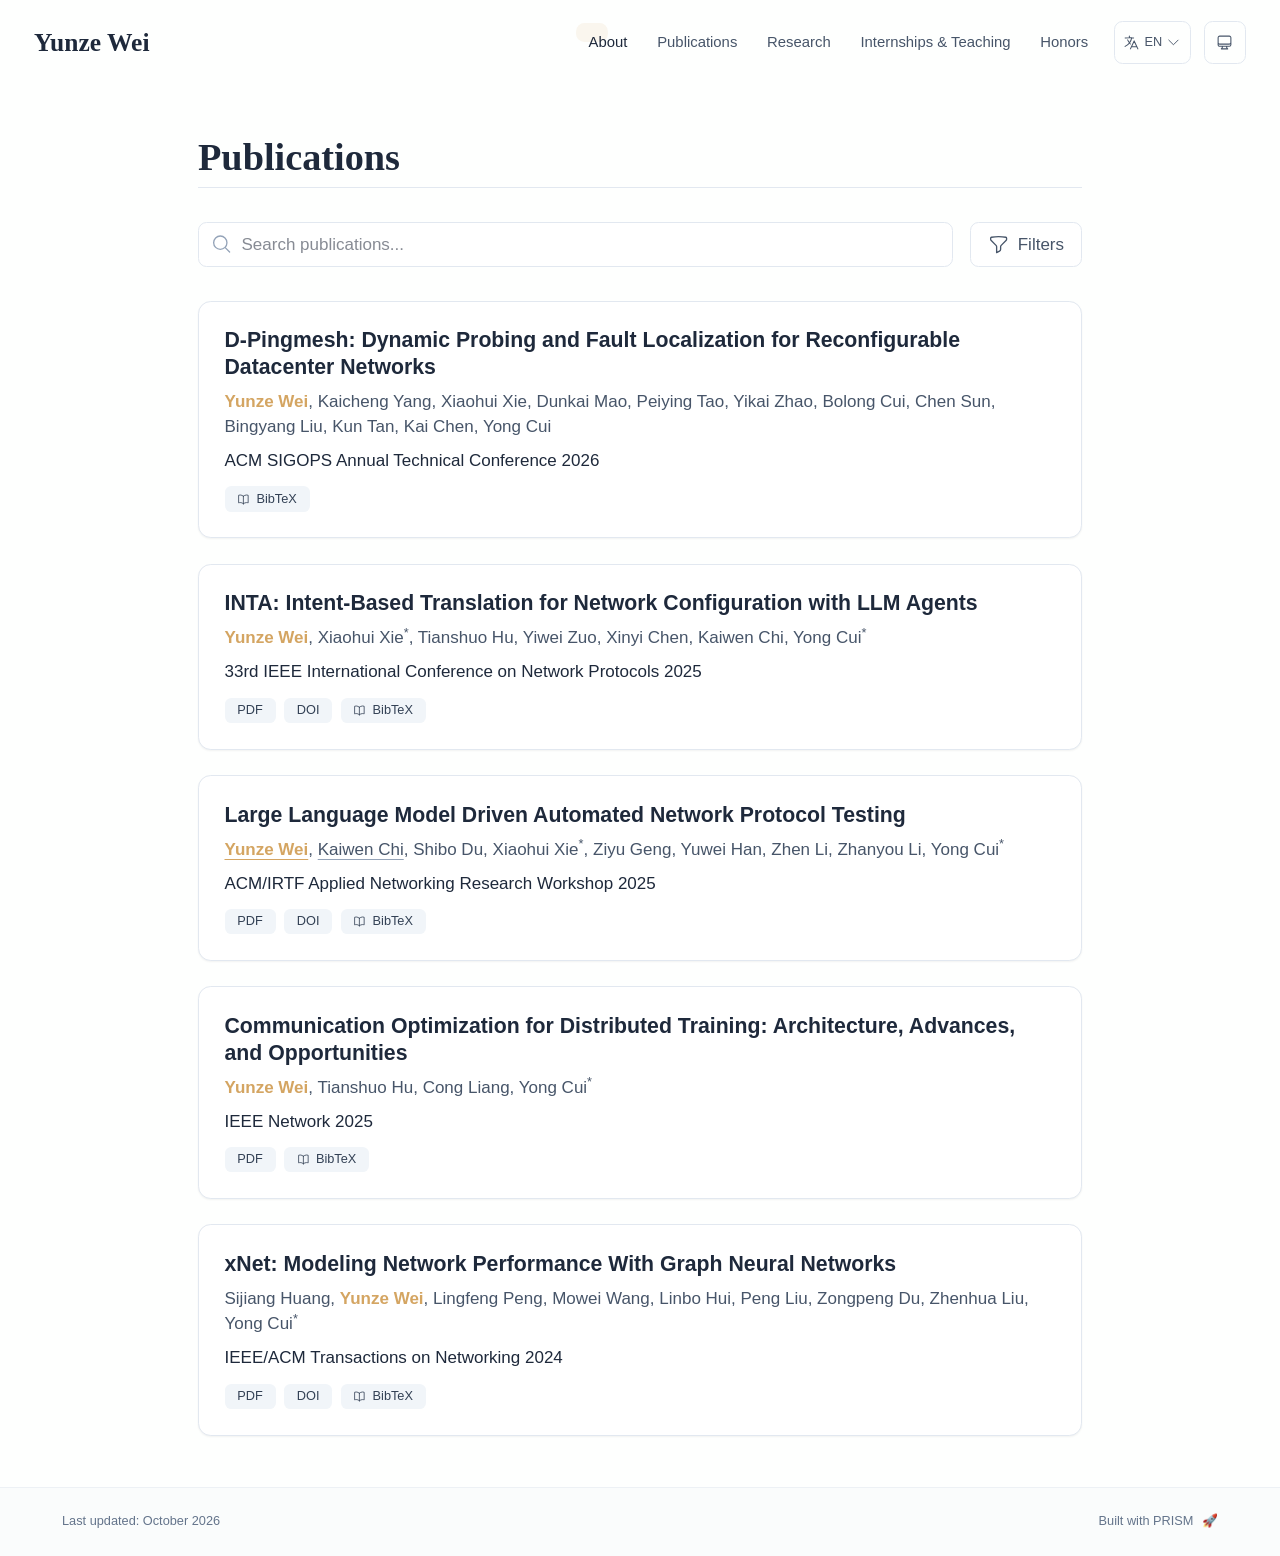
<file: publications/index.html>
<!DOCTYPE html><html lang="en" class="scroll-smooth"><head><meta charSet="utf-8"/><meta name="viewport" content="width=device-width, initial-scale=1"/><link rel="stylesheet" href="/_next/static/css/4e24a5f51312d075.css" data-precedence="next"/><link rel="preload" as="script" fetchPriority="low" href="/_next/static/chunks/webpack-679b75d1c4c2027c.js"/><script src="/_next/static/chunks/4bd1b696-70b6d399998de86a.js" async=""></script><script src="/_next/static/chunks/684-5aaa8290a129f299.js" async=""></script><script src="/_next/static/chunks/main-app-5a9e0c9a00fca289.js" async=""></script><script src="/_next/static/chunks/461-a9a5d7b05a71d978.js" async=""></script><script src="/_next/static/chunks/874-6cc630662f3664af.js" async=""></script><script src="/_next/static/chunks/291-e39730cc9327e39b.js" async=""></script><script src="/_next/static/chunks/app/layout-a68a4ec8c9a90234.js" async=""></script><script src="/_next/static/chunks/178-595a94b9af1e67b5.js" async=""></script><script src="/_next/static/chunks/748-1b493219cdc8b791.js" async=""></script><script src="/_next/static/chunks/app/%5Bslug%5D/page-101ec7b3114f6777.js" async=""></script><link rel="icon" href="/favicon.svg" type="image/svg+xml"/><script>
              try {
                const theme = localStorage.getItem('theme-storage');
                const parsed = theme ? JSON.parse(theme) : null;
                const setting = parsed?.state?.theme || 'system';
                const prefersDark = typeof window !== 'undefined' && window.matchMedia && window.matchMedia('(prefers-color-scheme: dark)').matches;
                const effective = setting === 'dark' ? 'dark' : (setting === 'light' ? 'light' : (prefersDark ? 'dark' : 'light'));
                var root = document.documentElement;
                root.classList.add(effective);
                root.setAttribute('data-theme', effective);
              } catch (e) {
                var root = document.documentElement;
                root.classList.add('light');
                root.setAttribute('data-theme', 'light');
              }
            </script><script>
    try {
      const cfg = {"enabled":true,"locales":["en","zh"],"defaultLocale":"en","mode":"fixed","fixedLocale":"en","persist":true,"switcher":true,"labels":{"en":"EN","zh":"中文"}};
      const storageKey = 'locale-storage';
      const normalize = (value) => typeof value === 'string' ? value.trim().replace('_', '-').toLowerCase() : '';
      const matchLocale = (candidate) => {
        const normalized = normalize(candidate);
        if (!normalized) return null;
        if (cfg.locales.includes(normalized)) return normalized;
        const language = normalized.split('-')[0];
        if (cfg.locales.includes(language)) return language;
        return null;
      };

      let resolved = null;

      if (!cfg.enabled) {
        resolved = cfg.defaultLocale;
      } else if (cfg.persist) {
        resolved = matchLocale(localStorage.getItem(storageKey));
      }

      if (!resolved) {
        if (cfg.mode === 'fixed') {
          resolved = cfg.fixedLocale;
        } else {
          resolved = matchLocale(navigator.language);
        }
      }

      if (!resolved) {
        resolved = cfg.defaultLocale;
      }

      const root = document.documentElement;
      root.lang = resolved;
      root.setAttribute('data-locale', resolved);

      if (cfg.persist) {
        localStorage.setItem(storageKey, resolved);
      }
    } catch (e) {
      const root = document.documentElement;
      root.lang = 'en';
      root.setAttribute('data-locale', 'en');
    }
  </script><title>Publications | Yunze Wei</title><meta name="author" content="Yunze Wei"/><meta name="keywords" content="Yunze Wei,PhD,Research,Tsinghua University"/><meta name="creator" content="Yunze Wei"/><meta name="publisher" content="Yunze Wei"/><meta property="og:title" content="Yunze Wei (WheaterW) | Ph.D. Candidate | Tsinghua University"/><meta property="og:description" content="Yunze Wei, Ph.D. candidate at Tsinghua University. AI for Networking &amp; Networking for AI: network configuration, protocol testing, reliability, and communication optimization."/><meta property="og:site_name" content="Yunze Wei&#x27;s Academic Website"/><meta property="og:locale" content="en_US"/><meta property="og:type" content="website"/><meta name="twitter:card" content="summary"/><meta name="twitter:title" content="Yunze Wei (WheaterW) | Ph.D. Candidate | Tsinghua University"/><meta name="twitter:description" content="Yunze Wei, Ph.D. candidate at Tsinghua University. AI for Networking &amp; Networking for AI: network configuration, protocol testing, reliability, and communication optimization."/><link rel="icon" href="/favicon.svg"/><script>document.querySelectorAll('body link[rel="icon"], body link[rel="apple-touch-icon"]').forEach(el => document.head.appendChild(el))</script><script src="/_next/static/chunks/polyfills-42372ed130431b0a.js" noModule=""></script></head><body class="font-sans antialiased"><div style="visibility:hidden"><nav class="fixed top-0 left-0 right-0 z-50" data-headlessui-state=""><div class="transition-all duration-300 ease-out bg-transparent" style="transform:translateY(-100px)"><div class="max-w-7xl mx-auto px-4 sm:px-6 lg:px-8"><div class="flex justify-between items-center h-16 lg:h-20"><div class="flex-shrink-0" tabindex="0"><a class="text-xl lg:text-2xl font-serif font-semibold text-primary hover:text-accent transition-colors duration-200" href="/">Yunze Wei</a></div><div class="hidden lg:block"><div class="ml-10 flex items-center space-x-3"><div class="relative flex items-baseline space-x-1"><a data-nav-href="/#about" class="relative px-3 py-2 text-sm font-medium rounded-lg transition-colors duration-150 text-primary" href="/#about">About</a><a data-nav-href="/#publications" class="relative px-3 py-2 text-sm font-medium rounded-lg transition-colors duration-150 text-neutral-600" href="/#publications">Publications</a><a data-nav-href="/#research" class="relative px-3 py-2 text-sm font-medium rounded-lg transition-colors duration-150 text-neutral-600" href="/#research">Research</a><a data-nav-href="/#experience" class="relative px-3 py-2 text-sm font-medium rounded-lg transition-colors duration-150 text-neutral-600" href="/#experience">Internships &amp; Teaching</a><a data-nav-href="/#awards" class="relative px-3 py-2 text-sm font-medium rounded-lg transition-colors duration-150 text-neutral-600" href="/#awards">Honors</a></div><div class="flex items-center justify-center w-14 h-10 rounded-lg border border-neutral-200 dark:border-[rgba(148,163,184,0.24)] bg-background dark:bg-neutral-800"><div class="w-6 h-4 rounded bg-neutral-300 animate-pulse"></div></div><div class="flex items-center justify-center w-10 h-10 rounded-lg border border-neutral-200 dark:border-[rgba(148,163,184,0.24)] bg-background dark:bg-neutral-800"><div class="w-4 h-4 rounded-full bg-neutral-300 animate-pulse"></div></div></div></div><div class="lg:hidden flex items-center space-x-2"><div class="flex items-center justify-center w-14 h-10 rounded-lg border border-neutral-200 dark:border-[rgba(148,163,184,0.24)] bg-background dark:bg-neutral-800"><div class="w-6 h-4 rounded bg-neutral-300 animate-pulse"></div></div><div class="flex items-center justify-center w-10 h-10 rounded-lg border border-neutral-200 dark:border-[rgba(148,163,184,0.24)] bg-background dark:bg-neutral-800"><div class="w-4 h-4 rounded-full bg-neutral-300 animate-pulse"></div></div><button class="inline-flex items-center justify-center p-2 rounded-md text-neutral-600 hover:text-primary hover:bg-neutral-100 dark:hover:bg-neutral-800 focus:outline-none focus:ring-2 focus:ring-inset focus:ring-accent transition-colors duration-200" id="headlessui-disclosure-button-«R7pdb»" type="button" aria-expanded="false" data-headlessui-state=""><span class="sr-only">Open main menu</span><div><svg xmlns="http://www.w3.org/2000/svg" fill="none" viewBox="0 0 24 24" stroke-width="1.5" stroke="currentColor" aria-hidden="true" data-slot="icon" class="block h-6 w-6"><path stroke-linecap="round" stroke-linejoin="round" d="M3.75 6.75h16.5M3.75 12h16.5m-16.5 5.25h16.5"></path></svg></div></button></div></div></div></div></nav><main class="min-h-screen pt-16 lg:pt-20"><div class="max-w-4xl mx-auto px-4 sm:px-6 lg:px-8 py-12"><div style="opacity:0;transform:translateY(20px)"><div class="mb-8"><h1 class="text-4xl font-serif font-bold text-primary mb-4 border-b border-neutral-200 dark:border-neutral-800 pb-2">Publications</h1></div><div class="mb-8 space-y-4"><div class="flex flex-col sm:flex-row gap-4"><div class="relative flex-grow"><svg xmlns="http://www.w3.org/2000/svg" fill="none" viewBox="0 0 24 24" stroke-width="1.5" stroke="currentColor" aria-hidden="true" data-slot="icon" class="absolute left-3 top-1/2 transform -translate-y-1/2 h-5 w-5 text-neutral-400"><path stroke-linecap="round" stroke-linejoin="round" d="m21 21-5.197-5.197m0 0A7.5 7.5 0 1 0 5.196 5.196a7.5 7.5 0 0 0 10.607 10.607Z"></path></svg><input type="text" placeholder="Search publications..." class="w-full pl-10 pr-4 py-2 rounded-lg border border-neutral-200 dark:border-neutral-800 bg-white dark:bg-neutral-900 focus:ring-2 focus:ring-accent focus:border-transparent transition-all duration-200" value=""/></div><button class="flex items-center justify-center px-4 py-2 rounded-lg border transition-all duration-200 bg-white dark:bg-neutral-900 border-neutral-200 dark:border-neutral-800 text-neutral-600 hover:border-accent hover:text-accent"><svg xmlns="http://www.w3.org/2000/svg" fill="none" viewBox="0 0 24 24" stroke-width="1.5" stroke="currentColor" aria-hidden="true" data-slot="icon" class="h-5 w-5 mr-2"><path stroke-linecap="round" stroke-linejoin="round" d="M12 3c2.755 0 5.455.232 8.083.678.533.09.917.556.917 1.096v1.044a2.25 2.25 0 0 1-.659 1.591l-5.432 5.432a2.25 2.25 0 0 0-.659 1.591v2.927a2.25 2.25 0 0 1-1.244 2.013L9.75 21v-6.568a2.25 2.25 0 0 0-.659-1.591L3.659 7.409A2.25 2.25 0 0 1 3 5.818V4.774c0-.54.384-1.006.917-1.096A48.32 48.32 0 0 1 12 3Z"></path></svg>Filters</button></div></div><div class="space-y-6"><div class="bg-white dark:bg-neutral-900 p-6 rounded-xl shadow-sm border border-neutral-200 dark:border-neutral-800 hover:shadow-md transition-all duration-200" style="opacity:0;transform:translateY(20px)"><div class="flex flex-col md:flex-row gap-6"><div class="flex-grow"><h3 class="text-xl font-semibold text-primary mb-2 leading-tight">D-Pingmesh: Dynamic Probing and Fault Localization for Reconfigurable Datacenter Networks</h3><p class="text-base text-neutral-600 dark:text-neutral-400 mb-2"><span><span class="font-semibold text-accent ">Yunze Wei</span>, </span><span><span class=" ">Kaicheng Yang</span>, </span><span><span class=" ">Xiaohui Xie</span>, </span><span><span class=" ">Dunkai Mao</span>, </span><span><span class=" ">Peiying Tao</span>, </span><span><span class=" ">Yikai Zhao</span>, </span><span><span class=" ">Bolong Cui</span>, </span><span><span class=" ">Chen Sun</span>, </span><span><span class=" ">Bingyang Liu</span>, </span><span><span class=" ">Kun Tan</span>, </span><span><span class=" ">Kai Chen</span>, </span><span><span class=" ">Yong Cui</span></span></p><p class="text-base font-medium text-neutral-800 dark:text-neutral-600 mb-3">ACM SIGOPS Annual Technical Conference<!-- --> <!-- -->2026</p><div class="flex flex-wrap gap-2 mt-auto"><button class="inline-flex items-center px-3 py-1 rounded-md text-xs font-medium transition-colors bg-neutral-100 dark:bg-neutral-800 text-neutral-700 dark:text-neutral-300 hover:bg-accent hover:text-white"><svg xmlns="http://www.w3.org/2000/svg" fill="none" viewBox="0 0 24 24" stroke-width="1.5" stroke="currentColor" aria-hidden="true" data-slot="icon" class="h-3 w-3 mr-1.5"><path stroke-linecap="round" stroke-linejoin="round" d="M12 6.042A8.967 8.967 0 0 0 6 3.75c-1.052 0-2.062.18-3 .512v14.25A8.987 8.987 0 0 1 6 18c2.305 0 4.408.867 6 2.292m0-14.25a8.966 8.966 0 0 1 6-2.292c1.052 0 2.062.18 3 .512v14.25A8.987 8.987 0 0 0 18 18a8.967 8.967 0 0 0-6 2.292m0-14.25v14.25"></path></svg>BibTeX</button></div></div></div></div><div class="bg-white dark:bg-neutral-900 p-6 rounded-xl shadow-sm border border-neutral-200 dark:border-neutral-800 hover:shadow-md transition-all duration-200" style="opacity:0;transform:translateY(20px)"><div class="flex flex-col md:flex-row gap-6"><div class="flex-grow"><h3 class="text-xl font-semibold text-primary mb-2 leading-tight">INTA: Intent-Based Translation for Network Configuration with LLM Agents</h3><p class="text-base text-neutral-600 dark:text-neutral-400 mb-2"><span><span class="font-semibold text-accent ">Yunze Wei</span>, </span><span><span class=" ">Xiaohui Xie</span><sup class="ml-0 text-neutral-600 dark:text-neutral-400">*</sup>, </span><span><span class=" ">Tianshuo Hu</span>, </span><span><span class=" ">Yiwei Zuo</span>, </span><span><span class=" ">Xinyi Chen</span>, </span><span><span class=" ">Kaiwen Chi</span>, </span><span><span class=" ">Yong Cui</span><sup class="ml-0 text-neutral-600 dark:text-neutral-400">*</sup></span></p><p class="text-base font-medium text-neutral-800 dark:text-neutral-600 mb-3">33rd IEEE International Conference on Network Protocols<!-- --> <!-- -->2025</p><div class="flex flex-wrap gap-2 mt-auto"><a href="/papers/inta.pdf" target="_blank" rel="noopener noreferrer" class="inline-flex items-center px-3 py-1 rounded-md text-xs font-medium bg-neutral-100 dark:bg-neutral-800 text-neutral-700 dark:text-neutral-300 hover:bg-accent hover:text-white transition-colors">PDF</a><a href="https://doi.org/10.1109/ICNP65844.2025.11192391" target="_blank" rel="noopener noreferrer" class="inline-flex items-center px-3 py-1 rounded-md text-xs font-medium bg-neutral-100 dark:bg-neutral-800 text-neutral-700 dark:text-neutral-300 hover:bg-accent hover:text-white transition-colors">DOI</a><button class="inline-flex items-center px-3 py-1 rounded-md text-xs font-medium transition-colors bg-neutral-100 dark:bg-neutral-800 text-neutral-700 dark:text-neutral-300 hover:bg-accent hover:text-white"><svg xmlns="http://www.w3.org/2000/svg" fill="none" viewBox="0 0 24 24" stroke-width="1.5" stroke="currentColor" aria-hidden="true" data-slot="icon" class="h-3 w-3 mr-1.5"><path stroke-linecap="round" stroke-linejoin="round" d="M12 6.042A8.967 8.967 0 0 0 6 3.75c-1.052 0-2.062.18-3 .512v14.25A8.987 8.987 0 0 1 6 18c2.305 0 4.408.867 6 2.292m0-14.25a8.966 8.966 0 0 1 6-2.292c1.052 0 2.062.18 3 .512v14.25A8.987 8.987 0 0 0 18 18a8.967 8.967 0 0 0-6 2.292m0-14.25v14.25"></path></svg>BibTeX</button></div></div></div></div><div class="bg-white dark:bg-neutral-900 p-6 rounded-xl shadow-sm border border-neutral-200 dark:border-neutral-800 hover:shadow-md transition-all duration-200" style="opacity:0;transform:translateY(20px)"><div class="flex flex-col md:flex-row gap-6"><div class="flex-grow"><h3 class="text-xl font-semibold text-primary mb-2 leading-tight">Large Language Model Driven Automated Network Protocol Testing</h3><p class="text-base text-neutral-600 dark:text-neutral-400 mb-2"><span><span class="font-semibold text-accent underline underline-offset-4 decoration-accent">Yunze Wei</span>, </span><span><span class=" underline underline-offset-4 decoration-neutral-400">Kaiwen Chi</span>, </span><span><span class=" ">Shibo Du</span>, </span><span><span class=" ">Xiaohui Xie</span><sup class="ml-0 text-neutral-600 dark:text-neutral-400">*</sup>, </span><span><span class=" ">Ziyu Geng</span>, </span><span><span class=" ">Yuwei Han</span>, </span><span><span class=" ">Zhen Li</span>, </span><span><span class=" ">Zhanyou Li</span>, </span><span><span class=" ">Yong Cui</span><sup class="ml-0 text-neutral-600 dark:text-neutral-400">*</sup></span></p><p class="text-base font-medium text-neutral-800 dark:text-neutral-600 mb-3">ACM/IRTF Applied Networking Research Workshop<!-- --> <!-- -->2025</p><div class="flex flex-wrap gap-2 mt-auto"><a href="/papers/protocol-testing.pdf" target="_blank" rel="noopener noreferrer" class="inline-flex items-center px-3 py-1 rounded-md text-xs font-medium bg-neutral-100 dark:bg-neutral-800 text-neutral-700 dark:text-neutral-300 hover:bg-accent hover:text-white transition-colors">PDF</a><a href="https://doi.org/10.1145/3744200.3744763" target="_blank" rel="noopener noreferrer" class="inline-flex items-center px-3 py-1 rounded-md text-xs font-medium bg-neutral-100 dark:bg-neutral-800 text-neutral-700 dark:text-neutral-300 hover:bg-accent hover:text-white transition-colors">DOI</a><button class="inline-flex items-center px-3 py-1 rounded-md text-xs font-medium transition-colors bg-neutral-100 dark:bg-neutral-800 text-neutral-700 dark:text-neutral-300 hover:bg-accent hover:text-white"><svg xmlns="http://www.w3.org/2000/svg" fill="none" viewBox="0 0 24 24" stroke-width="1.5" stroke="currentColor" aria-hidden="true" data-slot="icon" class="h-3 w-3 mr-1.5"><path stroke-linecap="round" stroke-linejoin="round" d="M12 6.042A8.967 8.967 0 0 0 6 3.75c-1.052 0-2.062.18-3 .512v14.25A8.987 8.987 0 0 1 6 18c2.305 0 4.408.867 6 2.292m0-14.25a8.966 8.966 0 0 1 6-2.292c1.052 0 2.062.18 3 .512v14.25A8.987 8.987 0 0 0 18 18a8.967 8.967 0 0 0-6 2.292m0-14.25v14.25"></path></svg>BibTeX</button></div></div></div></div><div class="bg-white dark:bg-neutral-900 p-6 rounded-xl shadow-sm border border-neutral-200 dark:border-neutral-800 hover:shadow-md transition-all duration-200" style="opacity:0;transform:translateY(20px)"><div class="flex flex-col md:flex-row gap-6"><div class="flex-grow"><h3 class="text-xl font-semibold text-primary mb-2 leading-tight">Communication Optimization for Distributed Training: Architecture, Advances, and Opportunities</h3><p class="text-base text-neutral-600 dark:text-neutral-400 mb-2"><span><span class="font-semibold text-accent ">Yunze Wei</span>, </span><span><span class=" ">Tianshuo Hu</span>, </span><span><span class=" ">Cong Liang</span>, </span><span><span class=" ">Yong Cui</span><sup class="ml-0 text-neutral-600 dark:text-neutral-400">*</sup></span></p><p class="text-base font-medium text-neutral-800 dark:text-neutral-600 mb-3">IEEE Network<!-- --> <!-- -->2025</p><div class="flex flex-wrap gap-2 mt-auto"><a href="/papers/communication.pdf" target="_blank" rel="noopener noreferrer" class="inline-flex items-center px-3 py-1 rounded-md text-xs font-medium bg-neutral-100 dark:bg-neutral-800 text-neutral-700 dark:text-neutral-300 hover:bg-accent hover:text-white transition-colors">PDF</a><button class="inline-flex items-center px-3 py-1 rounded-md text-xs font-medium transition-colors bg-neutral-100 dark:bg-neutral-800 text-neutral-700 dark:text-neutral-300 hover:bg-accent hover:text-white"><svg xmlns="http://www.w3.org/2000/svg" fill="none" viewBox="0 0 24 24" stroke-width="1.5" stroke="currentColor" aria-hidden="true" data-slot="icon" class="h-3 w-3 mr-1.5"><path stroke-linecap="round" stroke-linejoin="round" d="M12 6.042A8.967 8.967 0 0 0 6 3.75c-1.052 0-2.062.18-3 .512v14.25A8.987 8.987 0 0 1 6 18c2.305 0 4.408.867 6 2.292m0-14.25a8.966 8.966 0 0 1 6-2.292c1.052 0 2.062.18 3 .512v14.25A8.987 8.987 0 0 0 18 18a8.967 8.967 0 0 0-6 2.292m0-14.25v14.25"></path></svg>BibTeX</button></div></div></div></div><div class="bg-white dark:bg-neutral-900 p-6 rounded-xl shadow-sm border border-neutral-200 dark:border-neutral-800 hover:shadow-md transition-all duration-200" style="opacity:0;transform:translateY(20px)"><div class="flex flex-col md:flex-row gap-6"><div class="flex-grow"><h3 class="text-xl font-semibold text-primary mb-2 leading-tight">xNet: Modeling Network Performance With Graph Neural Networks</h3><p class="text-base text-neutral-600 dark:text-neutral-400 mb-2"><span><span class=" ">Sijiang Huang</span>, </span><span><span class="font-semibold text-accent ">Yunze Wei</span>, </span><span><span class=" ">Lingfeng Peng</span>, </span><span><span class=" ">Mowei Wang</span>, </span><span><span class=" ">Linbo Hui</span>, </span><span><span class=" ">Peng Liu</span>, </span><span><span class=" ">Zongpeng Du</span>, </span><span><span class=" ">Zhenhua Liu</span>, </span><span><span class=" ">Yong Cui</span><sup class="ml-0 text-neutral-600 dark:text-neutral-400">*</sup></span></p><p class="text-base font-medium text-neutral-800 dark:text-neutral-600 mb-3">IEEE/ACM Transactions on Networking<!-- --> <!-- -->2024</p><div class="flex flex-wrap gap-2 mt-auto"><a href="/papers/xnet.pdf" target="_blank" rel="noopener noreferrer" class="inline-flex items-center px-3 py-1 rounded-md text-xs font-medium bg-neutral-100 dark:bg-neutral-800 text-neutral-700 dark:text-neutral-300 hover:bg-accent hover:text-white transition-colors">PDF</a><a href="https://doi.org/10.1109/TNET.2023.3329357" target="_blank" rel="noopener noreferrer" class="inline-flex items-center px-3 py-1 rounded-md text-xs font-medium bg-neutral-100 dark:bg-neutral-800 text-neutral-700 dark:text-neutral-300 hover:bg-accent hover:text-white transition-colors">DOI</a><button class="inline-flex items-center px-3 py-1 rounded-md text-xs font-medium transition-colors bg-neutral-100 dark:bg-neutral-800 text-neutral-700 dark:text-neutral-300 hover:bg-accent hover:text-white"><svg xmlns="http://www.w3.org/2000/svg" fill="none" viewBox="0 0 24 24" stroke-width="1.5" stroke="currentColor" aria-hidden="true" data-slot="icon" class="h-3 w-3 mr-1.5"><path stroke-linecap="round" stroke-linejoin="round" d="M12 6.042A8.967 8.967 0 0 0 6 3.75c-1.052 0-2.062.18-3 .512v14.25A8.987 8.987 0 0 1 6 18c2.305 0 4.408.867 6 2.292m0-14.25a8.966 8.966 0 0 1 6-2.292c1.052 0 2.062.18 3 .512v14.25A8.987 8.987 0 0 0 18 18a8.967 8.967 0 0 0-6 2.292m0-14.25v14.25"></path></svg>BibTeX</button></div></div></div></div></div></div></div><!--$--><!--/$--><!--$--><!--/$--></main><footer class="border-t border-neutral-200/50 bg-neutral-50/50 dark:bg-neutral-900/50 dark:border-neutral-700/50"><div class="max-w-6xl mx-auto px-4 sm:px-6 lg:px-8 py-6"><div class="flex flex-col sm:flex-row justify-between items-center gap-2"><p class="text-xs text-neutral-500">Last updated<!-- -->: <!-- -->October 2026</p><p class="text-xs text-neutral-500 flex items-center">Built with PRISM<span class="ml-2">🚀</span></p></div></div></footer></div><script src="/_next/static/chunks/webpack-679b75d1c4c2027c.js" async=""></script><script>(self.__next_f=self.__next_f||[]).push([0])</script><script>self.__next_f.push([1,"1:\"$Sreact.fragment\"\n3:I[3719,[\"461\",\"static/chunks/461-a9a5d7b05a71d978.js\",\"874\",\"static/chunks/874-6cc630662f3664af.js\",\"291\",\"static/chunks/291-e39730cc9327e39b.js\",\"177\",\"static/chunks/app/layout-a68a4ec8c9a90234.js\"],\"ThemeProvider\"]\n4:I[310,[\"461\",\"static/chunks/461-a9a5d7b05a71d978.js\",\"874\",\"static/chunks/874-6cc630662f3664af.js\",\"291\",\"static/chunks/291-e39730cc9327e39b.js\",\"177\",\"static/chunks/app/layout-a68a4ec8c9a90234.js\"],\"LocaleProvider\"]\n5:I[4574,[\"461\",\"static/chunks/461-a9a5d7b05a71d978.js\",\"874\",\"static/chunks/874-6cc630662f3664af.js\",\"291\",\"static/chunks/291-e39730cc9327e39b.js\",\"177\",\"static/chunks/app/layout-a68a4ec8c9a90234.js\"],\"default\"]\n6:I[7555,[],\"\"]\n7:I[1295,[],\"\"]\n8:I[2548,[\"461\",\"static/chunks/461-a9a5d7b05a71d978.js\",\"874\",\"static/chunks/874-6cc630662f3664af.js\",\"291\",\"static/chunks/291-e39730cc9327e39b.js\",\"177\",\"static/chunks/app/layout-a68a4ec8c9a90234.js\"],\"default\"]\na:I[9665,[],\"MetadataBoundary\"]\nc:I[9665,[],\"OutletBoundary\"]\nf:I[4911,[],\"AsyncMetadataOutlet\"]\n11:I[9665,[],\"ViewportBoundary\"]\n13:I[6614,[],\"\"]\n:HL[\"/_next/static/css/4e24a5f51312d075.css\",\"style\"]\n2:T5d3,\n    try {\n      const cfg = {\"enabled\":true,\"locales\":[\"en\",\"zh\"],\"defaultLocale\":\"en\",\"mode\":\"fixed\",\"fixedLocale\":\"en\",\"persist\":true,\"switcher\":true,\"labels\":{\"en\":\"EN\",\"zh\":\"中文\"}};\n      const storageKey = 'locale-storage';\n      const normalize = (value) =\u003e typeof value === 'string' ? value.trim().replace('_', '-').toLowerCase() : '';\n      const matchLocale = (candidate) =\u003e {\n        const normalized = normalize(candidate);\n        if (!normalized) return null;\n        if (cfg.locales.includes(normalized)) return normalized;\n        const language = normalized.split('-')[0];\n        if (cfg.locales.includes(language)) return language;\n        return null;\n      };\n\n      let resolved = null;\n\n      if (!cfg.enabled) {\n        resolved = cfg.defaultLocale;\n      } else if (cfg.persist) {\n        resolved = matchLocale(localStorage.getItem(storageKey));\n      }\n\n      if (!resolved) {\n        if (cfg."])</script><script>self.__next_f.push([1,"mode === 'fixed') {\n          resolved = cfg.fixedLocale;\n        } else {\n          resolved = matchLocale(navigator.language);\n        }\n      }\n\n      if (!resolved) {\n        resolved = cfg.defaultLocale;\n      }\n\n      const root = document.documentElement;\n      root.lang = resolved;\n      root.setAttribute('data-locale', resolved);\n\n      if (cfg.persist) {\n        localStorage.setItem(storageKey, resolved);\n      }\n    } catch (e) {\n      const root = document.documentElement;\n      root.lang = 'en';\n      root.setAttribute('data-locale', 'en');\n    }\n  "])</script><script>self.__next_f.push([1,"0:{\"P\":null,\"b\":\"XPzcy8YIu-JFH0OrsEoJX\",\"p\":\"\",\"c\":[\"\",\"publications\",\"\"],\"i\":false,\"f\":[[[\"\",{\"children\":[[\"slug\",\"publications\",\"d\"],{\"children\":[\"__PAGE__\",{}]}]},\"$undefined\",\"$undefined\",true],[\"\",[\"$\",\"$1\",\"c\",{\"children\":[[[\"$\",\"link\",\"0\",{\"rel\":\"stylesheet\",\"href\":\"/_next/static/css/4e24a5f51312d075.css\",\"precedence\":\"next\",\"crossOrigin\":\"$undefined\",\"nonce\":\"$undefined\"}]],[\"$\",\"html\",null,{\"lang\":\"en\",\"className\":\"scroll-smooth\",\"suppressHydrationWarning\":true,\"children\":[[\"$\",\"head\",null,{\"children\":[[\"$\",\"link\",null,{\"rel\":\"icon\",\"href\":\"/favicon.svg\",\"type\":\"image/svg+xml\"}],[\"$\",\"script\",null,{\"dangerouslySetInnerHTML\":{\"__html\":\"\\n              try {\\n                const theme = localStorage.getItem('theme-storage');\\n                const parsed = theme ? JSON.parse(theme) : null;\\n                const setting = parsed?.state?.theme || 'system';\\n                const prefersDark = typeof window !== 'undefined' \u0026\u0026 window.matchMedia \u0026\u0026 window.matchMedia('(prefers-color-scheme: dark)').matches;\\n                const effective = setting === 'dark' ? 'dark' : (setting === 'light' ? 'light' : (prefersDark ? 'dark' : 'light'));\\n                var root = document.documentElement;\\n                root.classList.add(effective);\\n                root.setAttribute('data-theme', effective);\\n              } catch (e) {\\n                var root = document.documentElement;\\n                root.classList.add('light');\\n                root.setAttribute('data-theme', 'light');\\n              }\\n            \"}}],[\"$\",\"script\",null,{\"dangerouslySetInnerHTML\":{\"__html\":\"$2\"}}]]}],[\"$\",\"body\",null,{\"className\":\"font-sans antialiased\",\"children\":[\"$\",\"$L3\",null,{\"children\":[\"$\",\"$L4\",null,{\"config\":{\"enabled\":true,\"locales\":[\"en\",\"zh\"],\"defaultLocale\":\"en\",\"mode\":\"fixed\",\"fixedLocale\":\"en\",\"persist\":true,\"switcher\":true,\"labels\":{\"en\":\"EN\",\"zh\":\"中文\"}},\"children\":[[\"$\",\"$L5\",null,{\"items\":[{\"title\":\"About\",\"type\":\"page\",\"target\":\"about\",\"href\":\"/\"},{\"title\":\"Publications\",\"type\":\"page\",\"target\":\"publications\",\"href\":\"/publications\"},{\"title\":\"Research\",\"type\":\"page\",\"target\":\"research\",\"href\":\"/research\"},{\"title\":\"Internships \u0026 Teaching\",\"type\":\"page\",\"target\":\"experience\",\"href\":\"/experience\"},{\"title\":\"Honors\",\"type\":\"page\",\"target\":\"awards\",\"href\":\"/awards\"}],\"siteTitle\":\"Yunze Wei\",\"enableOnePageMode\":true,\"i18n\":\"$0:f:0:1:1:props:children:1:props:children:1:props:children:props:children:props:config\",\"itemsByLocale\":{\"en\":[{\"title\":\"About\",\"type\":\"page\",\"target\":\"about\",\"href\":\"/\"},{\"title\":\"Publications\",\"type\":\"page\",\"target\":\"publications\",\"href\":\"/publications\"},{\"title\":\"Research\",\"type\":\"page\",\"target\":\"research\",\"href\":\"/research\"},{\"title\":\"Internships \u0026 Teaching\",\"type\":\"page\",\"target\":\"experience\",\"href\":\"/experience\"},{\"title\":\"Honors\",\"type\":\"page\",\"target\":\"awards\",\"href\":\"/awards\"}],\"zh\":[{\"title\":\"关于我\",\"type\":\"page\",\"target\":\"about\",\"href\":\"/\"},{\"title\":\"论文发表\",\"type\":\"page\",\"target\":\"publications\",\"href\":\"/publications\"},{\"title\":\"科研工作\",\"type\":\"page\",\"target\":\"research\",\"href\":\"/research\"},{\"title\":\"实习与教学\",\"type\":\"page\",\"target\":\"experience\",\"href\":\"/experience\"},{\"title\":\"荣誉奖励\",\"type\":\"page\",\"target\":\"awards\",\"href\":\"/awards\"}]},\"siteTitleByLocale\":{\"en\":\"Yunze Wei\",\"zh\":\"Yunze Wei\"}}],[\"$\",\"main\",null,{\"className\":\"min-h-screen pt-16 lg:pt-20\",\"children\":[\"$\",\"$L6\",null,{\"parallelRouterKey\":\"children\",\"error\":\"$undefined\",\"errorStyles\":\"$undefined\",\"errorScripts\":\"$undefined\",\"template\":[\"$\",\"$L7\",null,{}],\"templateStyles\":\"$undefined\",\"templateScripts\":\"$undefined\",\"notFound\":[[[\"$\",\"title\",null,{\"children\":\"404: This page could not be found.\"}],[\"$\",\"div\",null,{\"style\":{\"fontFamily\":\"system-ui,\\\"Segoe UI\\\",Roboto,Helvetica,Arial,sans-serif,\\\"Apple Color Emoji\\\",\\\"Segoe UI Emoji\\\"\",\"height\":\"100vh\",\"textAlign\":\"center\",\"display\":\"flex\",\"flexDirection\":\"column\",\"alignItems\":\"center\",\"justifyContent\":\"center\"},\"children\":[\"$\",\"div\",null,{\"children\":[[\"$\",\"style\",null,{\"dangerouslySetInnerHTML\":{\"__html\":\"body{color:#000;background:#fff;margin:0}.next-error-h1{border-right:1px solid rgba(0,0,0,.3)}@media (prefers-color-scheme:dark){body{color:#fff;background:#000}.next-error-h1{border-right:1px solid rgba(255,255,255,.3)}}\"}}],[\"$\",\"h1\",null,{\"className\":\"next-error-h1\",\"style\":{\"display\":\"inline-block\",\"margin\":\"0 20px 0 0\",\"padding\":\"0 23px 0 0\",\"fontSize\":24,\"fontWeight\":500,\"verticalAlign\":\"top\",\"lineHeight\":\"49px\"},\"children\":404}],[\"$\",\"div\",null,{\"style\":{\"display\":\"inline-block\"},\"children\":[\"$\",\"h2\",null,{\"style\":{\"fontSize\":14,\"fontWeight\":400,\"lineHeight\":\"49px\",\"margin\":0},\"children\":\"This page could not be found.\"}]}]]}]}]],[]],\"forbidden\":\"$undefined\",\"unauthorized\":\"$undefined\"}]}],[\"$\",\"$L8\",null,{\"lastUpdated\":\"October 2026\",\"lastUpdatedByLocale\":{\"en\":\"October 2026\",\"zh\":\"2026 年 10 月\"},\"defaultLocale\":\"en\"}]]}]}]}]]}]]}],{\"children\":[[\"slug\",\"publications\",\"d\"],[\"$\",\"$1\",\"c\",{\"children\":[null,[\"$\",\"$L6\",null,{\"parallelRouterKey\":\"children\",\"error\":\"$undefined\",\"errorStyles\":\"$undefined\",\"errorScripts\":\"$undefined\",\"template\":[\"$\",\"$L7\",null,{}],\"templateStyles\":\"$undefined\",\"templateScripts\":\"$undefined\",\"notFound\":\"$undefined\",\"forbidden\":\"$undefined\",\"unauthorized\":\"$undefined\"}]]}],{\"children\":[\"__PAGE__\",[\"$\",\"$1\",\"c\",{\"children\":[\"$L9\",[\"$\",\"$La\",null,{\"children\":\"$Lb\"}],null,[\"$\",\"$Lc\",null,{\"children\":[\"$Ld\",\"$Le\",[\"$\",\"$Lf\",null,{\"promise\":\"$@10\"}]]}]]}],{},null,false]},null,false]},null,false],[\"$\",\"$1\",\"h\",{\"children\":[null,[\"$\",\"$1\",\"tCch5Z2MjgnTZws_uzup8\",{\"children\":[[\"$\",\"$L11\",null,{\"children\":\"$L12\"}],null]}],null]}],false]],\"m\":\"$undefined\",\"G\":[\"$13\",\"$undefined\"],\"s\":false,\"S\":true}\n"])</script><script>self.__next_f.push([1,"14:\"$Sreact.suspense\"\n15:I[4911,[],\"AsyncMetadata\"]\n17:I[2382,[\"461\",\"static/chunks/461-a9a5d7b05a71d978.js\",\"178\",\"static/chunks/178-595a94b9af1e67b5.js\",\"748\",\"static/chunks/748-1b493219cdc8b791.js\",\"182\",\"static/chunks/app/%5Bslug%5D/page-101ec7b3114f6777.js\"],\"default\"]\nb:[\"$\",\"$14\",null,{\"fallback\":null,\"children\":[\"$\",\"$L15\",null,{\"promise\":\"$@16\"}]}]\n"])</script><script>self.__next_f.push([1,"9:[\"$\",\"$L17\",null,{\"dataByLocale\":{\"en\":{\"type\":\"publication\",\"config\":{\"type\":\"publication\",\"title\":\"Publications\",\"source\":\"publications.bib\"},\"publications\":[{\"id\":\"wei-d-pingmesh\",\"title\":\"D-Pingmesh: Dynamic Probing and Fault Localization for Reconfigurable Datacenter Networks\",\"titleNodes\":[{\"type\":\"text\",\"text\":\"D-Pingmesh: Dynamic Probing and Fault Localization for Reconfigurable Datacenter Networks\"}],\"authors\":[{\"name\":\"Yunze Wei\",\"isHighlighted\":true,\"isCorresponding\":false,\"isCoAuthor\":false},{\"name\":\"Kaicheng Yang\",\"isHighlighted\":false,\"isCorresponding\":false,\"isCoAuthor\":false},{\"name\":\"Xiaohui Xie\",\"isHighlighted\":false,\"isCorresponding\":false,\"isCoAuthor\":false},{\"name\":\"Dunkai Mao\",\"isHighlighted\":false,\"isCorresponding\":false,\"isCoAuthor\":false},{\"name\":\"Peiying Tao\",\"isHighlighted\":false,\"isCorresponding\":false,\"isCoAuthor\":false},{\"name\":\"Yikai Zhao\",\"isHighlighted\":false,\"isCorresponding\":false,\"isCoAuthor\":false},{\"name\":\"Bolong Cui\",\"isHighlighted\":false,\"isCorresponding\":false,\"isCoAuthor\":false},{\"name\":\"Chen Sun\",\"isHighlighted\":false,\"isCorresponding\":false,\"isCoAuthor\":false},{\"name\":\"Bingyang Liu\",\"isHighlighted\":false,\"isCorresponding\":false,\"isCoAuthor\":false},{\"name\":\"Kun Tan\",\"isHighlighted\":false,\"isCorresponding\":false,\"isCoAuthor\":false},{\"name\":\"Kai Chen\",\"isHighlighted\":false,\"isCorresponding\":false,\"isCoAuthor\":false},{\"name\":\"Yong Cui\",\"isHighlighted\":false,\"isCorresponding\":false,\"isCoAuthor\":false}],\"year\":2026,\"type\":\"conference\",\"status\":\"accepted\",\"tags\":[],\"keywords\":\"$9:props:dataByLocale:en:publications:0:tags\",\"researchArea\":\"reliability-engineering\",\"journal\":\"\",\"conference\":\"ACM SIGOPS Annual Technical Conference\",\"abstract\":\"\",\"description\":\"\",\"selected\":false,\"bibtex\":\"@inproceedings{wei-d-pingmesh,\\n  title = {D-Pingmesh: Dynamic Probing and Fault Localization for Reconfigurable Datacenter Networks},\\n  author = {Yunze Wei and Kaicheng Yang and Xiaohui Xie and Dunkai Mao and Peiying Tao and Yikai Zhao and Bolong Cui and Chen Sun and Bingyang Liu and Kun Tan and Kai Chen and Yong Cui},\\n  year = {2026},\\n  booktitle = {ACM SIGOPS Annual Technical Conference}\\n}\"},{\"id\":\"wei-inta\",\"title\":\"INTA: Intent-Based Translation for Network Configuration with LLM Agents\",\"titleNodes\":[{\"type\":\"text\",\"text\":\"INTA: Intent-Based Translation for Network Configuration with LLM Agents\"}],\"authors\":[{\"name\":\"Yunze Wei\",\"isHighlighted\":true,\"isCorresponding\":false,\"isCoAuthor\":false},{\"name\":\"Xiaohui Xie\",\"isHighlighted\":false,\"isCorresponding\":true,\"isCoAuthor\":false},{\"name\":\"Tianshuo Hu\",\"isHighlighted\":false,\"isCorresponding\":false,\"isCoAuthor\":false},{\"name\":\"Yiwei Zuo\",\"isHighlighted\":false,\"isCorresponding\":false,\"isCoAuthor\":false},{\"name\":\"Xinyi Chen\",\"isHighlighted\":false,\"isCorresponding\":false,\"isCoAuthor\":false},{\"name\":\"Kaiwen Chi\",\"isHighlighted\":false,\"isCorresponding\":false,\"isCoAuthor\":false},{\"name\":\"Yong Cui\",\"isHighlighted\":false,\"isCorresponding\":true,\"isCoAuthor\":false}],\"year\":2025,\"type\":\"conference\",\"status\":\"published\",\"tags\":[],\"keywords\":\"$9:props:dataByLocale:en:publications:1:tags\",\"researchArea\":\"machine-learning\",\"journal\":\"\",\"conference\":\"33rd IEEE International Conference on Network Protocols\",\"doi\":\"10.1109/ICNP65844.2025.11192391\",\"pdfUrl\":\"/papers/inta.pdf\",\"abstract\":\"\",\"description\":\"\",\"selected\":false,\"bibtex\":\"@inproceedings{wei-inta,\\n  title = {INTA: Intent-Based Translation for Network Configuration with LLM Agents},\\n  author = {Yunze Wei and Xiaohui Xie and Tianshuo Hu and Yiwei Zuo and Xinyi Chen and Kaiwen Chi and Yong Cui},\\n  year = {2025},\\n  booktitle = {33rd IEEE International Conference on Network Protocols},\\n  doi = {10.1109/ICNP65844.2025.11192391}\\n}\"},{\"id\":\"wei-protocol-testing\",\"title\":\"Large Language Model Driven Automated Network Protocol Testing\",\"titleNodes\":[{\"type\":\"text\",\"text\":\"Large Language Model Driven Automated Network Protocol Testing\"}],\"authors\":[{\"name\":\"Yunze Wei\",\"isHighlighted\":true,\"isCorresponding\":false,\"isCoAuthor\":true},{\"name\":\"Kaiwen Chi\",\"isHighlighted\":false,\"isCorresponding\":false,\"isCoAuthor\":true},{\"name\":\"Shibo Du\",\"isHighlighted\":false,\"isCorresponding\":false,\"isCoAuthor\":false},{\"name\":\"Xiaohui Xie\",\"isHighlighted\":false,\"isCorresponding\":true,\"isCoAuthor\":false},{\"name\":\"Ziyu Geng\",\"isHighlighted\":false,\"isCorresponding\":false,\"isCoAuthor\":false},{\"name\":\"Yuwei Han\",\"isHighlighted\":false,\"isCorresponding\":false,\"isCoAuthor\":false},{\"name\":\"Zhen Li\",\"isHighlighted\":false,\"isCorresponding\":false,\"isCoAuthor\":false},{\"name\":\"Zhanyou Li\",\"isHighlighted\":false,\"isCorresponding\":false,\"isCoAuthor\":false},{\"name\":\"Yong Cui\",\"isHighlighted\":false,\"isCorresponding\":true,\"isCoAuthor\":false}],\"year\":2025,\"type\":\"conference\",\"status\":\"published\",\"tags\":[],\"keywords\":\"$9:props:dataByLocale:en:publications:2:tags\",\"researchArea\":\"machine-learning\",\"journal\":\"\",\"conference\":\"ACM/IRTF Applied Networking Research Workshop\",\"doi\":\"10.1145/3744200.3744763\",\"pdfUrl\":\"/papers/protocol-testing.pdf\",\"abstract\":\"\",\"description\":\"\",\"selected\":false,\"bibtex\":\"@inproceedings{wei-protocol-testing,\\n  title = {Large Language Model Driven Automated Network Protocol Testing},\\n  author = {Yunze Wei  and Kaiwen Chi and Shibo Du and Xiaohui Xie and Ziyu Geng and Yuwei Han and Zhen Li and Zhanyou Li and Yong Cui},\\n  year = {2025},\\n  booktitle = {ACM/IRTF Applied Networking Research Workshop},\\n  doi = {10.1145/3744200.3744763}\\n}\"},{\"id\":\"wei-communication\",\"title\":\"Communication Optimization for Distributed Training: Architecture, Advances, and Opportunities\",\"titleNodes\":[{\"type\":\"text\",\"text\":\"Communication Optimization for Distributed Training: Architecture, Advances, and Opportunities\"}],\"authors\":[{\"name\":\"Yunze Wei\",\"isHighlighted\":true,\"isCorresponding\":false,\"isCoAuthor\":false},{\"name\":\"Tianshuo Hu\",\"isHighlighted\":false,\"isCorresponding\":false,\"isCoAuthor\":false},{\"name\":\"Cong Liang\",\"isHighlighted\":false,\"isCorresponding\":false,\"isCoAuthor\":false},{\"name\":\"Yong Cui\",\"isHighlighted\":false,\"isCorresponding\":true,\"isCoAuthor\":false}],\"year\":2025,\"type\":\"journal\",\"status\":\"published\",\"tags\":[],\"keywords\":\"$9:props:dataByLocale:en:publications:3:tags\",\"researchArea\":\"machine-learning\",\"journal\":\"IEEE Network\",\"conference\":\"\",\"volume\":\"39\",\"issue\":\"3\",\"pages\":\"241--248\",\"pdfUrl\":\"/papers/communication.pdf\",\"abstract\":\"\",\"description\":\"\",\"selected\":false,\"bibtex\":\"@article{wei-communication,\\n  title = {Communication Optimization for Distributed Training: Architecture, Advances, and Opportunities},\\n  author = {Yunze Wei and Tianshuo Hu and Cong Liang and Yong Cui},\\n  year = {2025},\\n  journal = {IEEE Network},\\n  volume = {39},\\n  number = {3},\\n  pages = {241--248}\\n}\"},{\"id\":\"wei-xnet\",\"title\":\"xNet: Modeling Network Performance With Graph Neural Networks\",\"titleNodes\":[{\"type\":\"text\",\"text\":\"xNet: Modeling Network Performance With Graph Neural Networks\"}],\"authors\":[{\"name\":\"Sijiang Huang\",\"isHighlighted\":false,\"isCorresponding\":false,\"isCoAuthor\":false},{\"name\":\"Yunze Wei\",\"isHighlighted\":true,\"isCorresponding\":false,\"isCoAuthor\":false},{\"name\":\"Lingfeng Peng\",\"isHighlighted\":false,\"isCorresponding\":false,\"isCoAuthor\":false},{\"name\":\"Mowei Wang\",\"isHighlighted\":false,\"isCorresponding\":false,\"isCoAuthor\":false},{\"name\":\"Linbo Hui\",\"isHighlighted\":false,\"isCorresponding\":false,\"isCoAuthor\":false},{\"name\":\"Peng Liu\",\"isHighlighted\":false,\"isCorresponding\":false,\"isCoAuthor\":false},{\"name\":\"Zongpeng Du\",\"isHighlighted\":false,\"isCorresponding\":false,\"isCoAuthor\":false},{\"name\":\"Zhenhua Liu\",\"isHighlighted\":false,\"isCorresponding\":false,\"isCoAuthor\":false},{\"name\":\"Yong Cui\",\"isHighlighted\":false,\"isCorresponding\":true,\"isCoAuthor\":false}],\"year\":2024,\"type\":\"journal\",\"status\":\"published\",\"tags\":[],\"keywords\":\"$9:props:dataByLocale:en:publications:4:tags\",\"researchArea\":\"neural-networks\",\"journal\":\"IEEE/ACM Transactions on Networking\",\"conference\":\"\",\"volume\":\"32\",\"issue\":\"2\",\"doi\":\"10.1109/TNET.2023.3329357\",\"pdfUrl\":\"/papers/xnet.pdf\",\"abstract\":\"\",\"description\":\"\",\"selected\":false,\"bibtex\":\"@article{wei-xnet,\\n  title = {xNet: Modeling Network Performance With Graph Neural Networks},\\n  author = {Sijiang Huang and Yunze Wei and Lingfeng Peng and Mowei Wang and Linbo Hui and Peng Liu and Zongpeng Du and Zhenhua Liu and Yong Cui},\\n  year = {2024},\\n  journal = {IEEE/ACM Transactions on Networking},\\n  doi = {10.1109/TNET.2023.3329357},\\n  volume = {32},\\n  number = {2}\\n}\"}]},\"zh\":{\"type\":\"publication\",\"config\":{\"type\":\"publication\",\"title\":\"论文发表\",\"source\":\"publications.bib\"},\"publications\":[{\"id\":\"wei-d-pingmesh\",\"title\":\"D-Pingmesh: Dynamic Probing and Fault Localization for Reconfigurable Datacenter Networks\",\"titleNodes\":[{\"type\":\"text\",\"text\":\"D-Pingmesh: Dynamic Probing and Fault Localization for Reconfigurable Datacenter Networks\"}],\"authors\":[{\"name\":\"Yunze Wei\",\"isHighlighted\":true,\"isCorresponding\":false,\"isCoAuthor\":false},{\"name\":\"Kaicheng Yang\",\"isHighlighted\":false,\"isCorresponding\":false,\"isCoAuthor\":false},{\"name\":\"Xiaohui Xie\",\"isHighlighted\":false,\"isCorresponding\":false,\"isCoAuthor\":false},{\"name\":\"Dunkai Mao\",\"isHighlighted\":false,\"isCorresponding\":false,\"isCoAuthor\":false},{\"name\":\"Peiying Tao\",\"isHighlighted\":false,\"isCorresponding\":false,\"isCoAuthor\":false},{\"name\":\"Yikai Zhao\",\"isHighlighted\":false,\"isCorresponding\":false,\"isCoAuthor\":false},{\"name\":\"Bolong Cui\",\"isHighlighted\":false,\"isCorresponding\":false,\"isCoAuthor\":false},{\"name\":\"Chen Sun\",\"isHighlighted\":false,\"isCorresponding\":false,\"isCoAuthor\":false},{\"name\":\"Bingyang Liu\",\"isHighlighted\":false,\"isCorresponding\":false,\"isCoAuthor\":false},{\"name\":\"Kun Tan\",\"isHighlighted\":false,\"isCorresponding\":false,\"isCoAuthor\":false},{\"name\":\"Kai Chen\",\"isHighlighted\":false,\"isCorresponding\":false,\"isCoAuthor\":false},{\"name\":\"Yong Cui\",\"isHighlighted\":false,\"isCorresponding\":false,\"isCoAuthor\":false}],\"year\":2026,\"type\":\"conference\",\"status\":\"accepted\",\"tags\":[],\"keywords\":\"$9:props:dataByLocale:zh:publications:0:tags\",\"researchArea\":\"reliability-engineering\",\"journal\":\"\",\"conference\":\"ACM SIGOPS Annual Technical Conference\",\"abstract\":\"\",\"description\":\"\",\"selected\":false,\"bibtex\":\"@inproceedings{wei-d-pingmesh,\\n  title = {D-Pingmesh: Dynamic Probing and Fault Localization for Reconfigurable Datacenter Networks},\\n  author = {Yunze Wei and Kaicheng Yang and Xiaohui Xie and Dunkai Mao and Peiying Tao and Yikai Zhao and Bolong Cui and Chen Sun and Bingyang Liu and Kun Tan and Kai Chen and Yong Cui},\\n  year = {2026},\\n  booktitle = {ACM SIGOPS Annual Technical Conference}\\n}\"},{\"id\":\"wei-inta\",\"title\":\"INTA: Intent-Based Translation for Network Configuration with LLM Agents\",\"titleNodes\":[{\"type\":\"text\",\"text\":\"INTA: Intent-Based Translation for Network Configuration with LLM Agents\"}],\"authors\":[{\"name\":\"Yunze Wei\",\"isHighlighted\":true,\"isCorresponding\":false,\"isCoAuthor\":false},{\"name\":\"Xiaohui Xie\",\"isHighlighted\":false,\"isCorresponding\":true,\"isCoAuthor\":false},{\"name\":\"Tianshuo Hu\",\"isHighlighted\":false,\"isCorresponding\":false,\"isCoAuthor\":false},{\"name\":\"Yiwei Zuo\",\"isHighlighted\":false,\"isCorresponding\":false,\"isCoAuthor\":false},{\"name\":\"Xinyi Chen\",\"isHighlighted\":false,\"isCorresponding\":false,\"isCoAuthor\":false},{\"name\":\"Kaiwen Chi\",\"isHighlighted\":false,\"isCorresponding\":false,\"isCoAuthor\":false},{\"name\":\"Yong Cui\",\"isHighlighted\":false,\"isCorresponding\":true,\"isCoAuthor\":false}],\"year\":2025,\"type\":\"conference\",\"status\":\"published\",\"tags\":[],\"keywords\":\"$9:props:dataByLocale:zh:publications:1:tags\",\"researchArea\":\"machine-learning\",\"journal\":\"\",\"conference\":\"33rd IEEE International Conference on Network Protocols\",\"doi\":\"10.1109/ICNP65844.2025.11192391\",\"pdfUrl\":\"/papers/inta.pdf\",\"abstract\":\"\",\"description\":\"\",\"selected\":false,\"bibtex\":\"@inproceedings{wei-inta,\\n  title = {INTA: Intent-Based Translation for Network Configuration with LLM Agents},\\n  author = {Yunze Wei and Xiaohui Xie and Tianshuo Hu and Yiwei Zuo and Xinyi Chen and Kaiwen Chi and Yong Cui},\\n  year = {2025},\\n  booktitle = {33rd IEEE International Conference on Network Protocols},\\n  doi = {10.1109/ICNP65844.2025.11192391}\\n}\"},{\"id\":\"wei-protocol-testing\",\"title\":\"Large Language Model Driven Automated Network Protocol Testing\",\"titleNodes\":[{\"type\":\"text\",\"text\":\"Large Language Model Driven Automated Network Protocol Testing\"}],\"authors\":[{\"name\":\"Yunze Wei\",\"isHighlighted\":true,\"isCorresponding\":false,\"isCoAuthor\":true},{\"name\":\"Kaiwen Chi\",\"isHighlighted\":false,\"isCorresponding\":false,\"isCoAuthor\":true},{\"name\":\"Shibo Du\",\"isHighlighted\":false,\"isCorresponding\":false,\"isCoAuthor\":false},{\"name\":\"Xiaohui Xie\",\"isHighlighted\":false,\"isCorresponding\":true,\"isCoAuthor\":false},{\"name\":\"Ziyu Geng\",\"isHighlighted\":false,\"isCorresponding\":false,\"isCoAuthor\":false},{\"name\":\"Yuwei Han\",\"isHighlighted\":false,\"isCorresponding\":false,\"isCoAuthor\":false},{\"name\":\"Zhen Li\",\"isHighlighted\":false,\"isCorresponding\":false,\"isCoAuthor\":false},{\"name\":\"Zhanyou Li\",\"isHighlighted\":false,\"isCorresponding\":false,\"isCoAuthor\":false},{\"name\":\"Yong Cui\",\"isHighlighted\":false,\"isCorresponding\":true,\"isCoAuthor\":false}],\"year\":2025,\"type\":\"conference\",\"status\":\"published\",\"tags\":[],\"keywords\":\"$9:props:dataByLocale:zh:publications:2:tags\",\"researchArea\":\"machine-learning\",\"journal\":\"\",\"conference\":\"ACM/IRTF Applied Networking Research Workshop\",\"doi\":\"10.1145/3744200.3744763\",\"pdfUrl\":\"/papers/protocol-testing.pdf\",\"abstract\":\"\",\"description\":\"\",\"selected\":false,\"bibtex\":\"@inproceedings{wei-protocol-testing,\\n  title = {Large Language Model Driven Automated Network Protocol Testing},\\n  author = {Yunze Wei  and Kaiwen Chi and Shibo Du and Xiaohui Xie and Ziyu Geng and Yuwei Han and Zhen Li and Zhanyou Li and Yong Cui},\\n  year = {2025},\\n  booktitle = {ACM/IRTF Applied Networking Research Workshop},\\n  doi = {10.1145/3744200.3744763}\\n}\"},{\"id\":\"wei-communication\",\"title\":\"Communication Optimization for Distributed Training: Architecture, Advances, and Opportunities\",\"titleNodes\":[{\"type\":\"text\",\"text\":\"Communication Optimization for Distributed Training: Architecture, Advances, and Opportunities\"}],\"authors\":[{\"name\":\"Yunze Wei\",\"isHighlighted\":true,\"isCorresponding\":false,\"isCoAuthor\":false},{\"name\":\"Tianshuo Hu\",\"isHighlighted\":false,\"isCorresponding\":false,\"isCoAuthor\":false},{\"name\":\"Cong Liang\",\"isHighlighted\":false,\"isCorresponding\":false,\"isCoAuthor\":false},{\"name\":\"Yong Cui\",\"isHighlighted\":false,\"isCorresponding\":true,\"isCoAuthor\":false}],\"year\":2025,\"type\":\"journal\",\"status\":\"published\",\"tags\":[],\"keywords\":\"$9:props:dataByLocale:zh:publications:3:tags\",\"researchArea\":\"machine-learning\",\"journal\":\"IEEE Network\",\"conference\":\"\",\"volume\":\"39\",\"issue\":\"3\",\"pages\":\"241--248\",\"pdfUrl\":\"/papers/communication.pdf\",\"abstract\":\"\",\"description\":\"\",\"selected\":false,\"bibtex\":\"@article{wei-communication,\\n  title = {Communication Optimization for Distributed Training: Architecture, Advances, and Opportunities},\\n  author = {Yunze Wei and Tianshuo Hu and Cong Liang and Yong Cui},\\n  year = {2025},\\n  journal = {IEEE Network},\\n  volume = {39},\\n  number = {3},\\n  pages = {241--248}\\n}\"},{\"id\":\"wei-xnet\",\"title\":\"xNet: Modeling Network Performance With Graph Neural Networks\",\"titleNodes\":[{\"type\":\"text\",\"text\":\"xNet: Modeling Network Performance With Graph Neural Networks\"}],\"authors\":[{\"name\":\"Sijiang Huang\",\"isHighlighted\":false,\"isCorresponding\":false,\"isCoAuthor\":false},{\"name\":\"Yunze Wei\",\"isHighlighted\":true,\"isCorresponding\":false,\"isCoAuthor\":false},{\"name\":\"Lingfeng Peng\",\"isHighlighted\":false,\"isCorresponding\":false,\"isCoAuthor\":false},{\"name\":\"Mowei Wang\",\"isHighlighted\":false,\"isCorresponding\":false,\"isCoAuthor\":false},{\"name\":\"Linbo Hui\",\"isHighlighted\":false,\"isCorresponding\":false,\"isCoAuthor\":false},{\"name\":\"Peng Liu\",\"isHighlighted\":false,\"isCorresponding\":false,\"isCoAuthor\":false},{\"name\":\"Zongpeng Du\",\"isHighlighted\":false,\"isCorresponding\":false,\"isCoAuthor\":false},{\"name\":\"Zhenhua Liu\",\"isHighlighted\":false,\"isCorresponding\":false,\"isCoAuthor\":false},{\"name\":\"Yong Cui\",\"isHighlighted\":false,\"isCorresponding\":true,\"isCoAuthor\":false}],\"year\":2024,\"type\":\"journal\",\"status\":\"published\",\"tags\":[],\"keywords\":\"$9:props:dataByLocale:zh:publications:4:tags\",\"researchArea\":\"neural-networks\",\"journal\":\"IEEE/ACM Transactions on Networking\",\"conference\":\"\",\"volume\":\"32\",\"issue\":\"2\",\"doi\":\"10.1109/TNET.2023.3329357\",\"pdfUrl\":\"/papers/xnet.pdf\",\"abstract\":\"\",\"description\":\"\",\"selected\":false,\"bibtex\":\"@article{wei-xnet,\\n  title = {xNet: Modeling Network Performance With Graph Neural Networks},\\n  author = {Sijiang Huang and Yunze Wei and Lingfeng Peng and Mowei Wang and Linbo Hui and Peng Liu and Zongpeng Du and Zhenhua Liu and Yong Cui},\\n  year = {2024},\\n  journal = {IEEE/ACM Transactions on Networking},\\n  doi = {10.1109/TNET.2023.3329357},\\n  volume = {32},\\n  number = {2}\\n}\"}]}},\"defaultLocale\":\"en\"}]\n"])</script><script>self.__next_f.push([1,"e:null\n"])</script><script>self.__next_f.push([1,"12:[[\"$\",\"meta\",\"0\",{\"charSet\":\"utf-8\"}],[\"$\",\"meta\",\"1\",{\"name\":\"viewport\",\"content\":\"width=device-width, initial-scale=1\"}]]\nd:null\n"])</script><script>self.__next_f.push([1,"16:{\"metadata\":[[\"$\",\"title\",\"0\",{\"children\":\"Publications | Yunze Wei\"}],[\"$\",\"meta\",\"1\",{\"name\":\"author\",\"content\":\"Yunze Wei\"}],[\"$\",\"meta\",\"2\",{\"name\":\"keywords\",\"content\":\"Yunze Wei,PhD,Research,Tsinghua University\"}],[\"$\",\"meta\",\"3\",{\"name\":\"creator\",\"content\":\"Yunze Wei\"}],[\"$\",\"meta\",\"4\",{\"name\":\"publisher\",\"content\":\"Yunze Wei\"}],[\"$\",\"meta\",\"5\",{\"property\":\"og:title\",\"content\":\"Yunze Wei (WheaterW) | Ph.D. Candidate | Tsinghua University\"}],[\"$\",\"meta\",\"6\",{\"property\":\"og:description\",\"content\":\"Yunze Wei, Ph.D. candidate at Tsinghua University. AI for Networking \u0026 Networking for AI: network configuration, protocol testing, reliability, and communication optimization.\"}],[\"$\",\"meta\",\"7\",{\"property\":\"og:site_name\",\"content\":\"Yunze Wei's Academic Website\"}],[\"$\",\"meta\",\"8\",{\"property\":\"og:locale\",\"content\":\"en_US\"}],[\"$\",\"meta\",\"9\",{\"property\":\"og:type\",\"content\":\"website\"}],[\"$\",\"meta\",\"10\",{\"name\":\"twitter:card\",\"content\":\"summary\"}],[\"$\",\"meta\",\"11\",{\"name\":\"twitter:title\",\"content\":\"Yunze Wei (WheaterW) | Ph.D. Candidate | Tsinghua University\"}],[\"$\",\"meta\",\"12\",{\"name\":\"twitter:description\",\"content\":\"Yunze Wei, Ph.D. candidate at Tsinghua University. AI for Networking \u0026 Networking for AI: network configuration, protocol testing, reliability, and communication optimization.\"}],[\"$\",\"link\",\"13\",{\"rel\":\"icon\",\"href\":\"/favicon.svg\"}]],\"error\":null,\"digest\":\"$undefined\"}\n10:{\"metadata\":\"$16:metadata\",\"error\":null,\"digest\":\"$undefined\"}\n"])</script></body></html>
</file>
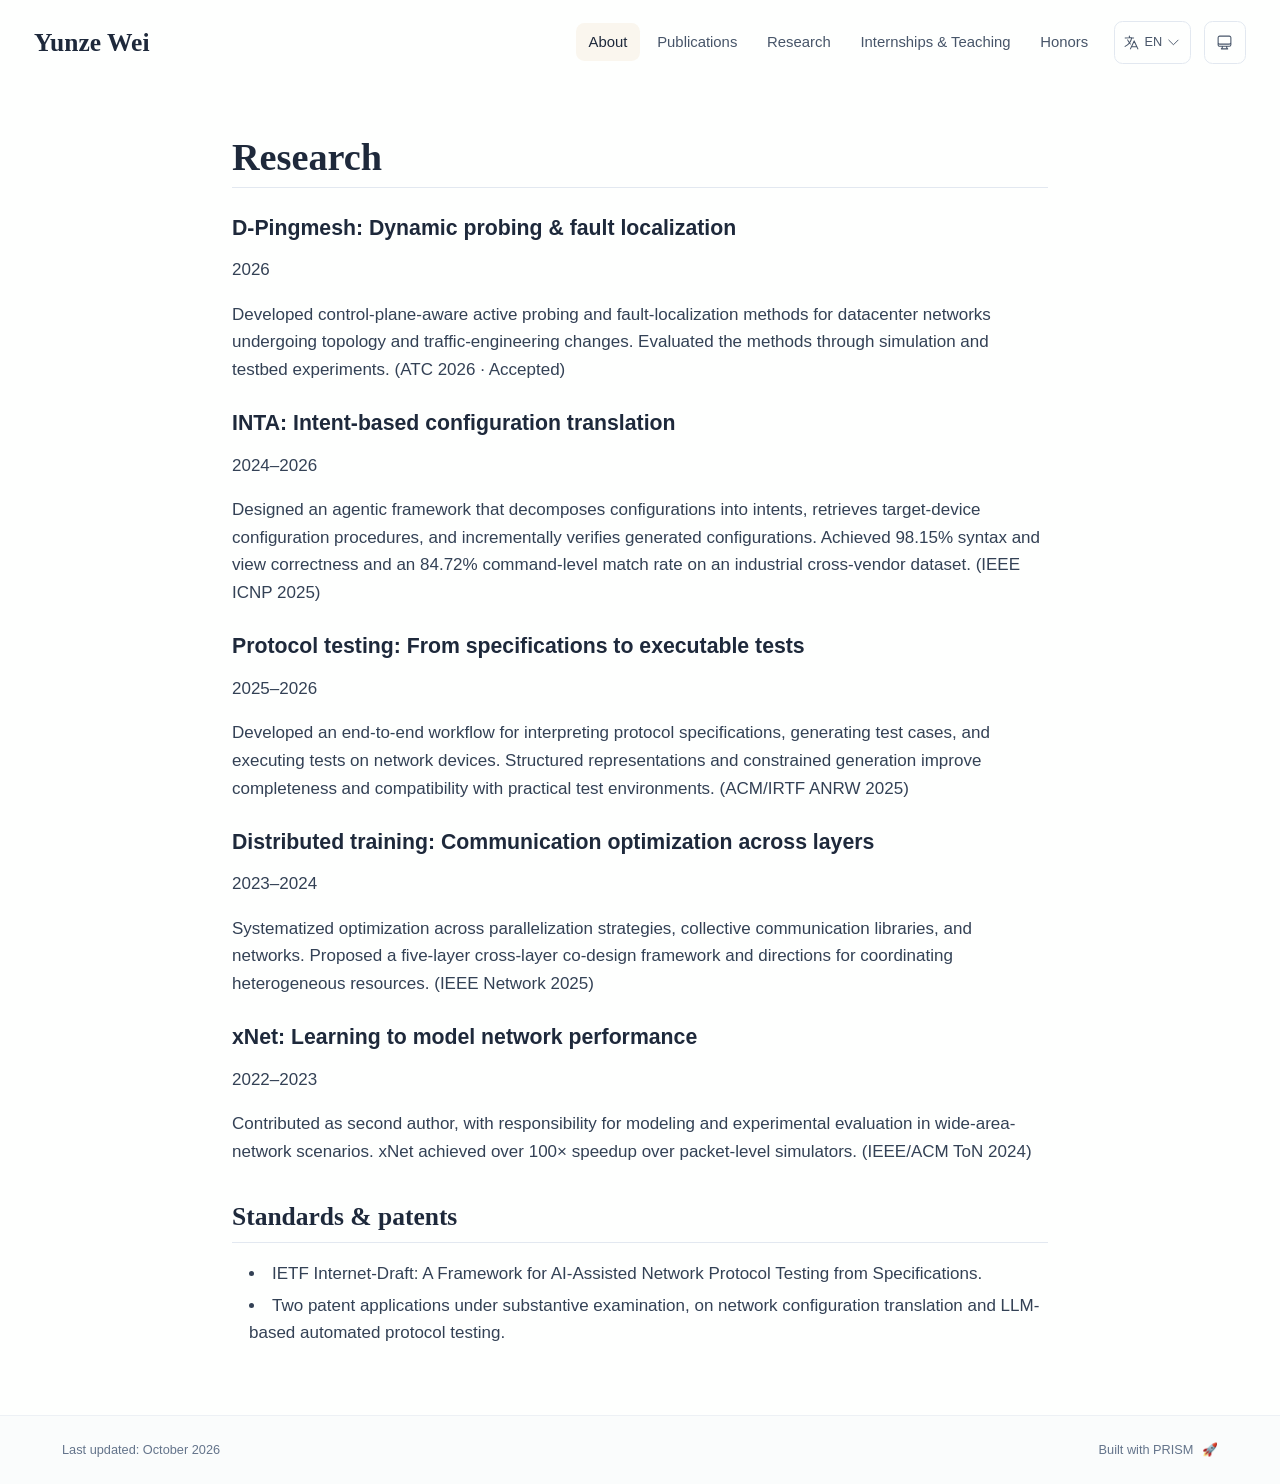
<file: research/index.html>
<!DOCTYPE html><html lang="en" class="scroll-smooth"><head><meta charSet="utf-8"/><meta name="viewport" content="width=device-width, initial-scale=1"/><link rel="stylesheet" href="/_next/static/css/4e24a5f51312d075.css" data-precedence="next"/><link rel="preload" as="script" fetchPriority="low" href="/_next/static/chunks/webpack-679b75d1c4c2027c.js"/><script src="/_next/static/chunks/4bd1b696-70b6d399998de86a.js" async=""></script><script src="/_next/static/chunks/684-5aaa8290a129f299.js" async=""></script><script src="/_next/static/chunks/main-app-5a9e0c9a00fca289.js" async=""></script><script src="/_next/static/chunks/461-a9a5d7b05a71d978.js" async=""></script><script src="/_next/static/chunks/874-6cc630662f3664af.js" async=""></script><script src="/_next/static/chunks/291-e39730cc9327e39b.js" async=""></script><script src="/_next/static/chunks/app/layout-a68a4ec8c9a90234.js" async=""></script><script src="/_next/static/chunks/178-595a94b9af1e67b5.js" async=""></script><script src="/_next/static/chunks/748-1b493219cdc8b791.js" async=""></script><script src="/_next/static/chunks/app/%5Bslug%5D/page-101ec7b3114f6777.js" async=""></script><link rel="icon" href="/favicon.svg" type="image/svg+xml"/><script>
              try {
                const theme = localStorage.getItem('theme-storage');
                const parsed = theme ? JSON.parse(theme) : null;
                const setting = parsed?.state?.theme || 'system';
                const prefersDark = typeof window !== 'undefined' && window.matchMedia && window.matchMedia('(prefers-color-scheme: dark)').matches;
                const effective = setting === 'dark' ? 'dark' : (setting === 'light' ? 'light' : (prefersDark ? 'dark' : 'light'));
                var root = document.documentElement;
                root.classList.add(effective);
                root.setAttribute('data-theme', effective);
              } catch (e) {
                var root = document.documentElement;
                root.classList.add('light');
                root.setAttribute('data-theme', 'light');
              }
            </script><script>
    try {
      const cfg = {"enabled":true,"locales":["en","zh"],"defaultLocale":"en","mode":"fixed","fixedLocale":"en","persist":true,"switcher":true,"labels":{"en":"EN","zh":"中文"}};
      const storageKey = 'locale-storage';
      const normalize = (value) => typeof value === 'string' ? value.trim().replace('_', '-').toLowerCase() : '';
      const matchLocale = (candidate) => {
        const normalized = normalize(candidate);
        if (!normalized) return null;
        if (cfg.locales.includes(normalized)) return normalized;
        const language = normalized.split('-')[0];
        if (cfg.locales.includes(language)) return language;
        return null;
      };

      let resolved = null;

      if (!cfg.enabled) {
        resolved = cfg.defaultLocale;
      } else if (cfg.persist) {
        resolved = matchLocale(localStorage.getItem(storageKey));
      }

      if (!resolved) {
        if (cfg.mode === 'fixed') {
          resolved = cfg.fixedLocale;
        } else {
          resolved = matchLocale(navigator.language);
        }
      }

      if (!resolved) {
        resolved = cfg.defaultLocale;
      }

      const root = document.documentElement;
      root.lang = resolved;
      root.setAttribute('data-locale', resolved);

      if (cfg.persist) {
        localStorage.setItem(storageKey, resolved);
      }
    } catch (e) {
      const root = document.documentElement;
      root.lang = 'en';
      root.setAttribute('data-locale', 'en');
    }
  </script><title>Research | Yunze Wei</title><meta name="author" content="Yunze Wei"/><meta name="keywords" content="Yunze Wei,PhD,Research,Tsinghua University"/><meta name="creator" content="Yunze Wei"/><meta name="publisher" content="Yunze Wei"/><meta property="og:title" content="Yunze Wei (WheaterW) | Ph.D. Candidate | Tsinghua University"/><meta property="og:description" content="Yunze Wei, Ph.D. candidate at Tsinghua University. AI for Networking &amp; Networking for AI: network configuration, protocol testing, reliability, and communication optimization."/><meta property="og:site_name" content="Yunze Wei&#x27;s Academic Website"/><meta property="og:locale" content="en_US"/><meta property="og:type" content="website"/><meta name="twitter:card" content="summary"/><meta name="twitter:title" content="Yunze Wei (WheaterW) | Ph.D. Candidate | Tsinghua University"/><meta name="twitter:description" content="Yunze Wei, Ph.D. candidate at Tsinghua University. AI for Networking &amp; Networking for AI: network configuration, protocol testing, reliability, and communication optimization."/><link rel="icon" href="/favicon.svg"/><script>document.querySelectorAll('body link[rel="icon"], body link[rel="apple-touch-icon"]').forEach(el => document.head.appendChild(el))</script><script src="/_next/static/chunks/polyfills-42372ed130431b0a.js" noModule=""></script></head><body class="font-sans antialiased"><div style="visibility:hidden"><nav class="fixed top-0 left-0 right-0 z-50" data-headlessui-state=""><div class="transition-all duration-300 ease-out bg-transparent" style="transform:translateY(-100px)"><div class="max-w-7xl mx-auto px-4 sm:px-6 lg:px-8"><div class="flex justify-between items-center h-16 lg:h-20"><div class="flex-shrink-0" tabindex="0"><a class="text-xl lg:text-2xl font-serif font-semibold text-primary hover:text-accent transition-colors duration-200" href="/">Yunze Wei</a></div><div class="hidden lg:block"><div class="ml-10 flex items-center space-x-3"><div class="relative flex items-baseline space-x-1"><a data-nav-href="/#about" class="relative px-3 py-2 text-sm font-medium rounded-lg transition-colors duration-150 text-primary" href="/#about">About</a><a data-nav-href="/#publications" class="relative px-3 py-2 text-sm font-medium rounded-lg transition-colors duration-150 text-neutral-600" href="/#publications">Publications</a><a data-nav-href="/#research" class="relative px-3 py-2 text-sm font-medium rounded-lg transition-colors duration-150 text-neutral-600" href="/#research">Research</a><a data-nav-href="/#experience" class="relative px-3 py-2 text-sm font-medium rounded-lg transition-colors duration-150 text-neutral-600" href="/#experience">Internships &amp; Teaching</a><a data-nav-href="/#awards" class="relative px-3 py-2 text-sm font-medium rounded-lg transition-colors duration-150 text-neutral-600" href="/#awards">Honors</a></div><div class="flex items-center justify-center w-14 h-10 rounded-lg border border-neutral-200 dark:border-[rgba(148,163,184,0.24)] bg-background dark:bg-neutral-800"><div class="w-6 h-4 rounded bg-neutral-300 animate-pulse"></div></div><div class="flex items-center justify-center w-10 h-10 rounded-lg border border-neutral-200 dark:border-[rgba(148,163,184,0.24)] bg-background dark:bg-neutral-800"><div class="w-4 h-4 rounded-full bg-neutral-300 animate-pulse"></div></div></div></div><div class="lg:hidden flex items-center space-x-2"><div class="flex items-center justify-center w-14 h-10 rounded-lg border border-neutral-200 dark:border-[rgba(148,163,184,0.24)] bg-background dark:bg-neutral-800"><div class="w-6 h-4 rounded bg-neutral-300 animate-pulse"></div></div><div class="flex items-center justify-center w-10 h-10 rounded-lg border border-neutral-200 dark:border-[rgba(148,163,184,0.24)] bg-background dark:bg-neutral-800"><div class="w-4 h-4 rounded-full bg-neutral-300 animate-pulse"></div></div><button class="inline-flex items-center justify-center p-2 rounded-md text-neutral-600 hover:text-primary hover:bg-neutral-100 dark:hover:bg-neutral-800 focus:outline-none focus:ring-2 focus:ring-inset focus:ring-accent transition-colors duration-200" id="headlessui-disclosure-button-«R7pdb»" type="button" aria-expanded="false" data-headlessui-state=""><span class="sr-only">Open main menu</span><div><svg xmlns="http://www.w3.org/2000/svg" fill="none" viewBox="0 0 24 24" stroke-width="1.5" stroke="currentColor" aria-hidden="true" data-slot="icon" class="block h-6 w-6"><path stroke-linecap="round" stroke-linejoin="round" d="M3.75 6.75h16.5M3.75 12h16.5m-16.5 5.25h16.5"></path></svg></div></button></div></div></div></div></nav><main class="min-h-screen pt-16 lg:pt-20"><div class="max-w-4xl mx-auto px-4 sm:px-6 lg:px-8 py-12"><div class="max-w-3xl mx-auto" style="opacity:0;transform:translateY(20px)"><h1 class="text-4xl font-serif font-bold text-primary mb-4 border-b border-neutral-200 dark:border-neutral-800 pb-2">Research</h1><div class="text-neutral-700 dark:text-neutral-600 leading-relaxed"><h3 class="text-xl font-semibold text-primary mt-6 mb-3">D-Pingmesh: Dynamic probing &amp; fault localization</h3>
<p class="mb-4 last:mb-0">2026</p>
<p class="mb-4 last:mb-0">Developed control-plane-aware active probing and fault-localization methods for datacenter networks undergoing topology and traffic-engineering changes. Evaluated the methods through simulation and testbed experiments. (ATC 2026 · Accepted)</p>
<h3 class="text-xl font-semibold text-primary mt-6 mb-3">INTA: Intent-based configuration translation</h3>
<p class="mb-4 last:mb-0">2024–2026</p>
<p class="mb-4 last:mb-0">Designed an agentic framework that decomposes configurations into intents, retrieves target-device configuration procedures, and incrementally verifies generated configurations. Achieved 98.15% syntax and view correctness and an 84.72% command-level match rate on an industrial cross-vendor dataset. (IEEE ICNP 2025)</p>
<h3 class="text-xl font-semibold text-primary mt-6 mb-3">Protocol testing: From specifications to executable tests</h3>
<p class="mb-4 last:mb-0">2025–2026</p>
<p class="mb-4 last:mb-0">Developed an end-to-end workflow for interpreting protocol specifications, generating test cases, and executing tests on network devices. Structured representations and constrained generation improve completeness and compatibility with practical test environments. (ACM/IRTF ANRW 2025)</p>
<h3 class="text-xl font-semibold text-primary mt-6 mb-3">Distributed training: Communication optimization across layers</h3>
<p class="mb-4 last:mb-0">2023–2024</p>
<p class="mb-4 last:mb-0">Systematized optimization across parallelization strategies, collective communication libraries, and networks. Proposed a five-layer cross-layer co-design framework and directions for coordinating heterogeneous resources. (IEEE Network 2025)</p>
<h3 class="text-xl font-semibold text-primary mt-6 mb-3">xNet: Learning to model network performance</h3>
<p class="mb-4 last:mb-0">2022–2023</p>
<p class="mb-4 last:mb-0">Contributed as second author, with responsibility for modeling and experimental evaluation in wide-area-network scenarios. xNet achieved over 100× speedup over packet-level simulators. (IEEE/ACM ToN 2024)</p>
<h2 class="text-2xl font-serif font-bold text-primary mt-8 mb-4 border-b border-neutral-200 dark:border-neutral-800 pb-2">Standards &amp; patents</h2>
<ul class="list-disc list-inside mb-4 space-y-1 ml-4">
<li class="mb-1">IETF Internet-Draft: A Framework for AI-Assisted Network Protocol Testing from Specifications.</li>
<li class="mb-1">Two patent applications under substantive examination, on network configuration translation and LLM-based automated protocol testing.</li>
</ul></div></div></div><!--$--><!--/$--><!--$--><!--/$--></main><footer class="border-t border-neutral-200/50 bg-neutral-50/50 dark:bg-neutral-900/50 dark:border-neutral-700/50"><div class="max-w-6xl mx-auto px-4 sm:px-6 lg:px-8 py-6"><div class="flex flex-col sm:flex-row justify-between items-center gap-2"><p class="text-xs text-neutral-500">Last updated<!-- -->: <!-- -->October 2026</p><p class="text-xs text-neutral-500 flex items-center">Built with PRISM<span class="ml-2">🚀</span></p></div></div></footer></div><script src="/_next/static/chunks/webpack-679b75d1c4c2027c.js" async=""></script><script>(self.__next_f=self.__next_f||[]).push([0])</script><script>self.__next_f.push([1,"1:\"$Sreact.fragment\"\n3:I[3719,[\"461\",\"static/chunks/461-a9a5d7b05a71d978.js\",\"874\",\"static/chunks/874-6cc630662f3664af.js\",\"291\",\"static/chunks/291-e39730cc9327e39b.js\",\"177\",\"static/chunks/app/layout-a68a4ec8c9a90234.js\"],\"ThemeProvider\"]\n4:I[310,[\"461\",\"static/chunks/461-a9a5d7b05a71d978.js\",\"874\",\"static/chunks/874-6cc630662f3664af.js\",\"291\",\"static/chunks/291-e39730cc9327e39b.js\",\"177\",\"static/chunks/app/layout-a68a4ec8c9a90234.js\"],\"LocaleProvider\"]\n5:I[4574,[\"461\",\"static/chunks/461-a9a5d7b05a71d978.js\",\"874\",\"static/chunks/874-6cc630662f3664af.js\",\"291\",\"static/chunks/291-e39730cc9327e39b.js\",\"177\",\"static/chunks/app/layout-a68a4ec8c9a90234.js\"],\"default\"]\n6:I[7555,[],\"\"]\n7:I[1295,[],\"\"]\n8:I[2548,[\"461\",\"static/chunks/461-a9a5d7b05a71d978.js\",\"874\",\"static/chunks/874-6cc630662f3664af.js\",\"291\",\"static/chunks/291-e39730cc9327e39b.js\",\"177\",\"static/chunks/app/layout-a68a4ec8c9a90234.js\"],\"default\"]\na:I[9665,[],\"MetadataBoundary\"]\nc:I[9665,[],\"OutletBoundary\"]\nf:I[4911,[],\"AsyncMetadataOutlet\"]\n11:I[9665,[],\"ViewportBoundary\"]\n13:I[6614,[],\"\"]\n:HL[\"/_next/static/css/4e24a5f51312d075.css\",\"style\"]\n2:T5d3,\n    try {\n      const cfg = {\"enabled\":true,\"locales\":[\"en\",\"zh\"],\"defaultLocale\":\"en\",\"mode\":\"fixed\",\"fixedLocale\":\"en\",\"persist\":true,\"switcher\":true,\"labels\":{\"en\":\"EN\",\"zh\":\"中文\"}};\n      const storageKey = 'locale-storage';\n      const normalize = (value) =\u003e typeof value === 'string' ? value.trim().replace('_', '-').toLowerCase() : '';\n      const matchLocale = (candidate) =\u003e {\n        const normalized = normalize(candidate);\n        if (!normalized) return null;\n        if (cfg.locales.includes(normalized)) return normalized;\n        const language = normalized.split('-')[0];\n        if (cfg.locales.includes(language)) return language;\n        return null;\n      };\n\n      let resolved = null;\n\n      if (!cfg.enabled) {\n        resolved = cfg.defaultLocale;\n      } else if (cfg.persist) {\n        resolved = matchLocale(localStorage.getItem(storageKey));\n      }\n\n      if (!resolved) {\n        if (cfg."])</script><script>self.__next_f.push([1,"mode === 'fixed') {\n          resolved = cfg.fixedLocale;\n        } else {\n          resolved = matchLocale(navigator.language);\n        }\n      }\n\n      if (!resolved) {\n        resolved = cfg.defaultLocale;\n      }\n\n      const root = document.documentElement;\n      root.lang = resolved;\n      root.setAttribute('data-locale', resolved);\n\n      if (cfg.persist) {\n        localStorage.setItem(storageKey, resolved);\n      }\n    } catch (e) {\n      const root = document.documentElement;\n      root.lang = 'en';\n      root.setAttribute('data-locale', 'en');\n    }\n  "])</script><script>self.__next_f.push([1,"0:{\"P\":null,\"b\":\"XPzcy8YIu-JFH0OrsEoJX\",\"p\":\"\",\"c\":[\"\",\"research\",\"\"],\"i\":false,\"f\":[[[\"\",{\"children\":[[\"slug\",\"research\",\"d\"],{\"children\":[\"__PAGE__\",{}]}]},\"$undefined\",\"$undefined\",true],[\"\",[\"$\",\"$1\",\"c\",{\"children\":[[[\"$\",\"link\",\"0\",{\"rel\":\"stylesheet\",\"href\":\"/_next/static/css/4e24a5f51312d075.css\",\"precedence\":\"next\",\"crossOrigin\":\"$undefined\",\"nonce\":\"$undefined\"}]],[\"$\",\"html\",null,{\"lang\":\"en\",\"className\":\"scroll-smooth\",\"suppressHydrationWarning\":true,\"children\":[[\"$\",\"head\",null,{\"children\":[[\"$\",\"link\",null,{\"rel\":\"icon\",\"href\":\"/favicon.svg\",\"type\":\"image/svg+xml\"}],[\"$\",\"script\",null,{\"dangerouslySetInnerHTML\":{\"__html\":\"\\n              try {\\n                const theme = localStorage.getItem('theme-storage');\\n                const parsed = theme ? JSON.parse(theme) : null;\\n                const setting = parsed?.state?.theme || 'system';\\n                const prefersDark = typeof window !== 'undefined' \u0026\u0026 window.matchMedia \u0026\u0026 window.matchMedia('(prefers-color-scheme: dark)').matches;\\n                const effective = setting === 'dark' ? 'dark' : (setting === 'light' ? 'light' : (prefersDark ? 'dark' : 'light'));\\n                var root = document.documentElement;\\n                root.classList.add(effective);\\n                root.setAttribute('data-theme', effective);\\n              } catch (e) {\\n                var root = document.documentElement;\\n                root.classList.add('light');\\n                root.setAttribute('data-theme', 'light');\\n              }\\n            \"}}],[\"$\",\"script\",null,{\"dangerouslySetInnerHTML\":{\"__html\":\"$2\"}}]]}],[\"$\",\"body\",null,{\"className\":\"font-sans antialiased\",\"children\":[\"$\",\"$L3\",null,{\"children\":[\"$\",\"$L4\",null,{\"config\":{\"enabled\":true,\"locales\":[\"en\",\"zh\"],\"defaultLocale\":\"en\",\"mode\":\"fixed\",\"fixedLocale\":\"en\",\"persist\":true,\"switcher\":true,\"labels\":{\"en\":\"EN\",\"zh\":\"中文\"}},\"children\":[[\"$\",\"$L5\",null,{\"items\":[{\"title\":\"About\",\"type\":\"page\",\"target\":\"about\",\"href\":\"/\"},{\"title\":\"Publications\",\"type\":\"page\",\"target\":\"publications\",\"href\":\"/publications\"},{\"title\":\"Research\",\"type\":\"page\",\"target\":\"research\",\"href\":\"/research\"},{\"title\":\"Internships \u0026 Teaching\",\"type\":\"page\",\"target\":\"experience\",\"href\":\"/experience\"},{\"title\":\"Honors\",\"type\":\"page\",\"target\":\"awards\",\"href\":\"/awards\"}],\"siteTitle\":\"Yunze Wei\",\"enableOnePageMode\":true,\"i18n\":\"$0:f:0:1:1:props:children:1:props:children:1:props:children:props:children:props:config\",\"itemsByLocale\":{\"en\":[{\"title\":\"About\",\"type\":\"page\",\"target\":\"about\",\"href\":\"/\"},{\"title\":\"Publications\",\"type\":\"page\",\"target\":\"publications\",\"href\":\"/publications\"},{\"title\":\"Research\",\"type\":\"page\",\"target\":\"research\",\"href\":\"/research\"},{\"title\":\"Internships \u0026 Teaching\",\"type\":\"page\",\"target\":\"experience\",\"href\":\"/experience\"},{\"title\":\"Honors\",\"type\":\"page\",\"target\":\"awards\",\"href\":\"/awards\"}],\"zh\":[{\"title\":\"关于我\",\"type\":\"page\",\"target\":\"about\",\"href\":\"/\"},{\"title\":\"论文发表\",\"type\":\"page\",\"target\":\"publications\",\"href\":\"/publications\"},{\"title\":\"科研工作\",\"type\":\"page\",\"target\":\"research\",\"href\":\"/research\"},{\"title\":\"实习与教学\",\"type\":\"page\",\"target\":\"experience\",\"href\":\"/experience\"},{\"title\":\"荣誉奖励\",\"type\":\"page\",\"target\":\"awards\",\"href\":\"/awards\"}]},\"siteTitleByLocale\":{\"en\":\"Yunze Wei\",\"zh\":\"Yunze Wei\"}}],[\"$\",\"main\",null,{\"className\":\"min-h-screen pt-16 lg:pt-20\",\"children\":[\"$\",\"$L6\",null,{\"parallelRouterKey\":\"children\",\"error\":\"$undefined\",\"errorStyles\":\"$undefined\",\"errorScripts\":\"$undefined\",\"template\":[\"$\",\"$L7\",null,{}],\"templateStyles\":\"$undefined\",\"templateScripts\":\"$undefined\",\"notFound\":[[[\"$\",\"title\",null,{\"children\":\"404: This page could not be found.\"}],[\"$\",\"div\",null,{\"style\":{\"fontFamily\":\"system-ui,\\\"Segoe UI\\\",Roboto,Helvetica,Arial,sans-serif,\\\"Apple Color Emoji\\\",\\\"Segoe UI Emoji\\\"\",\"height\":\"100vh\",\"textAlign\":\"center\",\"display\":\"flex\",\"flexDirection\":\"column\",\"alignItems\":\"center\",\"justifyContent\":\"center\"},\"children\":[\"$\",\"div\",null,{\"children\":[[\"$\",\"style\",null,{\"dangerouslySetInnerHTML\":{\"__html\":\"body{color:#000;background:#fff;margin:0}.next-error-h1{border-right:1px solid rgba(0,0,0,.3)}@media (prefers-color-scheme:dark){body{color:#fff;background:#000}.next-error-h1{border-right:1px solid rgba(255,255,255,.3)}}\"}}],[\"$\",\"h1\",null,{\"className\":\"next-error-h1\",\"style\":{\"display\":\"inline-block\",\"margin\":\"0 20px 0 0\",\"padding\":\"0 23px 0 0\",\"fontSize\":24,\"fontWeight\":500,\"verticalAlign\":\"top\",\"lineHeight\":\"49px\"},\"children\":404}],[\"$\",\"div\",null,{\"style\":{\"display\":\"inline-block\"},\"children\":[\"$\",\"h2\",null,{\"style\":{\"fontSize\":14,\"fontWeight\":400,\"lineHeight\":\"49px\",\"margin\":0},\"children\":\"This page could not be found.\"}]}]]}]}]],[]],\"forbidden\":\"$undefined\",\"unauthorized\":\"$undefined\"}]}],[\"$\",\"$L8\",null,{\"lastUpdated\":\"October 2026\",\"lastUpdatedByLocale\":{\"en\":\"October 2026\",\"zh\":\"2026 年 10 月\"},\"defaultLocale\":\"en\"}]]}]}]}]]}]]}],{\"children\":[[\"slug\",\"research\",\"d\"],[\"$\",\"$1\",\"c\",{\"children\":[null,[\"$\",\"$L6\",null,{\"parallelRouterKey\":\"children\",\"error\":\"$undefined\",\"errorStyles\":\"$undefined\",\"errorScripts\":\"$undefined\",\"template\":[\"$\",\"$L7\",null,{}],\"templateStyles\":\"$undefined\",\"templateScripts\":\"$undefined\",\"notFound\":\"$undefined\",\"forbidden\":\"$undefined\",\"unauthorized\":\"$undefined\"}]]}],{\"children\":[\"__PAGE__\",[\"$\",\"$1\",\"c\",{\"children\":[\"$L9\",[\"$\",\"$La\",null,{\"children\":\"$Lb\"}],null,[\"$\",\"$Lc\",null,{\"children\":[\"$Ld\",\"$Le\",[\"$\",\"$Lf\",null,{\"promise\":\"$@10\"}]]}]]}],{},null,false]},null,false]},null,false],[\"$\",\"$1\",\"h\",{\"children\":[null,[\"$\",\"$1\",\"5-EbZjVkB6NC3az4zgMT-\",{\"children\":[[\"$\",\"$L11\",null,{\"children\":\"$L12\"}],null]}],null]}],false]],\"m\":\"$undefined\",\"G\":[\"$13\",\"$undefined\"],\"s\":false,\"S\":true}\n"])</script><script>self.__next_f.push([1,"14:\"$Sreact.suspense\"\n15:I[4911,[],\"AsyncMetadata\"]\n17:I[2382,[\"461\",\"static/chunks/461-a9a5d7b05a71d978.js\",\"178\",\"static/chunks/178-595a94b9af1e67b5.js\",\"748\",\"static/chunks/748-1b493219cdc8b791.js\",\"182\",\"static/chunks/app/%5Bslug%5D/page-101ec7b3114f6777.js\"],\"default\"]\nb:[\"$\",\"$14\",null,{\"fallback\":null,\"children\":[\"$\",\"$L15\",null,{\"promise\":\"$@16\"}]}]\n18:T769,### D-Pingmesh: Dynamic probing \u0026 fault localization\n\n2026\n\nDeveloped control-plane-aware active probing and fault-localization methods for datacenter networks undergoing topology and traffic-engineering changes. Evaluated the methods through simulation and testbed experiments. (ATC 2026 · Accepted)\n\n### INTA: Intent-based configuration translation\n\n2024–2026\n\nDesigned an agentic framework that decomposes configurations into intents, retrieves target-device configuration procedures, and incrementally verifies generated configurations. Achieved 98.15% syntax and view correctness and an 84.72% command-level match rate on an industrial cross-vendor dataset. (IEEE ICNP 2025)\n\n### Protocol testing: From specifications to executable tests\n\n2025–2026\n\nDeveloped an end-to-end workflow for interpreting protocol specifications, generating test cases, and executing tests on network devices. Structured representations and constrained generation improve completeness and compatibility with practical test environments. (ACM/IRTF ANRW 2025)\n\n### Distributed training: Communication optimization across layers\n\n2023–2024\n\nSystematized optimization across parallelization strategies, collective communication libraries, and networks. Proposed a five-layer cross-layer co-design framework and directions for coordinating heterogeneous resources. (IEEE Network 2025)\n\n### xNet: Learning to model network performance\n\n2022–2023\n\nContributed as second author, with responsibility for modeling and experimental evaluation in wide-area-network scenarios. xNet achieved over 100× speedup over packet-level simulators. (IEEE/ACM ToN 2024)\n\n## Standards \u0026 patents\n\n- IETF Internet-"])</script><script>self.__next_f.push([1,"Draft: A Framework for AI-Assisted Network Protocol Testing from Specifications.\n- Two patent applications under substantive examination, on network configuration translation and LLM-based automated protocol testing.\n9:[\"$\",\"$L17\",null,{\"dataByLocale\":{\"en\":{\"type\":\"text\",\"config\":{\"type\":\"text\",\"title\":\"Research\",\"source\":\"research.md\"},\"content\":\"$18\"},\"zh\":{\"type\":\"text\",\"config\":{\"type\":\"text\",\"title\":\"科研工作\",\"source\":\"research.md\"},\"content\":\"### D-Pingmesh: 动态探测与故障定位\\n\\n2026\\n\\n面向拓扑与流量工程动态调整的数据中心网络，研发控制平面感知的主动探测与故障定位方法，并通过仿真与测试床实验开展评估。（ATC 2026 · 已接收）\\n\\n### INTA: 基于意图的网络配置翻译\\n\\n2024–2026\\n\\n设计智能体框架，将配置分解为意图，检索目标设备的配置流程，并对生成配置进行增量验证。在工业级跨厂商数据集上实现 98.15% 的语法与视图正确率，以及 84.72% 的命令级匹配率。（IEEE ICNP 2025）\\n\\n### 网络协议测试: 从协议规范到可执行网络测试\\n\\n2025–2026\\n\\n研发端到端工作流，实现协议规范解读、测试用例生成及网络设备测试执行。通过结构化表示与受约束生成，提升测试完整性以及与实际测试环境的兼容性。（ACM/IRTF ANRW 2025）\\n\\n### 分布式训练: 分布式训练通信优化\\n\\n2023–2024\\n\\n系统梳理并行策略、集合通信库和网络层面的通信优化方法，提出五层跨层协同设计框架及异构资源协同优化方向。（IEEE Network 2025）\\n\\n### xNet: 基于图神经网络的网络性能建模\\n\\n2022–2023\\n\\n作为第二作者参与研究，负责广域网场景的建模与实验评估。xNet 相比数据包级仿真器实现超过 100 倍的加速。（IEEE/ACM ToN 2024）\\n\\n## 标准与专利\\n\\n- IETF 互联网草案：《基于规范的 AI 辅助网络协议测试框架》。\\n- 两项专利申请处于实质审查阶段，分别涉及网络设备配置转换和"])</script><script>self.__next_f.push([1,"基于大语言模型的自动化网络协议测试。\\n\"}},\"defaultLocale\":\"en\"}]\n"])</script><script>self.__next_f.push([1,"e:null\n"])</script><script>self.__next_f.push([1,"12:[[\"$\",\"meta\",\"0\",{\"charSet\":\"utf-8\"}],[\"$\",\"meta\",\"1\",{\"name\":\"viewport\",\"content\":\"width=device-width, initial-scale=1\"}]]\nd:null\n"])</script><script>self.__next_f.push([1,"16:{\"metadata\":[[\"$\",\"title\",\"0\",{\"children\":\"Research | Yunze Wei\"}],[\"$\",\"meta\",\"1\",{\"name\":\"author\",\"content\":\"Yunze Wei\"}],[\"$\",\"meta\",\"2\",{\"name\":\"keywords\",\"content\":\"Yunze Wei,PhD,Research,Tsinghua University\"}],[\"$\",\"meta\",\"3\",{\"name\":\"creator\",\"content\":\"Yunze Wei\"}],[\"$\",\"meta\",\"4\",{\"name\":\"publisher\",\"content\":\"Yunze Wei\"}],[\"$\",\"meta\",\"5\",{\"property\":\"og:title\",\"content\":\"Yunze Wei (WheaterW) | Ph.D. Candidate | Tsinghua University\"}],[\"$\",\"meta\",\"6\",{\"property\":\"og:description\",\"content\":\"Yunze Wei, Ph.D. candidate at Tsinghua University. AI for Networking \u0026 Networking for AI: network configuration, protocol testing, reliability, and communication optimization.\"}],[\"$\",\"meta\",\"7\",{\"property\":\"og:site_name\",\"content\":\"Yunze Wei's Academic Website\"}],[\"$\",\"meta\",\"8\",{\"property\":\"og:locale\",\"content\":\"en_US\"}],[\"$\",\"meta\",\"9\",{\"property\":\"og:type\",\"content\":\"website\"}],[\"$\",\"meta\",\"10\",{\"name\":\"twitter:card\",\"content\":\"summary\"}],[\"$\",\"meta\",\"11\",{\"name\":\"twitter:title\",\"content\":\"Yunze Wei (WheaterW) | Ph.D. Candidate | Tsinghua University\"}],[\"$\",\"meta\",\"12\",{\"name\":\"twitter:description\",\"content\":\"Yunze Wei, Ph.D. candidate at Tsinghua University. AI for Networking \u0026 Networking for AI: network configuration, protocol testing, reliability, and communication optimization.\"}],[\"$\",\"link\",\"13\",{\"rel\":\"icon\",\"href\":\"/favicon.svg\"}]],\"error\":null,\"digest\":\"$undefined\"}\n10:{\"metadata\":\"$16:metadata\",\"error\":null,\"digest\":\"$undefined\"}\n"])</script></body></html>
</file>
<file: _next/static/css/4e24a5f51312d075.css>
/*! tailwindcss v4.1.10 | MIT License | https://tailwindcss.com */@layer properties{@supports (((-webkit-hyphens:none)) and (not (margin-trim:inline))) or ((-moz-orient:inline) and (not (color:rgb(from red r g b)))){*,::backdrop,:after,:before{--tw-translate-x:0;--tw-translate-y:0;--tw-translate-z:0;--tw-rotate-x:initial;--tw-rotate-y:initial;--tw-rotate-z:initial;--tw-skew-x:initial;--tw-skew-y:initial;--tw-space-y-reverse:0;--tw-space-x-reverse:0;--tw-border-style:solid;--tw-leading:initial;--tw-font-weight:initial;--tw-tracking:initial;--tw-shadow:0 0 #0000;--tw-shadow-color:initial;--tw-shadow-alpha:100%;--tw-inset-shadow:0 0 #0000;--tw-inset-shadow-color:initial;--tw-inset-shadow-alpha:100%;--tw-ring-color:initial;--tw-ring-shadow:0 0 #0000;--tw-inset-ring-color:initial;--tw-inset-ring-shadow:0 0 #0000;--tw-ring-inset:initial;--tw-ring-offset-width:0px;--tw-ring-offset-color:#fff;--tw-ring-offset-shadow:0 0 #0000;--tw-blur:initial;--tw-brightness:initial;--tw-contrast:initial;--tw-grayscale:initial;--tw-hue-rotate:initial;--tw-invert:initial;--tw-opacity:initial;--tw-saturate:initial;--tw-sepia:initial;--tw-drop-shadow:initial;--tw-drop-shadow-color:initial;--tw-drop-shadow-alpha:100%;--tw-drop-shadow-size:initial;--tw-backdrop-blur:initial;--tw-backdrop-brightness:initial;--tw-backdrop-contrast:initial;--tw-backdrop-grayscale:initial;--tw-backdrop-hue-rotate:initial;--tw-backdrop-invert:initial;--tw-backdrop-opacity:initial;--tw-backdrop-saturate:initial;--tw-backdrop-sepia:initial;--tw-duration:initial;--tw-ease:initial;--tw-scale-x:1;--tw-scale-y:1;--tw-scale-z:1}}}@layer theme{:host,:root{--font-sans:"Inter",-apple-system,BlinkMacSystemFont,"Segoe UI",Roboto,sans-serif;--color-red-50:oklch(97.1% .013 17.38);--color-red-400:oklch(70.4% .191 22.216);--color-red-600:oklch(57.7% .245 27.325);--color-red-900:oklch(39.6% .141 25.723);--color-white:#fff;--spacing:.25rem;--container-2xl:42rem;--container-3xl:48rem;--container-4xl:56rem;--container-6xl:72rem;--container-7xl:80rem;--text-xs:.75rem;--text-xs--line-height:calc(1/.75);--text-sm:.875rem;--text-sm--line-height:calc(1.25/.875);--text-base:1rem;--text-base--line-height:calc(1.5/1);--text-lg:1.125rem;--text-lg--line-height:calc(1.75/1.125);--text-xl:1.25rem;--text-xl--line-height:calc(1.75/1.25);--text-2xl:1.5rem;--text-2xl--line-height:calc(2/1.5);--text-3xl:1.875rem;--text-3xl--line-height:calc(2.25/1.875);--text-4xl:2.25rem;--text-4xl--line-height:calc(2.5/2.25);--font-weight-medium:500;--font-weight-semibold:600;--font-weight-bold:700;--leading-tight:1.25;--leading-relaxed:1.625;--radius-md:.375rem;--radius-lg:.5rem;--radius-xl:.75rem;--radius-2xl:1rem;--ease-out:cubic-bezier(0,0,.2,1);--animate-pulse:pulse 2s cubic-bezier(.4,0,.6,1)infinite;--blur-xl:24px;--aspect-video:16/9;--default-transition-duration:.15s;--default-transition-timing-function:cubic-bezier(.4,0,.2,1);--default-font-family:"Inter",-apple-system,BlinkMacSystemFont,"Segoe UI",Roboto,sans-serif;--default-mono-font-family:"SF Mono",Monaco,"Cascadia Code","Roboto Mono",Consolas,"Courier New",monospace;--line-height-normal:1.5;--shadow-glass:0 8px 32px 0 #1f26875e}}@layer base{*,::backdrop,:after,:before{box-sizing:border-box;border:0 solid;margin:0;padding:0}::file-selector-button{box-sizing:border-box;border:0 solid;margin:0;padding:0}:host,html{-webkit-text-size-adjust:100%;tab-size:4;line-height:1.5;font-family:var(--default-font-family,ui-sans-serif,system-ui,sans-serif,"Apple Color Emoji","Segoe UI Emoji","Segoe UI Symbol","Noto Color Emoji");font-feature-settings:var(--default-font-feature-settings,normal);font-variation-settings:var(--default-font-variation-settings,normal);-webkit-tap-highlight-color:transparent}hr{height:0;color:inherit;border-top-width:1px}abbr:where([title]){-webkit-text-decoration:underline dotted;text-decoration:underline dotted}h1,h2,h3,h4,h5,h6{font-size:inherit;font-weight:inherit}a{color:inherit;-webkit-text-decoration:inherit;text-decoration:inherit}b,strong{font-weight:bolder}code,kbd,pre,samp{font-family:var(--default-mono-font-family,ui-monospace,SFMono-Regular,Menlo,Monaco,Consolas,"Liberation Mono","Courier New",monospace);font-feature-settings:var(--default-mono-font-feature-settings,normal);font-variation-settings:var(--default-mono-font-variation-settings,normal);font-size:1em}small{font-size:80%}sub,sup{vertical-align:baseline;font-size:75%;line-height:0;position:relative}sub{bottom:-.25em}sup{top:-.5em}table{text-indent:0;border-color:inherit;border-collapse:collapse}:-moz-focusring{outline:auto}progress{vertical-align:baseline}summary{display:list-item}menu,ol,ul{list-style:none}audio,canvas,embed,iframe,img,object,svg,video{vertical-align:middle;display:block}img,video{max-width:100%;height:auto}button,input,optgroup,select,textarea{font:inherit;font-feature-settings:inherit;font-variation-settings:inherit;letter-spacing:inherit;color:inherit;opacity:1;background-color:#0000;border-radius:0}::file-selector-button{font:inherit;font-feature-settings:inherit;font-variation-settings:inherit;letter-spacing:inherit;color:inherit;opacity:1;background-color:#0000;border-radius:0}:where(select:is([multiple],[size])) optgroup{font-weight:bolder}:where(select:is([multiple],[size])) optgroup option{padding-inline-start:20px}::file-selector-button{margin-inline-end:4px}::placeholder{opacity:1}@supports (not ((-webkit-appearance:-apple-pay-button))) or (contain-intrinsic-size:1px){::placeholder{color:currentColor}@supports (color:color-mix(in lab,red,red)){::placeholder{color:color-mix(in oklab,currentcolor 50%,transparent)}}}textarea{resize:vertical}::-webkit-search-decoration{-webkit-appearance:none}::-webkit-date-and-time-value{min-height:1lh;text-align:inherit}::-webkit-datetime-edit{display:inline-flex}::-webkit-datetime-edit-fields-wrapper{padding:0}::-webkit-datetime-edit,::-webkit-datetime-edit-year-field{padding-block:0}::-webkit-datetime-edit-day-field,::-webkit-datetime-edit-month-field{padding-block:0}::-webkit-datetime-edit-hour-field,::-webkit-datetime-edit-minute-field{padding-block:0}::-webkit-datetime-edit-millisecond-field,::-webkit-datetime-edit-second-field{padding-block:0}::-webkit-datetime-edit-meridiem-field{padding-block:0}:-moz-ui-invalid{box-shadow:none}button,input:where([type=button],[type=reset],[type=submit]){appearance:button}::file-selector-button{appearance:button}::-webkit-inner-spin-button,::-webkit-outer-spin-button{height:auto}[hidden]:where(:not([hidden=until-found])){display:none!important}}@layer components;@layer utilities{.pointer-events-none{pointer-events:none}.sr-only{clip:rect(0,0,0,0);white-space:nowrap;border-width:0;width:1px;height:1px;margin:-1px;padding:0;overflow:hidden}.absolute,.sr-only{position:absolute}.fixed{position:fixed}.relative{position:relative}.static{position:static}.sticky{position:sticky}.inset-0{inset:calc(var(--spacing)*0)}.top-0{top:calc(var(--spacing)*0)}.top-1\/2{top:50%}.top-2{top:calc(var(--spacing)*2)}.top-28{top:calc(var(--spacing)*28)}.top-full{top:100%}.right-0{right:calc(var(--spacing)*0)}.right-2{right:calc(var(--spacing)*2)}.left-0{left:calc(var(--spacing)*0)}.left-1\/2{left:50%}.left-3{left:calc(var(--spacing)*3)}.z-10{z-index:10}.z-20{z-index:20}.z-40{z-index:40}.z-50{z-index:50}.container{width:100%}@media (min-width:40rem){.container{max-width:40rem}}@media (min-width:48rem){.container{max-width:48rem}}@media (min-width:64rem){.container{max-width:64rem}}@media (min-width:80rem){.container{max-width:80rem}}@media (min-width:96rem){.container{max-width:96rem}}.mx-auto{margin-inline:auto}.my-4{margin-block:calc(var(--spacing)*4)}.mt-1{margin-top:calc(var(--spacing)*1)}.mt-2{margin-top:calc(var(--spacing)*2)}.mt-4{margin-top:calc(var(--spacing)*4)}.mt-6{margin-top:calc(var(--spacing)*6)}.mt-8{margin-top:calc(var(--spacing)*8)}.mt-auto{margin-top:auto}.mr-1{margin-right:calc(var(--spacing)*1)}.mr-1\.5{margin-right:calc(var(--spacing)*1.5)}.mr-2{margin-right:calc(var(--spacing)*2)}.mb-1{margin-bottom:calc(var(--spacing)*1)}.mb-2{margin-bottom:calc(var(--spacing)*2)}.mb-3{margin-bottom:calc(var(--spacing)*3)}.mb-4{margin-bottom:calc(var(--spacing)*4)}.mb-6{margin-bottom:calc(var(--spacing)*6)}.mb-8{margin-bottom:calc(var(--spacing)*8)}.ml-0{margin-left:calc(var(--spacing)*0)}.ml-2{margin-left:calc(var(--spacing)*2)}.ml-4{margin-left:calc(var(--spacing)*4)}.ml-10{margin-left:calc(var(--spacing)*10)}.line-clamp-2{-webkit-line-clamp:2}.line-clamp-2,.line-clamp-3{-webkit-box-orient:vertical;display:-webkit-box;overflow:hidden}.line-clamp-3{-webkit-line-clamp:3}.block{display:block}.contents{display:contents}.flex{display:flex}.grid{display:grid}.hidden{display:none}.inline{display:inline}.inline-flex{display:inline-flex}.aspect-video{aspect-ratio:var(--aspect-video)}.h-0{height:calc(var(--spacing)*0)}.h-2\.5{height:calc(var(--spacing)*2.5)}.h-3{height:calc(var(--spacing)*3)}.h-3\.5{height:calc(var(--spacing)*3.5)}.h-4{height:calc(var(--spacing)*4)}.h-5{height:calc(var(--spacing)*5)}.h-6{height:calc(var(--spacing)*6)}.h-10{height:calc(var(--spacing)*10)}.h-16{height:calc(var(--spacing)*16)}.h-64{height:calc(var(--spacing)*64)}.h-full{height:100%}.min-h-screen{min-height:100vh}.w-0{width:calc(var(--spacing)*0)}.w-2\.5{width:calc(var(--spacing)*2.5)}.w-3{width:calc(var(--spacing)*3)}.w-3\.5{width:calc(var(--spacing)*3.5)}.w-4{width:calc(var(--spacing)*4)}.w-5{width:calc(var(--spacing)*5)}.w-6{width:calc(var(--spacing)*6)}.w-10{width:calc(var(--spacing)*10)}.w-14{width:calc(var(--spacing)*14)}.w-16{width:calc(var(--spacing)*16)}.w-32{width:calc(var(--spacing)*32)}.w-36{width:calc(var(--spacing)*36)}.w-64{width:calc(var(--spacing)*64)}.w-full{width:100%}.max-w-2xl{max-width:var(--container-2xl)}.max-w-3xl{max-width:var(--container-3xl)}.max-w-4xl{max-width:var(--container-4xl)}.max-w-6xl{max-width:var(--container-6xl)}.max-w-7xl{max-width:var(--container-7xl)}.max-w-\[calc\(100vw-2rem\)\]{max-width:calc(100vw - 2rem)}.flex-shrink-0{flex-shrink:0}.flex-grow{flex-grow:1}.-translate-x-1\/2{--tw-translate-x:calc(calc(1/2*100%)*-1)}.-translate-x-1\/2,.-translate-y-1\/2{translate:var(--tw-translate-x)var(--tw-translate-y)}.-translate-y-1\/2{--tw-translate-y:calc(calc(1/2*100%)*-1)}.-translate-y-full{--tw-translate-y:-100%;translate:var(--tw-translate-x)var(--tw-translate-y)}.transform{transform:var(--tw-rotate-x,)var(--tw-rotate-y,)var(--tw-rotate-z,)var(--tw-skew-x,)var(--tw-skew-y,)}.animate-pulse{animation:var(--animate-pulse)}.cursor-pointer{cursor:pointer}.resize{resize:both}.scroll-mt-24{scroll-margin-top:calc(var(--spacing)*24)}.list-inside{list-style-position:inside}.list-decimal{list-style-type:decimal}.list-disc{list-style-type:disc}.grid-cols-1{grid-template-columns:repeat(1,minmax(0,1fr))}.flex-col{flex-direction:column}.flex-wrap{flex-wrap:wrap}.items-baseline{align-items:baseline}.items-center{align-items:center}.items-start{align-items:flex-start}.justify-between{justify-content:space-between}.justify-center{justify-content:center}.gap-1{gap:calc(var(--spacing)*1)}.gap-2{gap:calc(var(--spacing)*2)}.gap-3{gap:calc(var(--spacing)*3)}.gap-4{gap:calc(var(--spacing)*4)}.gap-6{gap:calc(var(--spacing)*6)}.gap-12{gap:calc(var(--spacing)*12)}:where(.space-y-1>:not(:last-child)){--tw-space-y-reverse:0;margin-block-start:calc(calc(var(--spacing)*1)*var(--tw-space-y-reverse));margin-block-end:calc(calc(var(--spacing)*1)*calc(1 - var(--tw-space-y-reverse)))}:where(.space-y-2>:not(:last-child)){--tw-space-y-reverse:0;margin-block-start:calc(calc(var(--spacing)*2)*var(--tw-space-y-reverse));margin-block-end:calc(calc(var(--spacing)*2)*calc(1 - var(--tw-space-y-reverse)))}:where(.space-y-3>:not(:last-child)){--tw-space-y-reverse:0;margin-block-start:calc(calc(var(--spacing)*3)*var(--tw-space-y-reverse));margin-block-end:calc(calc(var(--spacing)*3)*calc(1 - var(--tw-space-y-reverse)))}:where(.space-y-4>:not(:last-child)){--tw-space-y-reverse:0;margin-block-start:calc(calc(var(--spacing)*4)*var(--tw-space-y-reverse));margin-block-end:calc(calc(var(--spacing)*4)*calc(1 - var(--tw-space-y-reverse)))}:where(.space-y-6>:not(:last-child)){--tw-space-y-reverse:0;margin-block-start:calc(calc(var(--spacing)*6)*var(--tw-space-y-reverse));margin-block-end:calc(calc(var(--spacing)*6)*calc(1 - var(--tw-space-y-reverse)))}:where(.space-y-8>:not(:last-child)){--tw-space-y-reverse:0;margin-block-start:calc(calc(var(--spacing)*8)*var(--tw-space-y-reverse));margin-block-end:calc(calc(var(--spacing)*8)*calc(1 - var(--tw-space-y-reverse)))}:where(.space-x-0\.5>:not(:last-child)){--tw-space-x-reverse:0;margin-inline-start:calc(calc(var(--spacing)*.5)*var(--tw-space-x-reverse));margin-inline-end:calc(calc(var(--spacing)*.5)*calc(1 - var(--tw-space-x-reverse)))}:where(.space-x-1>:not(:last-child)){--tw-space-x-reverse:0;margin-inline-start:calc(calc(var(--spacing)*1)*var(--tw-space-x-reverse));margin-inline-end:calc(calc(var(--spacing)*1)*calc(1 - var(--tw-space-x-reverse)))}:where(.space-x-2>:not(:last-child)){--tw-space-x-reverse:0;margin-inline-start:calc(calc(var(--spacing)*2)*var(--tw-space-x-reverse));margin-inline-end:calc(calc(var(--spacing)*2)*calc(1 - var(--tw-space-x-reverse)))}:where(.space-x-3>:not(:last-child)){--tw-space-x-reverse:0;margin-inline-start:calc(calc(var(--spacing)*3)*var(--tw-space-x-reverse));margin-inline-end:calc(calc(var(--spacing)*3)*calc(1 - var(--tw-space-x-reverse)))}.overflow-hidden{overflow:hidden}.overflow-x-auto{overflow-x:auto}.scroll-smooth{scroll-behavior:smooth}.rounded{border-radius:.25rem}.rounded-2xl{border-radius:var(--radius-2xl)}.rounded-full{border-radius:3.40282e+38px}.rounded-lg{border-radius:var(--radius-lg)}.rounded-md{border-radius:var(--radius-md)}.rounded-xl{border-radius:var(--radius-xl)}.border{border-style:var(--tw-border-style);border-width:1px}.border-t{border-top-style:var(--tw-border-style);border-top-width:1px}.border-t-4{border-top-style:var(--tw-border-style);border-top-width:4px}.border-r-4{border-right-style:var(--tw-border-style);border-right-width:4px}.border-b{border-bottom-style:var(--tw-border-style);border-bottom-width:1px}.border-l-4{border-left-style:var(--tw-border-style);border-left-width:4px}.border-accent,.border-accent\/50{border-color:var(--accent)}@supports (color:color-mix(in lab,red,red)){.border-accent\/50{border-color:color-mix(in oklab,var(--accent)50%,transparent)}}.border-neutral-100{border-color:var(--neutral-100)}.border-neutral-200,.border-neutral-200\/50{border-color:var(--neutral-200)}@supports (color:color-mix(in lab,red,red)){.border-neutral-200\/50{border-color:color-mix(in oklab,var(--neutral-200)50%,transparent)}}.border-transparent{border-color:#0000}.border-t-accent{border-top-color:var(--accent)}.border-t-neutral-800{border-top-color:var(--neutral-800)}.bg-accent,.bg-accent\/10{background-color:var(--accent)}@supports (color:color-mix(in lab,red,red)){.bg-accent\/10{background-color:color-mix(in oklab,var(--accent)10%,transparent)}}.bg-accent\/\[0\.07\]{background-color:var(--accent)}@supports (color:color-mix(in lab,red,red)){.bg-accent\/\[0\.07\]{background-color:color-mix(in oklab,var(--accent)7%,transparent)}}.bg-background,.bg-background\/80{background-color:var(--background)}@supports (color:color-mix(in lab,red,red)){.bg-background\/80{background-color:color-mix(in oklab,var(--background)80%,transparent)}}.bg-background\/95{background-color:var(--background)}@supports (color:color-mix(in lab,red,red)){.bg-background\/95{background-color:color-mix(in oklab,var(--background)95%,transparent)}}.bg-neutral-50,.bg-neutral-50\/50{background-color:var(--neutral-50)}@supports (color:color-mix(in lab,red,red)){.bg-neutral-50\/50{background-color:color-mix(in oklab,var(--neutral-50)50%,transparent)}}.bg-neutral-100{background-color:var(--neutral-100)}.bg-neutral-300{background-color:var(--neutral-300)}.bg-neutral-800{background-color:var(--neutral-800)}.bg-red-50{background-color:var(--color-red-50)}.bg-transparent{background-color:#0000}.bg-white{background-color:var(--color-white)}.object-cover{object-fit:cover}.object-\[32\%_center\]{object-position:32% center}.p-1\.5{padding:calc(var(--spacing)*1.5)}.p-2{padding:calc(var(--spacing)*2)}.p-4{padding:calc(var(--spacing)*4)}.p-6{padding:calc(var(--spacing)*6)}.px-1\.5{padding-inline:calc(var(--spacing)*1.5)}.px-2{padding-inline:calc(var(--spacing)*2)}.px-3{padding-inline:calc(var(--spacing)*3)}.px-4{padding-inline:calc(var(--spacing)*4)}.py-0\.5{padding-block:calc(var(--spacing)*.5)}.py-1{padding-block:calc(var(--spacing)*1)}.py-2{padding-block:calc(var(--spacing)*2)}.py-3{padding-block:calc(var(--spacing)*3)}.py-6{padding-block:calc(var(--spacing)*6)}.py-8{padding-block:calc(var(--spacing)*8)}.py-12{padding-block:calc(var(--spacing)*12)}.pt-2{padding-top:calc(var(--spacing)*2)}.pt-16{padding-top:calc(var(--spacing)*16)}.pr-4{padding-right:calc(var(--spacing)*4)}.pb-2{padding-bottom:calc(var(--spacing)*2)}.pb-3{padding-bottom:calc(var(--spacing)*3)}.pl-4{padding-left:calc(var(--spacing)*4)}.pl-10{padding-left:calc(var(--spacing)*10)}.text-center{text-align:center}.font-mono{font-family:SF Mono,Monaco,Cascadia Code,Roboto Mono,Consolas,Courier New,monospace}.font-sans{font-family:Inter,-apple-system,BlinkMacSystemFont,Segoe UI,Roboto,sans-serif}.font-serif{font-family:Georgia,Times New Roman,serif}.text-2xl{font-size:var(--text-2xl);line-height:var(--tw-leading,var(--text-2xl--line-height))}.text-3xl{font-size:var(--text-3xl);line-height:var(--tw-leading,var(--text-3xl--line-height))}.text-4xl{font-size:var(--text-4xl);line-height:var(--tw-leading,var(--text-4xl--line-height))}.text-base{font-size:var(--text-base);line-height:var(--tw-leading,var(--text-base--line-height))}.text-lg{font-size:var(--text-lg);line-height:var(--tw-leading,var(--text-lg--line-height))}.text-sm{font-size:var(--text-sm);line-height:var(--tw-leading,var(--text-sm--line-height))}.text-xl{font-size:var(--text-xl);line-height:var(--tw-leading,var(--text-xl--line-height))}.text-xs{font-size:var(--text-xs);line-height:var(--tw-leading,var(--text-xs--line-height))}.text-\[0\.88em\]{font-size:.88em}.text-\[0\.95em\]{font-size:.95em}.leading-relaxed{--tw-leading:var(--leading-relaxed);line-height:var(--leading-relaxed)}.leading-tight{--tw-leading:var(--leading-tight);line-height:var(--leading-tight)}.font-bold{--tw-font-weight:var(--font-weight-bold);font-weight:var(--font-weight-bold)}.font-medium{--tw-font-weight:var(--font-weight-medium);font-weight:var(--font-weight-medium)}.font-semibold{--tw-font-weight:var(--font-weight-semibold);font-weight:var(--font-weight-semibold)}.tracking-\[0\.08em\]{--tw-tracking:.08em;letter-spacing:.08em}.break-words{overflow-wrap:break-word}.whitespace-nowrap{white-space:nowrap}.whitespace-pre-wrap{white-space:pre-wrap}.text-accent{color:var(--accent)}.text-neutral-400{color:var(--neutral-400)}.text-neutral-500{color:var(--neutral-500)}.text-neutral-600{color:var(--neutral-600)}.text-neutral-700{color:var(--neutral-700)}.text-neutral-800{color:var(--neutral-800)}.text-primary{color:var(--primary)}.text-red-600{color:var(--color-red-600)}.text-white{color:var(--color-white)}.capitalize{text-transform:capitalize}.uppercase{text-transform:uppercase}.italic{font-style:italic}.underline{text-decoration-line:underline}.decoration-accent{-webkit-text-decoration-color:var(--accent);text-decoration-color:var(--accent)}.decoration-neutral-400{-webkit-text-decoration-color:var(--neutral-400);text-decoration-color:var(--neutral-400)}.underline-offset-4{text-underline-offset:4px}.antialiased{-webkit-font-smoothing:antialiased;-moz-osx-font-smoothing:grayscale}.opacity-60{opacity:.6}.opacity-70{opacity:.7}.shadow-lg{--tw-shadow:0 10px 15px -3px var(--tw-shadow-color,#0000001a),0 4px 6px -2px var(--tw-shadow-color,#0000000d)}.shadow-lg,.shadow-sm{box-shadow:var(--tw-inset-shadow),var(--tw-inset-ring-shadow),var(--tw-ring-offset-shadow),var(--tw-ring-shadow),var(--tw-shadow)}.shadow-sm{--tw-shadow:0 1px 2px 0 var(--tw-shadow-color,#0000000d)}.filter{filter:var(--tw-blur,)var(--tw-brightness,)var(--tw-contrast,)var(--tw-grayscale,)var(--tw-hue-rotate,)var(--tw-invert,)var(--tw-saturate,)var(--tw-sepia,)var(--tw-drop-shadow,)}.backdrop-blur-xl{--tw-backdrop-blur:blur(var(--blur-xl));-webkit-backdrop-filter:var(--tw-backdrop-blur,)var(--tw-backdrop-brightness,)var(--tw-backdrop-contrast,)var(--tw-backdrop-grayscale,)var(--tw-backdrop-hue-rotate,)var(--tw-backdrop-invert,)var(--tw-backdrop-opacity,)var(--tw-backdrop-saturate,)var(--tw-backdrop-sepia,);backdrop-filter:var(--tw-backdrop-blur,)var(--tw-backdrop-brightness,)var(--tw-backdrop-contrast,)var(--tw-backdrop-grayscale,)var(--tw-backdrop-hue-rotate,)var(--tw-backdrop-invert,)var(--tw-backdrop-opacity,)var(--tw-backdrop-saturate,)var(--tw-backdrop-sepia,)}.transition{transition-property:color,background-color,border-color,outline-color,text-decoration-color,fill,stroke,--tw-gradient-from,--tw-gradient-via,--tw-gradient-to,opacity,box-shadow,transform,translate,scale,rotate,filter,-webkit-backdrop-filter,backdrop-filter,display,visibility,content-visibility,overlay,pointer-events;transition-timing-function:var(--tw-ease,var(--default-transition-timing-function));transition-duration:var(--tw-duration,var(--default-transition-duration))}.transition-all{transition-property:all;transition-timing-function:var(--tw-ease,var(--default-transition-timing-function));transition-duration:var(--tw-duration,var(--default-transition-duration))}.transition-colors{transition-property:color,background-color,border-color,outline-color,text-decoration-color,fill,stroke,--tw-gradient-from,--tw-gradient-via,--tw-gradient-to;transition-timing-function:var(--tw-ease,var(--default-transition-timing-function));transition-duration:var(--tw-duration,var(--default-transition-duration))}.duration-150{--tw-duration:.15s;transition-duration:.15s}.duration-200{--tw-duration:.2s;transition-duration:.2s}.duration-300{--tw-duration:.3s;transition-duration:.3s}.ease-out{--tw-ease:var(--ease-out);transition-timing-function:var(--ease-out)}.last\:mb-0:last-child{margin-bottom:calc(var(--spacing)*0)}@media (hover:hover){.hover\:scale-105:hover{--tw-scale-x:105%;--tw-scale-y:105%;--tw-scale-z:105%;scale:var(--tw-scale-x)var(--tw-scale-y)}.hover\:scale-\[1\.01\]:hover{scale:1.01}.hover\:scale-\[1\.02\]:hover{scale:1.02}.hover\:border-accent:hover{border-color:var(--accent)}.hover\:bg-accent:hover{background-color:var(--accent)}.hover\:bg-accent-dark:hover{background-color:var(--accent-dark)}.hover\:bg-accent\/10:hover{background-color:var(--accent)}@supports (color:color-mix(in lab,red,red)){.hover\:bg-accent\/10:hover{background-color:color-mix(in oklab,var(--accent)10%,transparent)}}.hover\:bg-neutral-50:hover{background-color:var(--neutral-50)}.hover\:bg-neutral-100:hover{background-color:var(--neutral-100)}.hover\:bg-red-50:hover{background-color:var(--color-red-50)}.hover\:text-accent:hover{color:var(--accent)}.hover\:text-accent-dark:hover{color:var(--accent-dark)}.hover\:text-primary:hover{color:var(--primary)}.hover\:text-red-600:hover{color:var(--color-red-600)}.hover\:text-white:hover{color:var(--color-white)}.hover\:shadow-lg:hover{--tw-shadow:0 10px 15px -3px var(--tw-shadow-color,#0000001a),0 4px 6px -2px var(--tw-shadow-color,#0000000d)}.hover\:shadow-lg:hover,.hover\:shadow-md:hover{box-shadow:var(--tw-inset-shadow),var(--tw-inset-ring-shadow),var(--tw-ring-offset-shadow),var(--tw-ring-shadow),var(--tw-shadow)}.hover\:shadow-md:hover{--tw-shadow:0 4px 6px -1px var(--tw-shadow-color,#0000001a),0 2px 4px -1px var(--tw-shadow-color,#0000000f)}.hover\:shadow-sm:hover{--tw-shadow:0 1px 2px 0 var(--tw-shadow-color,#0000000d)}.hover\:shadow-sm:hover,.hover\:shadow-xl:hover{box-shadow:var(--tw-inset-shadow),var(--tw-inset-ring-shadow),var(--tw-ring-offset-shadow),var(--tw-ring-shadow),var(--tw-shadow)}.hover\:shadow-xl:hover{--tw-shadow:0 20px 25px -5px var(--tw-shadow-color,#0000001a),0 10px 10px -5px var(--tw-shadow-color,#0000000a)}}.focus\:border-transparent:focus{border-color:#0000}.focus\:ring-2:focus{--tw-ring-shadow:var(--tw-ring-inset,)0 0 0 calc(2px + var(--tw-ring-offset-width))var(--tw-ring-color,currentcolor);box-shadow:var(--tw-inset-shadow),var(--tw-inset-ring-shadow),var(--tw-ring-offset-shadow),var(--tw-ring-shadow),var(--tw-shadow)}.focus\:ring-accent:focus{--tw-ring-color:var(--accent)}.focus\:outline-none:focus{--tw-outline-style:none;outline-style:none}.focus\:ring-inset:focus{--tw-ring-inset:inset}.focus-visible\:ring-2:focus-visible{--tw-ring-shadow:var(--tw-ring-inset,)0 0 0 calc(2px + var(--tw-ring-offset-width))var(--tw-ring-color,currentcolor);box-shadow:var(--tw-inset-shadow),var(--tw-inset-ring-shadow),var(--tw-ring-offset-shadow),var(--tw-ring-shadow),var(--tw-shadow)}.focus-visible\:ring-accent\/50:focus-visible{--tw-ring-color:var(--accent)}@supports (color:color-mix(in lab,red,red)){.focus-visible\:ring-accent\/50:focus-visible{--tw-ring-color:color-mix(in oklab,var(--accent)50%,transparent)}}@media (min-width:40rem){.sm\:hidden{display:none}.sm\:inline{display:inline}.sm\:w-auto{width:auto}.sm\:max-w-none{max-width:none}.sm\:flex-row{flex-direction:row}.sm\:gap-4{gap:calc(var(--spacing)*4)}:where(.sm\:space-y-0>:not(:last-child)){--tw-space-y-reverse:0;margin-block-start:calc(calc(var(--spacing)*0)*var(--tw-space-y-reverse));margin-block-end:calc(calc(var(--spacing)*0)*calc(1 - var(--tw-space-y-reverse)))}:where(.sm\:space-x-2>:not(:last-child)){--tw-space-x-reverse:0;margin-inline-start:calc(calc(var(--spacing)*2)*var(--tw-space-x-reverse));margin-inline-end:calc(calc(var(--spacing)*2)*calc(1 - var(--tw-space-x-reverse)))}.sm\:p-2{padding:calc(var(--spacing)*2)}.sm\:px-3{padding-inline:calc(var(--spacing)*3)}.sm\:px-6{padding-inline:calc(var(--spacing)*6)}.sm\:whitespace-nowrap{white-space:nowrap}}@media (min-width:48rem){.md\:aspect-\[4\/3\]{aspect-ratio:4/3}.md\:w-48{width:calc(var(--spacing)*48)}.md\:flex-row{flex-direction:row}}@media (min-width:64rem){.lg\:col-span-1{grid-column:span 1/span 1}.lg\:col-span-2{grid-column:span 2/span 2}.lg\:block{display:block}.lg\:hidden{display:none}.lg\:h-20{height:calc(var(--spacing)*20)}.lg\:grid-cols-3{grid-template-columns:repeat(3,minmax(0,1fr))}.lg\:px-8{padding-inline:calc(var(--spacing)*8)}.lg\:pt-20{padding-top:calc(var(--spacing)*20)}.lg\:text-2xl{font-size:var(--text-2xl);line-height:var(--tw-leading,var(--text-2xl--line-height))}}.dark\:border-\[rgba\(148\,163\,184\,0\.24\)\]:where(.dark,.dark *){border-color:#94a3b83d}.dark\:border-neutral-600:where(.dark,.dark *){border-color:var(--neutral-600)}.dark\:border-neutral-700:where(.dark,.dark *),.dark\:border-neutral-700\/50:where(.dark,.dark *){border-color:var(--neutral-700)}@supports (color:color-mix(in lab,red,red)){.dark\:border-neutral-700\/50:where(.dark,.dark *){border-color:color-mix(in oklab,var(--neutral-700)50%,transparent)}}.dark\:border-neutral-800:where(.dark,.dark *){border-color:var(--neutral-800)}.dark\:bg-neutral-700:where(.dark,.dark *){background-color:var(--neutral-700)}.dark\:bg-neutral-800:where(.dark,.dark *),.dark\:bg-neutral-800\/50:where(.dark,.dark *){background-color:var(--neutral-800)}@supports (color:color-mix(in lab,red,red)){.dark\:bg-neutral-800\/50:where(.dark,.dark *){background-color:color-mix(in oklab,var(--neutral-800)50%,transparent)}}.dark\:bg-neutral-900:where(.dark,.dark *),.dark\:bg-neutral-900\/50:where(.dark,.dark *){background-color:var(--neutral-900)}@supports (color:color-mix(in lab,red,red)){.dark\:bg-neutral-900\/50:where(.dark,.dark *){background-color:color-mix(in oklab,var(--neutral-900)50%,transparent)}}.dark\:bg-red-900\/20:where(.dark,.dark *){background-color:#82181a33}@supports (color:color-mix(in lab,red,red)){.dark\:bg-red-900\/20:where(.dark,.dark *){background-color:color-mix(in oklab,var(--color-red-900)20%,transparent)}}.dark\:text-neutral-300:where(.dark,.dark *){color:var(--neutral-300)}.dark\:text-neutral-400:where(.dark,.dark *){color:var(--neutral-400)}.dark\:text-neutral-500:where(.dark,.dark *){color:var(--neutral-500)}.dark\:text-neutral-600:where(.dark,.dark *){color:var(--neutral-600)}.dark\:text-red-400:where(.dark,.dark *){color:var(--color-red-400)}@media (hover:hover){.dark\:hover\:bg-neutral-700:where(.dark,.dark *):hover{background-color:var(--neutral-700)}.dark\:hover\:bg-neutral-800:where(.dark,.dark *):hover{background-color:var(--neutral-800)}.dark\:hover\:bg-red-900\/20:where(.dark,.dark *):hover{background-color:#82181a33}@supports (color:color-mix(in lab,red,red)){.dark\:hover\:bg-red-900\/20:where(.dark,.dark *):hover{background-color:color-mix(in oklab,var(--color-red-900)20%,transparent)}}.dark\:hover\:text-red-400:where(.dark,.dark *):hover{color:var(--color-red-400)}.dark\:hover\:text-white:where(.dark,.dark *):hover{color:var(--color-white)}}}.light,:root{--background:#fefffe;--foreground:#0f172a;--primary:#1e293b;--primary-light:#334155;--primary-dark:#0f172a;--accent:#d4a562;--accent-light:#e4b976;--accent-dark:#b8914d;--neutral-50:#f8fafc;--neutral-100:#f1f5f9;--neutral-200:#e2e8f0;--neutral-300:#cbd5e1;--neutral-400:#94a3b8;--neutral-500:#64748b;--neutral-600:#475569;--neutral-700:#334155;--neutral-800:#1e293b;--neutral-900:#0f172a;--success:#10b981;--warning:#f59e0b;--error:#ef4444;--info:#3b82f6;--glass-bg:#ffffff1a;--glass-border:#fff3;--glass-shadow:#0000001a}html:lang(zh),html[data-locale^=zh]{--font-serif:"Source Han Serif SC","Source Han Serif CN","Noto Serif CJK SC","Noto Serif SC","Songti SC",STSong,SimSun,serif}.dark{--background:#0f172a;--foreground:#f8fafc;--primary:#f8fafc;--primary-light:#e2e8f0;--primary-dark:#cbd5e1;--accent:#e4b976;--accent-light:#f0c674;--accent-dark:#d4a562;--glass-bg:#0f172acc;--glass-border:#ffffff1a;--glass-shadow:#00000080;--neutral-50:#0f172a;--neutral-100:#1e293b;--neutral-200:#334155;--neutral-300:#475569;--neutral-400:#64748b;--neutral-500:#94a3b8;--neutral-600:#cbd5e1;--neutral-700:#e2e8f0;--neutral-800:#1e293b;--neutral-900:#0f172a}html{font-size:17px}body{background:var(--background);color:var(--foreground);font-family:var(--font-sans);line-height:var(--line-height-normal);-webkit-font-smoothing:antialiased;-moz-osx-font-smoothing:grayscale;font-weight:400}@media (max-width:640px){html{font-size:16px}}.text-balance{text-wrap:balance}.text-pretty{text-wrap:pretty}.glass,.glass-card{background:var(--glass-bg);-webkit-backdrop-filter:blur(20px);border:1px solid var(--glass-border);box-shadow:var(--shadow-glass)}.glass-card{border-radius:1rem;padding:1.5rem}::-webkit-scrollbar{width:8px}::-webkit-scrollbar-track{background:var(--neutral-100)}::-webkit-scrollbar-thumb{background:var(--neutral-300);border-radius:4px}::-webkit-scrollbar-thumb:hover{background:var(--neutral-400)}.dark ::-webkit-scrollbar-track{background:var(--neutral-800)}.dark ::-webkit-scrollbar-thumb{background:var(--neutral-600)}.dark ::-webkit-scrollbar-thumb:hover{background:var(--neutral-500)}.card-bg{background-color:#fff}.dark .card-bg{background-color:#1e293b;border-color:#94a3b83d}@property --tw-translate-x{syntax:"*";inherits:false;initial-value:0}@property --tw-translate-y{syntax:"*";inherits:false;initial-value:0}@property --tw-translate-z{syntax:"*";inherits:false;initial-value:0}@property --tw-rotate-x{syntax:"*";inherits:false}@property --tw-rotate-y{syntax:"*";inherits:false}@property --tw-rotate-z{syntax:"*";inherits:false}@property --tw-skew-x{syntax:"*";inherits:false}@property --tw-skew-y{syntax:"*";inherits:false}@property --tw-space-y-reverse{syntax:"*";inherits:false;initial-value:0}@property --tw-space-x-reverse{syntax:"*";inherits:false;initial-value:0}@property --tw-border-style{syntax:"*";inherits:false;initial-value:solid}@property --tw-leading{syntax:"*";inherits:false}@property --tw-font-weight{syntax:"*";inherits:false}@property --tw-tracking{syntax:"*";inherits:false}@property --tw-shadow{syntax:"*";inherits:false;initial-value:0 0 #0000}@property --tw-shadow-color{syntax:"*";inherits:false}@property --tw-shadow-alpha{syntax:"<percentage>";inherits:false;initial-value:100%}@property --tw-inset-shadow{syntax:"*";inherits:false;initial-value:0 0 #0000}@property --tw-inset-shadow-color{syntax:"*";inherits:false}@property --tw-inset-shadow-alpha{syntax:"<percentage>";inherits:false;initial-value:100%}@property --tw-ring-color{syntax:"*";inherits:false}@property --tw-ring-shadow{syntax:"*";inherits:false;initial-value:0 0 #0000}@property --tw-inset-ring-color{syntax:"*";inherits:false}@property --tw-inset-ring-shadow{syntax:"*";inherits:false;initial-value:0 0 #0000}@property --tw-ring-inset{syntax:"*";inherits:false}@property --tw-ring-offset-width{syntax:"<length>";inherits:false;initial-value:0}@property --tw-ring-offset-color{syntax:"*";inherits:false;initial-value:#fff}@property --tw-ring-offset-shadow{syntax:"*";inherits:false;initial-value:0 0 #0000}@property --tw-blur{syntax:"*";inherits:false}@property --tw-brightness{syntax:"*";inherits:false}@property --tw-contrast{syntax:"*";inherits:false}@property --tw-grayscale{syntax:"*";inherits:false}@property --tw-hue-rotate{syntax:"*";inherits:false}@property --tw-invert{syntax:"*";inherits:false}@property --tw-opacity{syntax:"*";inherits:false}@property --tw-saturate{syntax:"*";inherits:false}@property --tw-sepia{syntax:"*";inherits:false}@property --tw-drop-shadow{syntax:"*";inherits:false}@property --tw-drop-shadow-color{syntax:"*";inherits:false}@property --tw-drop-shadow-alpha{syntax:"<percentage>";inherits:false;initial-value:100%}@property --tw-drop-shadow-size{syntax:"*";inherits:false}@property --tw-backdrop-blur{syntax:"*";inherits:false}@property --tw-backdrop-brightness{syntax:"*";inherits:false}@property --tw-backdrop-contrast{syntax:"*";inherits:false}@property --tw-backdrop-grayscale{syntax:"*";inherits:false}@property --tw-backdrop-hue-rotate{syntax:"*";inherits:false}@property --tw-backdrop-invert{syntax:"*";inherits:false}@property --tw-backdrop-opacity{syntax:"*";inherits:false}@property --tw-backdrop-saturate{syntax:"*";inherits:false}@property --tw-backdrop-sepia{syntax:"*";inherits:false}@property --tw-duration{syntax:"*";inherits:false}@property --tw-ease{syntax:"*";inherits:false}@property --tw-scale-x{syntax:"*";inherits:false;initial-value:1}@property --tw-scale-y{syntax:"*";inherits:false;initial-value:1}@property --tw-scale-z{syntax:"*";inherits:false;initial-value:1}@keyframes pulse{50%{opacity:.5}}
</file>
